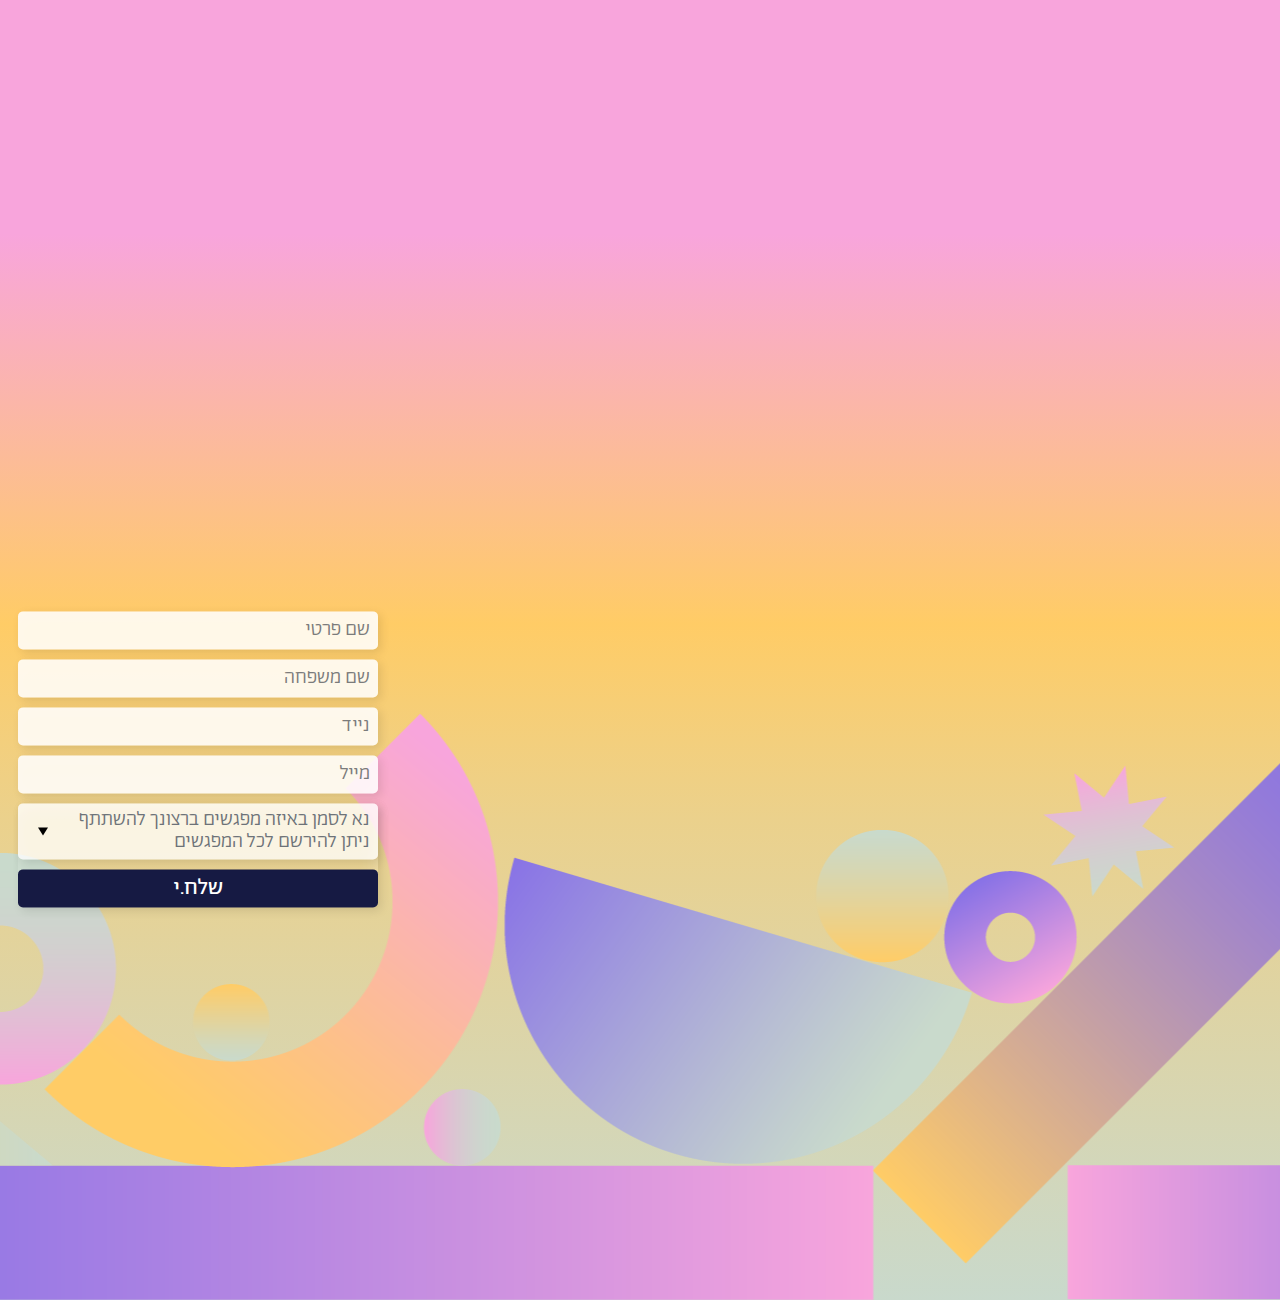
<file: index.html>
<!DOCTYPE html>
<html lang="he-IL" dir="rtl">
<head>
    <meta charset="UTF-8">
    <meta name="viewport" content="width=device-width, initial-scale=1.0">
    <title>Home</title>
    <link rel="stylesheet" href="css/libs.css">
    <link rel="stylesheet" href="css/style.css">
</head>
<body class="short-page">
    <div class="home-page">
        <header class="header">
            <div class="container">
                <div class="header__inner">
                    <div class="header__logo">
                        <a href="./">
                            <img src="images/logo.svg" alt="logo">
                        </a>
                    </div>
                    <button class="header__menu-btn"><span></span></button>
                    <div class="header__links">
                        <a class="header__link" href="#">ربي / עב׳</a>
                        <a class="header__btn" href="#">הרשמה לבצלאל</a>
                    </div>
                </div>
                <div class="header__menu">
                    <button class="header__menu-close"></button>
                    <ul class="header__menu-list">
                        <li><a href="#">המחלקות שלנו</a></li>
                        <li><a href="#">לאיזו מחלקה
                            כדאי לי להירשם</a></li>
                            <li><a href="#"> למה בצלאל</a></li>
                            <li><a href="#"> תהליך ההרשמה</a></li>
                            <li><a href="#"> לו״ז יום פתוח</a></li>
                    </ul>
                    <a class="header__menu-link " href="#">הרשמה לבצלאל</a>
    
                </div>
            </div>
        </header>
    
        
        <section class="main-page">
            <div class="container">
                <div class="main-page__inner">
                    <aside class="aside">
                        <nav class="main-page__nav navigation">
                            <ul>
                                <li class="animate-wrapper"><a href="#" style="animation-delay: 1s">המחלקות שלנו</a></li>
                                <li class="animate-wrapper"><a href="#" style="animation-delay: 1.1s">לאיזו מחלקה
                                    כדאי לי להירשם </a></li>
                                <li class="animate-wrapper"><a href="#" style="animation-delay: 1.2s"> למה בצלאל</a></li>
                                <li class="animate-wrapper"><a href="#" style="animation-delay: 1.3s"> תהליך ההרשמה </a></li>
                                <li class="animate-wrapper"><a href="#" style="animation-delay: 1.4s">לו״ז יום פתוח </a></li>
                            </ul>
                        </nav>
                    </aside>
                    <div class="main-page__head">
                        <h1 class="main-page__title">
                            <div class="animate-wrapper">
                                <div class="line"  style="animation-delay: .3s">
                                    <span>תמיד כאן,</span>
                                </div>
                            </div>
                            <div class="animate-wrapper">
                                <div class="line"  style="animation-delay: .5s">
                                    תמיד <strong>בצלאל</strong>
                                </div>
                            </div>
                        </h1>
                        <div class="animate-wrapper">
                            <h2 class="main-page__subtitle" style="animation-delay: .7s">יום פתוח מקוון שלישי <span class="number">29.12</span></h2>
                        </div>
                    </div>
                    <div class="main-page__mobile-img">
                        <img src="images/mobile.png" alt="bg">
                    </div>
                    <div class="main-page__form form-home">
                        <div class="animate-wrapper">
                            <h3 class="main-page__form-title" style="animation-delay: 1.6s">הדרך שלך מתחילה כאן:</h3>
                        </div>
                        <form action="#" style="animation-delay: 1.8s">
                            <div class="main-page__form-item">
                                <input type="text" placeholder="שם פרטי">
                            </div>
                            <div class="main-page__form-item">
                                <input type="text" placeholder="שם משפחה">
                            </div>
                            <div class="main-page__form-item">
                                <input type="text" placeholder="נייד">
                            </div>
                            <div class="main-page__form-item">
                                <input type="text" placeholder="מייל">
                            </div>
                            <div class="main-page__list">
                                <div class="main-page__list-head">
                                    <div class="main-page__list-subtitle">
                                        <span>נא לסמן באיזה מפגשים ברצונך להשתתף</span>
                                    </div>
                                    <div class="main-page__list-title">
                                        <strong> ניתן להירשם לכל המפגשים</strong>
                                    </div>
                                </div>
                                
                                <ul class="main-page__list-items">
                                    <li class="main-page__form-checkbox">
                                        <label>
    
                                            <input type="checkbox">
                                            מפגש עם המנהל האקדמי:
                                            <br>
                                            תהליך ההרשמה ותנאי הקבלה
                                        </label>
                                    </li>
                                    <li class="main-page__form-checkbox">
                                        <label>
                                            <input type="checkbox">
                                            מפגש עם דקנאט הסטודנטים: מלגות, מעונות, סיוע כלכלי וחברתי
                                        </label>
                                    </li>
                                    <li class="main-page__form-checkbox">
                                        <label>
                                            <input type="checkbox">
                                            מפגש במחלקה לעיצוב תעשייתי
                                        </label>
                                    </li>
                                    <li class="main-page__form-checkbox">
                                        <label>
                                            <input type="checkbox">
                                            מפגש במחלקה לעיצוב קרמי וזכוכית
                                        </label>
                                    </li>
                                    <li class="main-page__form-checkbox">
                                        <label>
                                            <input type="checkbox">
                                            מפגש במחלקה לתרבות חזותית וחומרית
                                        </label>
                                    </li>
                                    <li class="main-page__form-checkbox">
                                        <label>
                                            <input type="checkbox">
                                            מפגש במחלקה לתרבות חזותית וחומרית
                                        </label>
                                    </li>
                                    <li class="main-page__form-checkbox">
                                        <label>
                                            <input type="checkbox">
                                            מפגש במחלקה לצילום
                                        </label>
                                    </li>
                                    <li class="main-page__form-checkbox">
                                        <label>
                                            <input type="checkbox">
                                            מפגש במחלקה לארכיטקטורה
                                        </label>
                                    </li>
                                    <li class="main-page__form-checkbox">
                                        <label>
                                            <input type="checkbox">
                                            מפגש במחלקה לאמנויות המסך
                                        </label>
                                    </li>
                                    <li class="main-page__form-checkbox">
                                        <label>
                                            <input type="checkbox">
                                            מפגש במחלקה לצורפות ואופנה
                                        </label>
                                    </li>
                                    <li class="main-page__form-checkbox">
                                        <label>
                                            <input type="checkbox">
                                            מפגש במחלקה לתקשורת חזותית
                                        </label>
                                    </li>
                                    <li class="main-page__form-checkbox">
                                        <label>
                                            <input type="checkbox">
                                            מפגש במחלקה לאמנות
                                        </label>
                                    </li>
                                </ul>
                                
                                <button class="main-page__form-btn btn">שלח.י</button>
                            </div>
                        </form>
                    </div>
                </div>
            </div>
        </section>
    </div>
    

    <script src="js/libs.js"></script>
    <script src="js/main.js"></script>
</body>
</html>
</file>
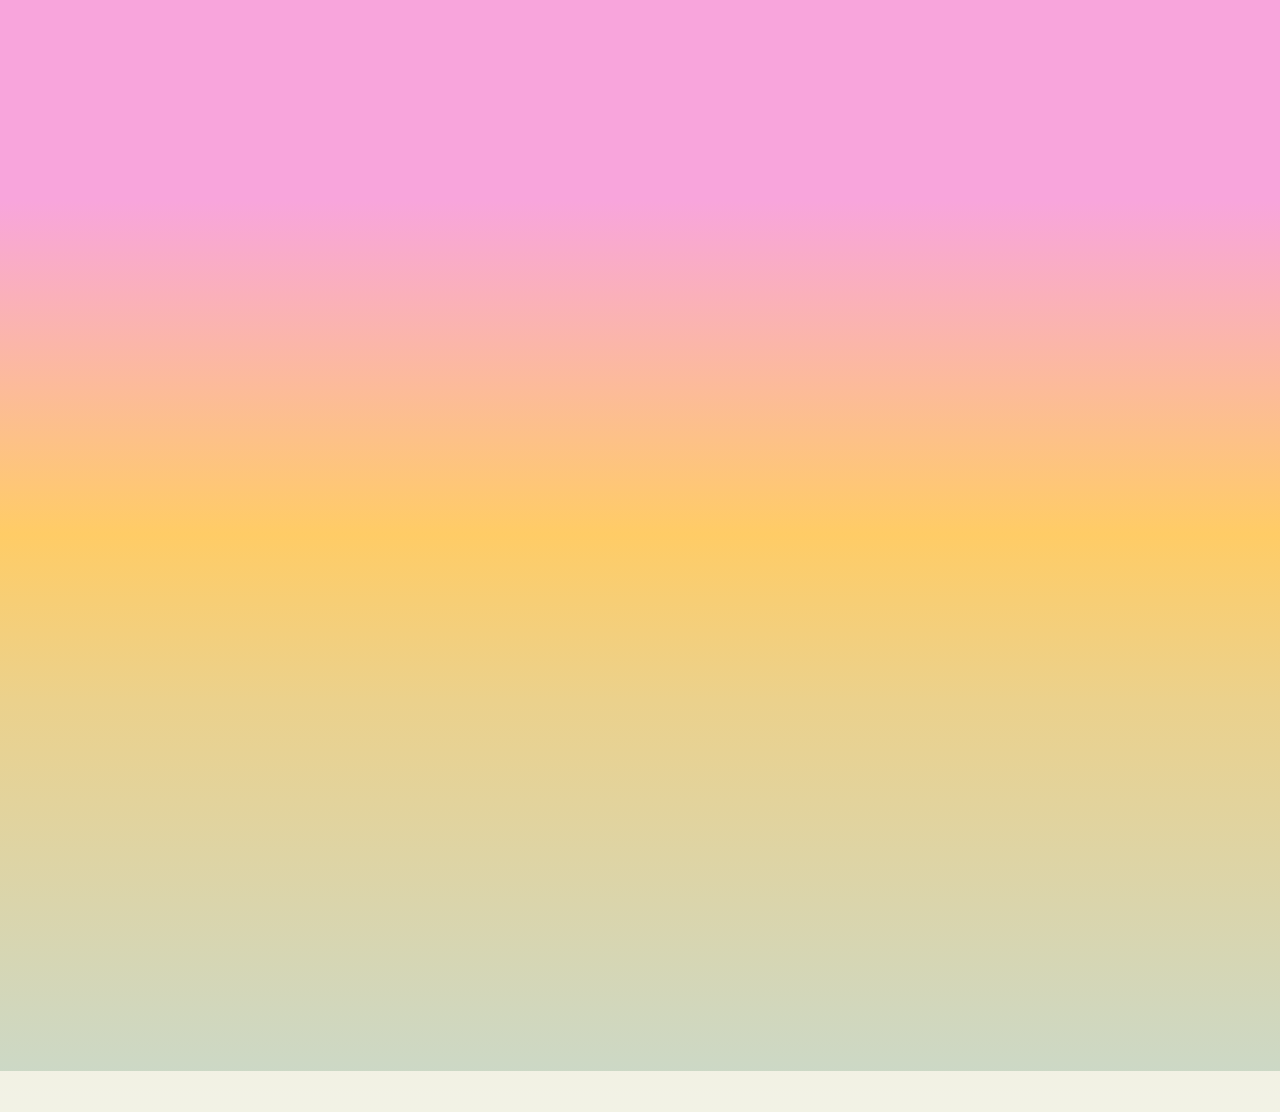
<file: 3.html>
<!DOCTYPE html>
<html lang="he-IL" dir="rtl">
<head>
    <meta charset="UTF-8">
    <meta name="viewport" content="width=device-width, initial-scale=1.0">
    <title>Home</title>
    <link rel="stylesheet" href="css/libs.css">
    <link rel="stylesheet" href="css/style.css">
    <link rel="stylesheet" href="https://unpkg.com/aos@next/dist/aos.css" />
</head>
<body class="short-page">
    <header class="header">
        <div class="container">
            <div class="header__inner">
                <div class="header__logo">
                    <a href="./">
                        <img src="images/logo.svg" alt="logo">
                    </a>
                </div>
                <button class="header__menu-btn"><span></span></button>
                <div class="header__links">
                    <a class="header__link" href="#">ربي / עב׳</a>
                    <a class="header__btn" href="#">הרשמה לבצלאל</a>
                </div>
            </div>
            <div class="header__menu">
                <button class="header__menu-close"></button>
                <ul class="header__menu-list">
                    <li><a href="#">המחלקות שלנו</a></li>
                    <li><a href="#">לאיזו מחלקה
                        כדאי לי להירשם</a></li>
                        <li><a href="#"> למה בצלאל</a></li>
                        <li><a href="#"> תהליך ההרשמה</a></li>
                        <li><a href="#"> לו״ז יום פתוח</a></li>
                </ul>
                <a class="header__menu-link " href="#">הרשמה לבצלאל</a>

            </div>
        </div>
    </header>

    
    <section class="main-page">
        <div class="container">
            <div class="main-page__inner inner-page">
                <aside class="aside">
                    <nav class="main-page__nav navigation">
                        <ul>
                            <li class="animate-wrapper"><a href="#" style="animation-delay: 1s">המחלקות שלנו</a></li>
                            <li class="animate-wrapper"><a href="#" style="animation-delay: 1.1s">לאיזו מחלקה
                                כדאי לי להירשם </a></li>
                            <li class="animate-wrapper"><a href="#" style="animation-delay: 1.2s"> למה בצלאל</a></li>
                            <li class="animate-wrapper"><a href="#" style="animation-delay: 1.3s"> תהליך ההרשמה </a></li>
                            <li class="animate-wrapper"><a href="#" style="animation-delay: 1.4s">לו״ז יום פתוח </a></li>
                        </ul>
                    </nav>
                </aside>
                <div class="text-page">
                    <div class="text-page__content">
                        <h1 class="text-page__title">
                            <span class="animate-wrapper"><span style="animation-delay: 1.5s">לאיזו</span></span >
                            <span class="animate-wrapper"><span style="animation-delay: 1.7s">מחלקה</span></span >
                            <span class="animate-wrapper"><span style="animation-delay: 1.9s">כדאי&nbsp;לי</span></span >
                            <span class="animate-wrapper"><span style="animation-delay: 2.1s">להירשם</span></span >
                        </h1>
                        <div class="text-page__text">
                            <div class="animate-wrapper">
                                <p style="animation-delay: 2s">
                                    <a href="#">Link in text</a>
                                    מועמדים ומועמדות רבים מגיעים למעמד היום הפתוח מתוך רצון ללמוד בבצלאל אך מתלבטים לגבי המחלקה בה ירצו לבחור. במצבים רבים, גם מועמדים שהגיעו ליום פתוח עם החלטה מגובשת, לאחר חשיפה למחלקות נוספות וחדשות קיבלו החלטה ששינתה להם את החיים.
                                </p>
                            </div>
                            <div class="animate-wrapper">
                                <p style="animation-delay: 2.2s">
                                    לשם כך, תוכנן הלו"ז של היום הפתוח באופן שיאפשר לך להתרשם ממגוון מחלקות, להיפגש עם ראשי המחלקות ולקבל תשובות לכל השאלות. אין מגבלה לכמות המפגשים אליהם ניתן להירשם – ואנו אף ממליצים להיחשף לכמה שיותר מחלקות. 
                                </p>
                            </div>
                            <div class="animate-wrapper">
                                <p style="animation-delay: 2.4s">
                                    <a href="#">Long very long Link in text</a>
                                    גם במעמד ההרשמה עצמו, בצלאל מעודדת אותך להגיש מועמדות לשתי מחלקות, ובכך להגדיל את סיכויי הקבלה שלך לאקדמיה. אלו שיתקבלו לשתי המחלקות, יוכלו לבחור לאיזו מחלקה לממש את הקבלה. 
                                </p>
                            </div>
                        </div>
                    </div>
                    <div class="scroll-top text-page__scroll-top">
                        <img src="images/triangle-top.svg" alt="Scroll to Top">
                    </div>
                </div>
            </div>
        </div>
    </section>

    

    <div class="modal">
        <button class="modal__close"><span></span></button>
        <div class="modal__content">
            <div class="modal__title">תקשורת חזותית</div>
            <div class="modal__text">
                <p>
                    בכל תחומי העשייה המגוונים במחלקה, בין אם יהיה זה עיצוב ספר, עיצוב אתר אינטרנט, איור, מסע פרסום, משחק מחשב או אריזה לערוץ טלוויזיה, בבסיסה של היצירה נמצא תמיד אותו פלא, אותו קסם, הקרוי תקשורת חזותית. אותו מהלך בו עוברים מסרים, רעיונות, תחושות ומידע באמצעות צורה. אותה שפה העושה שימוש בחומר, צבע, תנועה, צליל, אות ודימוי.  <br>
האתגר העומד בפנינו, כיוצרים בתחומי התקשורת החזותית, הוא ההכרח ללכת בתלם ומחוצה לו בעת ובעונה אחת. בכדי לתקשר, אנו פועלים בתוך המכנה המשותף, בתוך מוסכמות השפה. בד בבד, בכדי לחדש, בכדי להיות מקוריים ומפתיעים, אנחנו מחויבים לפרוץ את המסגרת, לבעוט ולבטל את חומות התלמים החרושים, ולפלס את הדרך אל מחוץ לקונבנציה. 
                </p>
                <p>
                    הלימודים במחלקה מתחילים בשנתיים ראשונות של לימודי חובה ביסודות העיצוב והתקשורת החזותית.  במהלך השנים ג' ו-ד' תכנית הלימודים היא גמישה ואישית. כל סטודנט בוחר אם להתמחות בתחום מסוים או לעסוק במספר תחומים באופן רחב ומגוון יותר. הסטודנטים יכולים להתמקד באחד מתחומי הידע שהמחלקה עוסקת בהם: עיצוב גרפי, טיפוגרפיה, מיתוג, עיצוב אינטראקטיבי ו־UX/UI, איור, משחקים, עיצוב בתנועה ועוד. לחילופין, הם יכולים לבחור להרכיב מערכת לימודים המשלבת בין שני תחומי ידע או או יותר. 
                    השילוב בין תחומי הידע, בין אם במבנה ותכני הקורסים עצמם ובין אם בבחירת קורסים מתחומים שונים, מעודד יצירה רב־תחומית, היכרות רחבה עם עולם התקשורת החזותית, ורסטיליות ובעיקר יכולת תנועה עתידית בין התחומים השונים. <br>
                    בלימודיהם במחלקה מתנסים הסטודנטים בטכניקות מסורתיות לצד עשייה בקדמת הטכנולוגיה. הקשר שבין היד הרושמת, הנוגעת בחומר, והממשק העתידני הטכנולוגי, הוא אחד מעקרונות היסוד של המחלקה. <br>
                    תכנית הלימודים במחלקה מעודדת יצירה פורצת גבולות, חוקרת, וניסיונית ללא כל ויתור על הקניית מקצוענות, מיומנות גבוהה ויכולת עבודה מעשית. בנוסף, אנו מבקשים לחנך את הסטודנטים לחשיבה ביקורתית ואתית ולחתירה מתמדת למצוינות ולחדשנות. כל אלה מתקיימים בסביבה פעילה ודינמית ובה דיון ער, אירועים מחלקתיים רבים, הרצאות, תערוכות, סדנאות אורח ופעילות בינלאומית ענפה. <br>
                    המחלקה מבקשת להקנות לבוגריה יכולת למידה עתידית בתנאים משתנים ולהכשירם להיות מעצבים פעילים, מנהיגים ויזמים שישנו את פני המרחב החזותי בישראל. 
                </p>
            </div>
        </div>
    </div>

    
    
    <div class="video-page__wrapper">
        <div class="form-wrapper" style="animation-delay: 1.5s">
            <section class="main-page__form bottom-form">
                <div class="container">
                    <form action="#" style="animation-delay: 1.8s">
                        <div class="main-page__form-item">
                            <input type="text" placeholder="שם מלא">
                        </div>
                        <div class="main-page__form-item">
                            <input type="text" placeholder="נייד">
                        </div>
                        <div class="main-page__form-item">
                            <input type="text" placeholder="מייל">
                        </div>
                        <div class="main-page__form-item">
                            <input type="text" placeholder="מייל">
                        </div>
                        <div class="main-page__list">
                            <div class="main-page__list-head">
                                <div class="main-page__list-subtitle">
                                    <span>באיזה מפגשים ברצונך להשתתף </span>
                                </div>
                            </div>
                            
                            <ul class="main-page__list-items">
                                <li class="main-page__form-checkbox">
                                    <label>
    
                                        <input type="checkbox">
                                        מפגש עם המנהל האקדמי:
                                        <br>
                                        תהליך ההרשמה ותנאי הקבלה
                                    </label>
                                </li>
                                <li class="main-page__form-checkbox">
                                    <label>
                                        <input type="checkbox">
                                        מפגש עם דקנאט הסטודנטים: מלגות, מעונות, סיוע כלכלי וחברתי
                                    </label>
                                </li>
                                <li class="main-page__form-checkbox">
                                    <label>
                                        <input type="checkbox">
                                        מפגש במחלקה לעיצוב תעשייתי
                                    </label>
                                </li>
                                <li class="main-page__form-checkbox">
                                    <label>
                                        <input type="checkbox">
                                        מפגש במחלקה לעיצוב קרמי וזכוכית
                                    </label>
                                </li>
                                <li class="main-page__form-checkbox">
                                    <label>
                                        <input type="checkbox">
                                        מפגש במחלקה לתרבות חזותית וחומרית
                                    </label>
                                </li>
                                <li class="main-page__form-checkbox">
                                    <label>
                                        <input type="checkbox">
                                        מפגש במחלקה לתרבות חזותית וחומרית
                                    </label>
                                </li>
                                <li class="main-page__form-checkbox">
                                    <label>
                                        <input type="checkbox">
                                        מפגש במחלקה לצילום
                                    </label>
                                </li>
                                <li class="main-page__form-checkbox">
                                    <label>
                                        <input type="checkbox">
                                        מפגש במחלקה לארכיטקטורה
                                    </label>
                                </li>
                                <li class="main-page__form-checkbox">
                                    <label>
                                        <input type="checkbox">
                                        מפגש במחלקה לאמנויות המסך
                                    </label>
                                </li>
                                <li class="main-page__form-checkbox">
                                    <label>
                                        <input type="checkbox">
                                        מפגש במחלקה לצורפות ואופנה
                                    </label>
                                </li>
                                <li class="main-page__form-checkbox">
                                    <label>
                                        <input type="checkbox">
                                        מפגש במחלקה לתקשורת חזותית
                                    </label>
                                </li>
                                <li class="main-page__form-checkbox">
                                    <label>
                                        <input type="checkbox">
                                        מפגש במחלקה לאמנות
                                    </label>
                                </li>
                            </ul>
                            
                        </div>
                        <button class="main-page__form-btn btn">הרשמה למפגש המקוון</button>
                    </form>
                </div>
            </section>
        </div>
    </div>

    <div class="page-form-mobile">
        <div class="page-form-mobile__title">
            הרשמה למפגש מקוון
        </div>
        <div class="container">
            <div class="main-page__form">
                <div class="animate-wrapper">
                    <h3 class="main-page__form-title" style="animation-delay: 1.6s">הדרך שלך מתחילה כאן:</h3>
                </div>
                <form action="#" style="animation-delay: 1.8s">
                    <div class="main-page__form-item">
                        <input type="text" placeholder="שם פרטי">
                    </div>
                    <div class="main-page__form-item">
                        <input type="text" placeholder="שם משפחה">
                    </div>
                    <div class="main-page__form-item">
                        <input type="text" placeholder="נייד">
                    </div>
                    <div class="main-page__form-item">
                        <input type="text" placeholder="מייל">
                    </div>
                    <div class="main-page__list">
                        <div class="main-page__list-head">
                            <div class="main-page__list-subtitle">
                                <span>נא לסמן באיזה מפגשים ברצונך להשתתף</span>
                            </div>
                            <div class="main-page__list-title">
                                <strong> ניתן להירשם לכל המפגשים</strong>
                            </div>
                        </div>
                        
                        <ul class="main-page__list-items">
                            <li class="main-page__form-checkbox">
                                <label>
    
                                    <input type="checkbox">
                                    מפגש עם המנהל האקדמי:
                                    <br>
                                    תהליך ההרשמה ותנאי הקבלה
                                </label>
                            </li>
                            <li class="main-page__form-checkbox">
                                <label>
                                    <input type="checkbox">
                                    מפגש עם דקנאט הסטודנטים: מלגות, מעונות, סיוע כלכלי וחברתי
                                </label>
                            </li>
                            <li class="main-page__form-checkbox">
                                <label>
                                    <input type="checkbox">
                                    מפגש במחלקה לעיצוב תעשייתי
                                </label>
                            </li>
                            <li class="main-page__form-checkbox">
                                <label>
                                    <input type="checkbox">
                                    מפגש במחלקה לעיצוב קרמי וזכוכית
                                </label>
                            </li>
                            <li class="main-page__form-checkbox">
                                <label>
                                    <input type="checkbox">
                                    מפגש במחלקה לתרבות חזותית וחומרית
                                </label>
                            </li>
                            <li class="main-page__form-checkbox">
                                <label>
                                    <input type="checkbox">
                                    מפגש במחלקה לתרבות חזותית וחומרית
                                </label>
                            </li>
                            <li class="main-page__form-checkbox">
                                <label>
                                    <input type="checkbox">
                                    מפגש במחלקה לצילום
                                </label>
                            </li>
                            <li class="main-page__form-checkbox">
                                <label>
                                    <input type="checkbox">
                                    מפגש במחלקה לארכיטקטורה
                                </label>
                            </li>
                            <li class="main-page__form-checkbox">
                                <label>
                                    <input type="checkbox">
                                    מפגש במחלקה לאמנויות המסך
                                </label>
                            </li>
                            <li class="main-page__form-checkbox">
                                <label>
                                    <input type="checkbox">
                                    מפגש במחלקה לצורפות ואופנה
                                </label>
                            </li>
                            <li class="main-page__form-checkbox">
                                <label>
                                    <input type="checkbox">
                                    מפגש במחלקה לתקשורת חזותית
                                </label>
                            </li>
                            <li class="main-page__form-checkbox">
                                <label>
                                    <input type="checkbox">
                                    מפגש במחלקה לאמנות
                                </label>
                            </li>
                        </ul>
                        
                        <button class="main-page__form-btn btn">שלח.י</button>
                    </div>
                </form>
            </div>
        </div>
    </div>

    
    <script src="https://unpkg.com/aos@next/dist/aos.js"></script>
    <script>
        AOS.init({
            duration: 1000
        });
    </script>
    <script src="js/libs.js"></script>
    <script src="js/main.js"></script>
</body>
</html>
</file>
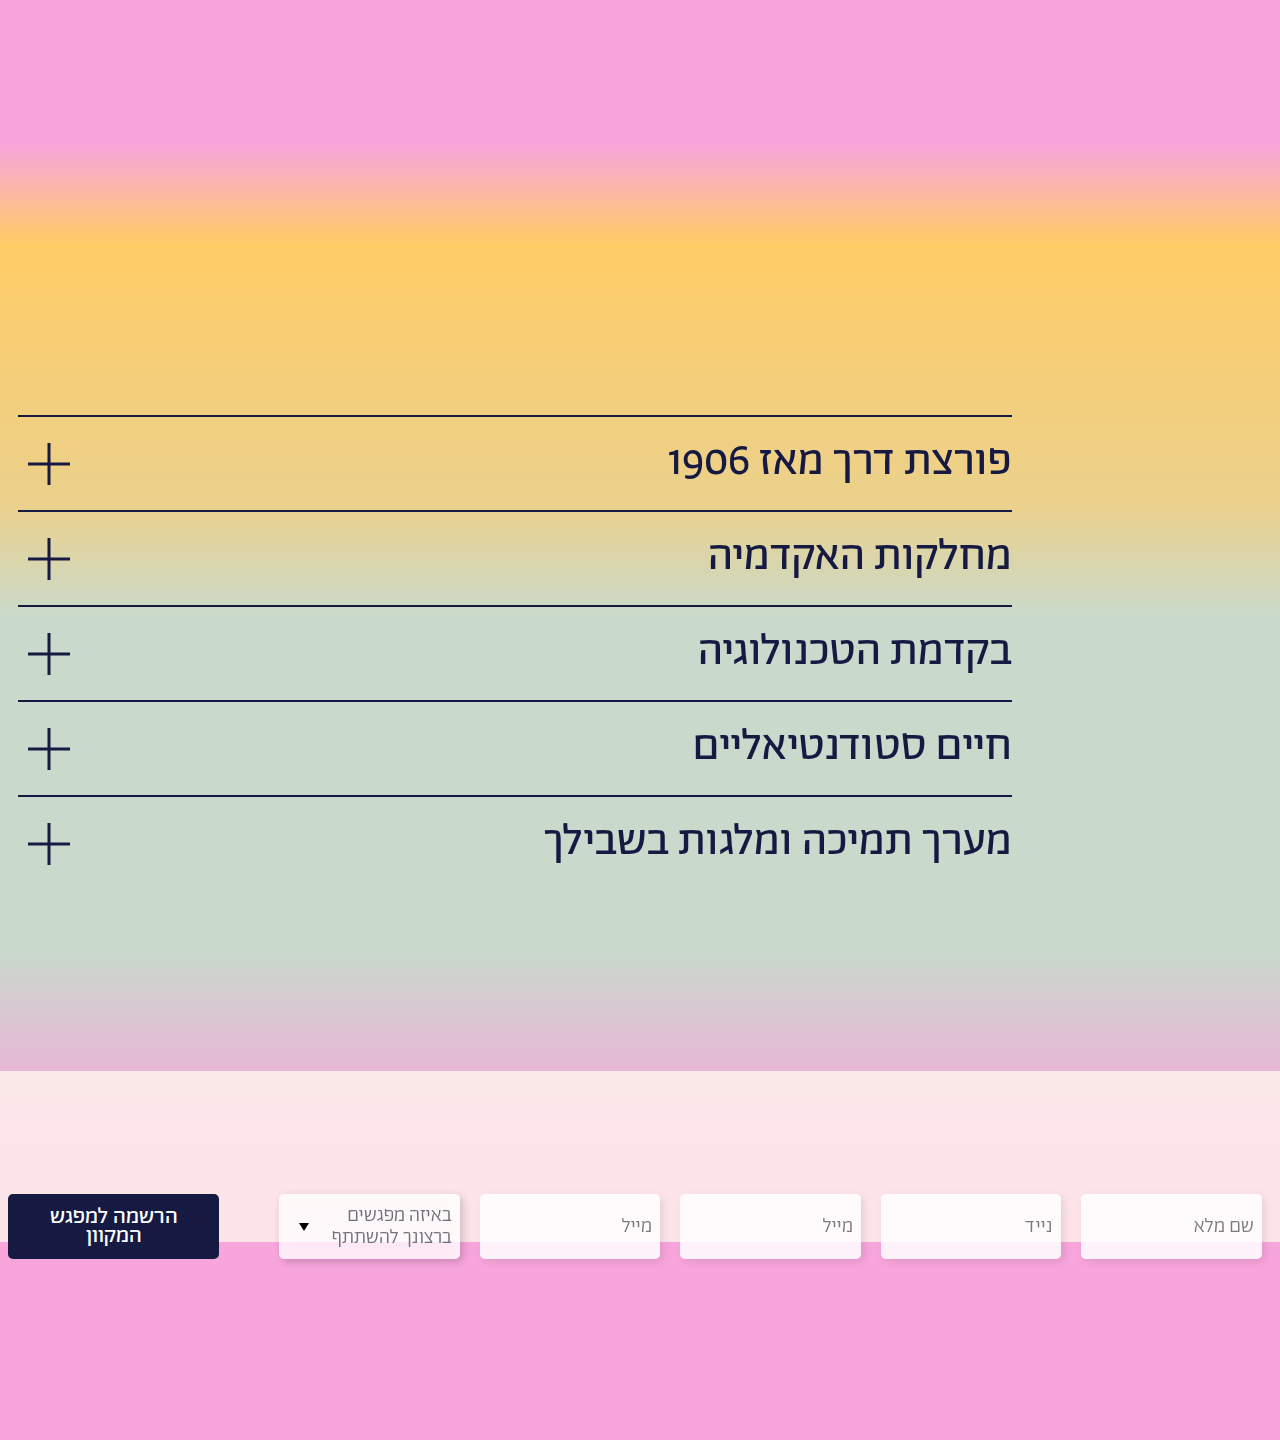
<file: 4.html>
<!DOCTYPE html>
<html lang="he-IL" dir="rtl">
<head>
    <meta charset="UTF-8">
    <meta name="viewport" content="width=device-width, initial-scale=1.0">
    <title>Home</title>
    <link rel="stylesheet" href="css/libs.css">
    <link rel="stylesheet" href="css/style.css">
    <link rel="stylesheet" href="https://unpkg.com/aos@next/dist/aos.css" />
</head>
<body>
    <header class="header">
        <div class="container">
            <div class="header__inner">
                <div class="header__logo">
                    <a href="./">
                        <img src="images/logo.svg" alt="logo">
                    </a>
                </div>
                <button class="header__menu-btn"><span></span></button>
                <div class="header__links">
                    <a class="header__link" href="#">ربي / עב׳</a>
                    <a class="header__btn" href="#">הרשמה לבצלאל</a>
                </div>
            </div>
            <div class="header__menu">
                <button class="header__menu-close"></button>
                <ul class="header__menu-list">
                    <li><a href="#">המחלקות שלנו</a></li>
                    <li><a href="#">לאיזו מחלקה
                        כדאי לי להירשם</a></li>
                        <li><a href="#"> למה בצלאל</a></li>
                        <li><a href="#"> תהליך ההרשמה</a></li>
                        <li><a href="#"> לו״ז יום פתוח</a></li>
                </ul>
                <a class="header__menu-link " href="#">הרשמה לבצלאל</a>

            </div>
        </div>
    </header>

    
    <section class="main-page">
        <div class="container">
            <div class="main-page__inner inner-page page__wrapper">
                <aside class="aside">
                    <nav class="main-page__nav navigation">
                        <ul>
                            <li class="animate-wrapper"><a href="#" style="animation-delay: 1s">המחלקות שלנו</a></li>
                            <li class="animate-wrapper"><a href="#" style="animation-delay: 1.1s">לאיזו מחלקה
                                כדאי לי להירשם </a></li>
                            <li class="animate-wrapper"><a href="#" style="animation-delay: 1.2s"> למה בצלאל</a></li>
                            <li class="animate-wrapper"><a href="#" style="animation-delay: 1.3s"> תהליך ההרשמה </a></li>
                            <li class="animate-wrapper"><a href="#" style="animation-delay: 1.4s">לו״ז יום פתוח </a></li>
                        </ul>
                    </nav>
                </aside>
                <div class="accordion page">
                    <div class="page__content accordion__wrapper">
                        <div class="animate-wrapper">
                            <h1 class="accordion__title page__title" style="animation-delay: 1.6s;">למה בצלאל</h1>
                        </div>
                        <ul class="page__items">
                            <li class="page__item-wrapper" data-aos="fade-up" data-aos-offset="100" data-aos-delay="300">
                                <div class="top-line" data-aos="line" data-aos-offset="100" data-aos-delay="200" data-aos-duration="2500"></div>
                                <div class="page__item">
                                    <div class="page__item-title">פורצת דרך מאז 1906</div>
                                    <div class="accordion__content">
                                        <p>
                                            מועמדים ומועמדות רבים מגיעים למעמד היום הפתוח מתוך רצון ללמוד בבצלאל אך מתלבטים לגבי המחלקה בה ירצו לבחור. במצבים רבים, גם מועמדים שהגיעו ליום פתוח עם החלטה מגובשת, לאחר חשיפה למחלקות נוספות וחדשות קיבלו החלטה ששינתה להם את החיים.
                                        </p>
                                        <p>
                                            לשם כך, תוכנן הלו"ז של היום הפתוח באופן שיאפשר לך להתרשם ממגוון מחלקות, להיפגש עם ראשי המחלקות ולקבל תשובות לכל השאלות. אין מגבלה לכמות המפגשים אליהם ניתן להירשם – ואנו אף ממליצים להיחשף לכמה שיותר מחלקות. 
                                        </p>
                                        <p>
                                            גם במעמד ההרשמה עצמו, בצלאל מעודדת אותך להגיש מועמדות לשתי מחלקות, ובכך להגדיל את סיכויי הקבלה שלך לאקדמיה. אלו שיתקבלו לשתי המחלקות, יוכלו לבחור לאיזו מחלקה לממש את הקבלה. 
                                        </p>
                                    </div>
                                    <button class="accordion__btn"></button>
                                </div>
                            </li>
                        
                            <li class="page__item-wrapper" data-aos="fade-up" data-aos-offset="100" data-aos-delay="300">
                                <div class="top-line" data-aos="line" data-aos-offset="100" data-aos-delay="300" data-aos-duration="2500"></div>
                                <div class="page__item">
                                    <div class="page__item-title">מחלקות האקדמיה</div>
                                    <div class="accordion__content">
                                        <p>
                                            מועמדים ומועמדות רבים מגיעים למעמד היום הפתוח מתוך רצון ללמוד בבצלאל אך מתלבטים לגבי המחלקה בה ירצו לבחור. במצבים רבים, גם מועמדים שהגיעו ליום פתוח עם החלטה מגובשת, לאחר חשיפה למחלקות נוספות וחדשות קיבלו החלטה ששינתה להם את החיים.
                                        </p>
                                        <p>
                                            לשם כך, תוכנן הלו"ז של היום הפתוח באופן שיאפשר לך להתרשם ממגוון מחלקות, להיפגש עם ראשי המחלקות ולקבל תשובות לכל השאלות. אין מגבלה לכמות המפגשים אליהם ניתן להירשם – ואנו אף ממליצים להיחשף לכמה שיותר מחלקות. 
                                        </p>
                                        <p>
                                            גם במעמד ההרשמה עצמו, בצלאל מעודדת אותך להגיש מועמדות לשתי מחלקות, ובכך להגדיל את סיכויי הקבלה שלך לאקדמיה. אלו שיתקבלו לשתי המחלקות, יוכלו לבחור לאיזו מחלקה לממש את הקבלה. 
                                        </p>
                                    </div>
                                    <button class="accordion__btn"></button>
                                </div>
                            </li>
                        
                            <li class="page__item-wrapper" data-aos="fade-up" data-aos-offset="100" data-aos-delay="300">
                                <div class="top-line" data-aos="line" data-aos-offset="100" data-aos-delay="400" data-aos-duration="2500"></div>
                                <div class="page__item">
                                    <div class="page__item-title">בקדמת הטכנולוגיה</div>
                                    <div class="accordion__content">
                                        <p>
                                            מועמדים ומועמדות רבים מגיעים למעמד היום הפתוח מתוך רצון ללמוד בבצלאל אך מתלבטים לגבי המחלקה בה ירצו לבחור. במצבים רבים, גם מועמדים שהגיעו ליום פתוח עם החלטה מגובשת, לאחר חשיפה למחלקות נוספות וחדשות קיבלו החלטה ששינתה להם את החיים.
                                        </p>
                                        <p>
                                            לשם כך, תוכנן הלו"ז של היום הפתוח באופן שיאפשר לך להתרשם ממגוון מחלקות, להיפגש עם ראשי המחלקות ולקבל תשובות לכל השאלות. אין מגבלה לכמות המפגשים אליהם ניתן להירשם – ואנו אף ממליצים להיחשף לכמה שיותר מחלקות. 
                                        </p>
                                        <p>
                                            גם במעמד ההרשמה עצמו, בצלאל מעודדת אותך להגיש מועמדות לשתי מחלקות, ובכך להגדיל את סיכויי הקבלה שלך לאקדמיה. אלו שיתקבלו לשתי המחלקות, יוכלו לבחור לאיזו מחלקה לממש את הקבלה. 
                                        </p>
                                    </div>
                                    <button class="accordion__btn"></button>
                                </div>
                            </li>
                        
                            <li class="page__item-wrapper" data-aos="fade-up" data-aos-offset="100" data-aos-delay="300">
                                <div class="top-line" data-aos="line" data-aos-offset="100" data-aos-delay="500" data-aos-duration="2500"></div>
                                <div class="page__item">
                                    <div class="page__item-title">חיים סטודנטיאליים</div>
                                    <div class="accordion__content">
                                        <p>
                                            מועמדים ומועמדות רבים מגיעים למעמד היום הפתוח מתוך רצון ללמוד בבצלאל אך מתלבטים לגבי המחלקה בה ירצו לבחור. במצבים רבים, גם מועמדים שהגיעו ליום פתוח עם החלטה מגובשת, לאחר חשיפה למחלקות נוספות וחדשות קיבלו החלטה ששינתה להם את החיים.
                                        </p>
                                        <p>
                                            לשם כך, תוכנן הלו"ז של היום הפתוח באופן שיאפשר לך להתרשם ממגוון מחלקות, להיפגש עם ראשי המחלקות ולקבל תשובות לכל השאלות. אין מגבלה לכמות המפגשים אליהם ניתן להירשם – ואנו אף ממליצים להיחשף לכמה שיותר מחלקות. 
                                        </p>
                                        <p>
                                            גם במעמד ההרשמה עצמו, בצלאל מעודדת אותך להגיש מועמדות לשתי מחלקות, ובכך להגדיל את סיכויי הקבלה שלך לאקדמיה. אלו שיתקבלו לשתי המחלקות, יוכלו לבחור לאיזו מחלקה לממש את הקבלה. 
                                        </p>
                                    </div>
                                    <button class="accordion__btn"></button>
                                </div>
                            </li>
                        
                            <li class="page__item-wrapper" data-aos="fade-up" data-aos-offset="100" data-aos-delay="300">
                                <div class="top-line" data-aos="line" data-aos-offset="100" data-aos-delay="600" data-aos-duration="2500"></div>
                                <div class="page__item">
                                    <div class="page__item-title">מערך תמיכה ומלגות בשבילך</div>
                                    <div class="accordion__content">
                                        <p>
                                            מועמדים ומועמדות רבים מגיעים למעמד היום הפתוח מתוך רצון ללמוד בבצלאל אך מתלבטים לגבי המחלקה בה ירצו לבחור. במצבים רבים, גם מועמדים שהגיעו ליום פתוח עם החלטה מגובשת, לאחר חשיפה למחלקות נוספות וחדשות קיבלו החלטה ששינתה להם את החיים.
                                        </p>
                                        <p>
                                            לשם כך, תוכנן הלו"ז של היום הפתוח באופן שיאפשר לך להתרשם ממגוון מחלקות, להיפגש עם ראשי המחלקות ולקבל תשובות לכל השאלות. אין מגבלה לכמות המפגשים אליהם ניתן להירשם – ואנו אף ממליצים להיחשף לכמה שיותר מחלקות. 
                                        </p>
                                        <p>
                                            גם במעמד ההרשמה עצמו, בצלאל מעודדת אותך להגיש מועמדות לשתי מחלקות, ובכך להגדיל את סיכויי הקבלה שלך לאקדמיה. אלו שיתקבלו לשתי המחלקות, יוכלו לבחור לאיזו מחלקה לממש את הקבלה. 
                                        </p>
                                    </div>
                                    <button class="accordion__btn"></button>
                                </div>
                            </li>
                        
                            <li class="page__item-wrapper" data-aos="fade-up" data-aos-offset="100" data-aos-delay="300">
                                <div class="top-line" data-aos="line" data-aos-offset="100" data-aos-delay="700" data-aos-duration="2500"></div>
                                <div class="page__item">
                                    <div class="page__item-title">חילופי סטודנטים</div>
                                    <div class="accordion__content">
                                        <p>
                                            מועמדים ומועמדות רבים מגיעים למעמד היום הפתוח מתוך רצון ללמוד בבצלאל אך מתלבטים לגבי המחלקה בה ירצו לבחור. במצבים רבים, גם מועמדים שהגיעו ליום פתוח עם החלטה מגובשת, לאחר חשיפה למחלקות נוספות וחדשות קיבלו החלטה ששינתה להם את החיים.
                                        </p>
                                        <p>
                                            לשם כך, תוכנן הלו"ז של היום הפתוח באופן שיאפשר לך להתרשם ממגוון מחלקות, להיפגש עם ראשי המחלקות ולקבל תשובות לכל השאלות. אין מגבלה לכמות המפגשים אליהם ניתן להירשם – ואנו אף ממליצים להיחשף לכמה שיותר מחלקות. 
                                        </p>
                                        <p>
                                            גם במעמד ההרשמה עצמו, בצלאל מעודדת אותך להגיש מועמדות לשתי מחלקות, ובכך להגדיל את סיכויי הקבלה שלך לאקדמיה. אלו שיתקבלו לשתי המחלקות, יוכלו לבחור לאיזו מחלקה לממש את הקבלה. 
                                        </p>
                                    </div>
                                    <button class="accordion__btn"></button>
                                </div>
                            </li>
                        
                            <li class="page__item-wrapper" data-aos="fade-up" data-aos-offset="100" data-aos-delay="300">
                                <div class="top-line" data-aos="line" data-aos-offset="100" data-aos-delay="200" data-aos-duration="2500"></div>
                                <div class="page__item">
                                    <div class="page__item-title">פרסים ומוניטין</div>
                                    <div class="accordion__content">
                                        <p>
                                            מועמדים ומועמדות רבים מגיעים למעמד היום הפתוח מתוך רצון ללמוד בבצלאל אך מתלבטים לגבי המחלקה בה ירצו לבחור. במצבים רבים, גם מועמדים שהגיעו ליום פתוח עם החלטה מגובשת, לאחר חשיפה למחלקות נוספות וחדשות קיבלו החלטה ששינתה להם את החיים.
                                        </p>
                                        <p>
                                            לשם כך, תוכנן הלו"ז של היום הפתוח באופן שיאפשר לך להתרשם ממגוון מחלקות, להיפגש עם ראשי המחלקות ולקבל תשובות לכל השאלות. אין מגבלה לכמות המפגשים אליהם ניתן להירשם – ואנו אף ממליצים להיחשף לכמה שיותר מחלקות. 
                                        </p>
                                        <p>
                                            גם במעמד ההרשמה עצמו, בצלאל מעודדת אותך להגיש מועמדות לשתי מחלקות, ובכך להגדיל את סיכויי הקבלה שלך לאקדמיה. אלו שיתקבלו לשתי המחלקות, יוכלו לבחור לאיזו מחלקה לממש את הקבלה. 
                                        </p>
                                    </div>
                                    <button class="accordion__btn"></button>
                                </div>
                            </li>
                        
                            <li class="page__item-wrapper" data-aos="fade-up" data-aos-offset="100" data-aos-delay="300">
                                <div class="top-line" data-aos="line" data-aos-offset="100" data-aos-delay="400" data-aos-duration="2500"></div>
                                <div class="page__item">
                                    <div class="page__item-title">תערוכת בוגרים</div>
                                    <div class="accordion__content">
                                        <p>
                                            מועמדים ומועמדות רבים מגיעים למעמד היום הפתוח מתוך רצון ללמוד בבצלאל אך מתלבטים לגבי המחלקה בה ירצו לבחור. במצבים רבים, גם מועמדים שהגיעו ליום פתוח עם החלטה מגובשת, לאחר חשיפה למחלקות נוספות וחדשות קיבלו החלטה ששינתה להם את החיים.
                                        </p>
                                        <p>
                                            לשם כך, תוכנן הלו"ז של היום הפתוח באופן שיאפשר לך להתרשם ממגוון מחלקות, להיפגש עם ראשי המחלקות ולקבל תשובות לכל השאלות. אין מגבלה לכמות המפגשים אליהם ניתן להירשם – ואנו אף ממליצים להיחשף לכמה שיותר מחלקות. 
                                        </p>
                                        <p>
                                            גם במעמד ההרשמה עצמו, בצלאל מעודדת אותך להגיש מועמדות לשתי מחלקות, ובכך להגדיל את סיכויי הקבלה שלך לאקדמיה. אלו שיתקבלו לשתי המחלקות, יוכלו לבחור לאיזו מחלקה לממש את הקבלה. 
                                        </p>
                                    </div>
                                    <button class="accordion__btn"></button>
                                </div>
                            </li>
                        
                            <li class="page__item-wrapper" data-aos="fade-up" data-aos-offset="100" data-aos-delay="300">
                                <div class="top-line" data-aos="line" data-aos-offset="100" data-aos-delay="400" data-aos-duration="2500"></div>
                                <div class="page__item">
                                    <div class="page__item-title">היום שאחרי</div>
                                    <div class="accordion__content">
                                        <p>
                                            מועמדים ומועמדות רבים מגיעים למעמד היום הפתוח מתוך רצון ללמוד בבצלאל אך מתלבטים לגבי המחלקה בה ירצו לבחור. במצבים רבים, גם מועמדים שהגיעו ליום פתוח עם החלטה מגובשת, לאחר חשיפה למחלקות נוספות וחדשות קיבלו החלטה ששינתה להם את החיים.
                                        </p>
                                        <p>
                                            לשם כך, תוכנן הלו"ז של היום הפתוח באופן שיאפשר לך להתרשם ממגוון מחלקות, להיפגש עם ראשי המחלקות ולקבל תשובות לכל השאלות. אין מגבלה לכמות המפגשים אליהם ניתן להירשם – ואנו אף ממליצים להיחשף לכמה שיותר מחלקות. 
                                        </p>
                                        <p>
                                            גם במעמד ההרשמה עצמו, בצלאל מעודדת אותך להגיש מועמדות לשתי מחלקות, ובכך להגדיל את סיכויי הקבלה שלך לאקדמיה. אלו שיתקבלו לשתי המחלקות, יוכלו לבחור לאיזו מחלקה לממש את הקבלה. 
                                        </p>
                                    </div>
                                    <button class="accordion__btn"></button>
                                </div>
                                <div class="bottom-line" data-aos="line" data-aos-offset="100" data-aos-delay="200" data-aos-duration="2500"></div>
                            </li>
                            
                        </ul>
                    </div>
                    <div class="scroll-top text-page__scroll-top">
                        <img src="images/triangle-top.svg" alt="Scroll to Top">
                    </div>
                </div>
            </div>
        </div>
    </section>

    

    <div class="modal">
        <button class="modal__close"><span></span></button>
        <div class="modal__content">
            <div class="modal__title">תקשורת חזותית</div>
            <div class="modal__text">
                <p>
                    בכל תחומי העשייה המגוונים במחלקה, בין אם יהיה זה עיצוב ספר, עיצוב אתר אינטרנט, איור, מסע פרסום, משחק מחשב או אריזה לערוץ טלוויזיה, בבסיסה של היצירה נמצא תמיד אותו פלא, אותו קסם, הקרוי תקשורת חזותית. אותו מהלך בו עוברים מסרים, רעיונות, תחושות ומידע באמצעות צורה. אותה שפה העושה שימוש בחומר, צבע, תנועה, צליל, אות ודימוי.  <br>
האתגר העומד בפנינו, כיוצרים בתחומי התקשורת החזותית, הוא ההכרח ללכת בתלם ומחוצה לו בעת ובעונה אחת. בכדי לתקשר, אנו פועלים בתוך המכנה המשותף, בתוך מוסכמות השפה. בד בבד, בכדי לחדש, בכדי להיות מקוריים ומפתיעים, אנחנו מחויבים לפרוץ את המסגרת, לבעוט ולבטל את חומות התלמים החרושים, ולפלס את הדרך אל מחוץ לקונבנציה. 

                </p>
                <p>
                    הלימודים במחלקה מתחילים בשנתיים ראשונות של לימודי חובה ביסודות העיצוב והתקשורת החזותית.  במהלך השנים ג' ו-ד' תכנית הלימודים היא גמישה ואישית. כל סטודנט בוחר אם להתמחות בתחום מסוים או לעסוק במספר תחומים באופן רחב ומגוון יותר. הסטודנטים יכולים להתמקד באחד מתחומי הידע שהמחלקה עוסקת בהם: עיצוב גרפי, טיפוגרפיה, מיתוג, עיצוב אינטראקטיבי ו־UX/UI, איור, משחקים, עיצוב בתנועה ועוד. לחילופין, הם יכולים לבחור להרכיב מערכת לימודים המשלבת בין שני תחומי ידע או או יותר. 
                    השילוב בין תחומי הידע, בין אם במבנה ותכני הקורסים עצמם ובין אם בבחירת קורסים מתחומים שונים, מעודד יצירה רב־תחומית, היכרות רחבה עם עולם התקשורת החזותית, ורסטיליות ובעיקר יכולת תנועה עתידית בין התחומים השונים. <br>
                    בלימודיהם במחלקה מתנסים הסטודנטים בטכניקות מסורתיות לצד עשייה בקדמת הטכנולוגיה. הקשר שבין היד הרושמת, הנוגעת בחומר, והממשק העתידני הטכנולוגי, הוא אחד מעקרונות היסוד של המחלקה. <br>
                    תכנית הלימודים במחלקה מעודדת יצירה פורצת גבולות, חוקרת, וניסיונית ללא כל ויתור על הקניית מקצוענות, מיומנות גבוהה ויכולת עבודה מעשית. בנוסף, אנו מבקשים לחנך את הסטודנטים לחשיבה ביקורתית ואתית ולחתירה מתמדת למצוינות ולחדשנות. כל אלה מתקיימים בסביבה פעילה ודינמית ובה דיון ער, אירועים מחלקתיים רבים, הרצאות, תערוכות, סדנאות אורח ופעילות בינלאומית ענפה. <br>
                    המחלקה מבקשת להקנות לבוגריה יכולת למידה עתידית בתנאים משתנים ולהכשירם להיות מעצבים פעילים, מנהיגים ויזמים שישנו את פני המרחב החזותי בישראל. 
                </p>
            </div>
        </div>
    </div>

    
    
    <div class="video-page__wrapper">
        <div class="form-wrapper" style="animation-delay: 1.5s">
            <section class="main-page__form bottom-form">
                <div class="container">
                    <form action="#" style="animation-delay: 1.8s">
                        <div class="main-page__form-item">
                            <input type="text" placeholder="שם מלא">
                        </div>
                        <div class="main-page__form-item">
                            <input type="text" placeholder="נייד">
                        </div>
                        <div class="main-page__form-item">
                            <input type="text" placeholder="מייל">
                        </div>
                        <div class="main-page__form-item">
                            <input type="text" placeholder="מייל">
                        </div>
                        <div class="main-page__list">
                            <div class="main-page__list-head">
                                <div class="main-page__list-subtitle">
                                    <span>באיזה מפגשים ברצונך להשתתף </span>
                                </div>
                            </div>
                            
                            <ul class="main-page__list-items">
                                <li class="main-page__form-checkbox">
                                    <label>
    
                                        <input type="checkbox">
                                        מפגש עם המנהל האקדמי:
                                        <br>
                                        תהליך ההרשמה ותנאי הקבלה
                                    </label>
                                </li>
                                <li class="main-page__form-checkbox">
                                    <label>
                                        <input type="checkbox">
                                        מפגש עם דקנאט הסטודנטים: מלגות, מעונות, סיוע כלכלי וחברתי
                                    </label>
                                </li>
                                <li class="main-page__form-checkbox">
                                    <label>
                                        <input type="checkbox">
                                        מפגש במחלקה לעיצוב תעשייתי
                                    </label>
                                </li>
                                <li class="main-page__form-checkbox">
                                    <label>
                                        <input type="checkbox">
                                        מפגש במחלקה לעיצוב קרמי וזכוכית
                                    </label>
                                </li>
                                <li class="main-page__form-checkbox">
                                    <label>
                                        <input type="checkbox">
                                        מפגש במחלקה לתרבות חזותית וחומרית
                                    </label>
                                </li>
                                <li class="main-page__form-checkbox">
                                    <label>
                                        <input type="checkbox">
                                        מפגש במחלקה לתרבות חזותית וחומרית
                                    </label>
                                </li>
                                <li class="main-page__form-checkbox">
                                    <label>
                                        <input type="checkbox">
                                        מפגש במחלקה לצילום
                                    </label>
                                </li>
                                <li class="main-page__form-checkbox">
                                    <label>
                                        <input type="checkbox">
                                        מפגש במחלקה לארכיטקטורה
                                    </label>
                                </li>
                                <li class="main-page__form-checkbox">
                                    <label>
                                        <input type="checkbox">
                                        מפגש במחלקה לאמנויות המסך
                                    </label>
                                </li>
                                <li class="main-page__form-checkbox">
                                    <label>
                                        <input type="checkbox">
                                        מפגש במחלקה לצורפות ואופנה
                                    </label>
                                </li>
                                <li class="main-page__form-checkbox">
                                    <label>
                                        <input type="checkbox">
                                        מפגש במחלקה לתקשורת חזותית
                                    </label>
                                </li>
                                <li class="main-page__form-checkbox">
                                    <label>
                                        <input type="checkbox">
                                        מפגש במחלקה לאמנות
                                    </label>
                                </li>
                            </ul>
                            
                        </div>
                        <button class="main-page__form-btn btn">הרשמה למפגש המקוון</button>
                    </form>
                </div>
            </section>
        </div>
        
    </div>

    <div class="page-form-mobile">
        <div class="page-form-mobile__title">
            הרשמה למפגש מקוון
        </div>
        <div class="container">
            <div class="main-page__form">
                <div class="animate-wrapper">
                    <h3 class="main-page__form-title" style="animation-delay: 1.6s">הדרך שלך מתחילה כאן:</h3>
                </div>
                <form action="#" style="animation-delay: 1.8s">
                    <div class="main-page__form-item">
                        <input type="text" placeholder="שם פרטי">
                    </div>
                    <div class="main-page__form-item">
                        <input type="text" placeholder="שם משפחה">
                    </div>
                    <div class="main-page__form-item">
                        <input type="text" placeholder="נייד">
                    </div>
                    <div class="main-page__form-item">
                        <input type="text" placeholder="מייל">
                    </div>
                    <div class="main-page__list">
                        <div class="main-page__list-head">
                            <div class="main-page__list-subtitle">
                                <span>נא לסמן באיזה מפגשים ברצונך להשתתף</span>
                            </div>
                            <div class="main-page__list-title">
                                <strong> ניתן להירשם לכל המפגשים</strong>
                            </div>
                        </div>
                        
                        <ul class="main-page__list-items">
                            <li class="main-page__form-checkbox">
                                <label>
    
                                    <input type="checkbox">
                                    מפגש עם המנהל האקדמי:
                                    <br>
                                    תהליך ההרשמה ותנאי הקבלה
                                </label>
                            </li>
                            <li class="main-page__form-checkbox">
                                <label>
                                    <input type="checkbox">
                                    מפגש עם דקנאט הסטודנטים: מלגות, מעונות, סיוע כלכלי וחברתי
                                </label>
                            </li>
                            <li class="main-page__form-checkbox">
                                <label>
                                    <input type="checkbox">
                                    מפגש במחלקה לעיצוב תעשייתי
                                </label>
                            </li>
                            <li class="main-page__form-checkbox">
                                <label>
                                    <input type="checkbox">
                                    מפגש במחלקה לעיצוב קרמי וזכוכית
                                </label>
                            </li>
                            <li class="main-page__form-checkbox">
                                <label>
                                    <input type="checkbox">
                                    מפגש במחלקה לתרבות חזותית וחומרית
                                </label>
                            </li>
                            <li class="main-page__form-checkbox">
                                <label>
                                    <input type="checkbox">
                                    מפגש במחלקה לתרבות חזותית וחומרית
                                </label>
                            </li>
                            <li class="main-page__form-checkbox">
                                <label>
                                    <input type="checkbox">
                                    מפגש במחלקה לצילום
                                </label>
                            </li>
                            <li class="main-page__form-checkbox">
                                <label>
                                    <input type="checkbox">
                                    מפגש במחלקה לארכיטקטורה
                                </label>
                            </li>
                            <li class="main-page__form-checkbox">
                                <label>
                                    <input type="checkbox">
                                    מפגש במחלקה לאמנויות המסך
                                </label>
                            </li>
                            <li class="main-page__form-checkbox">
                                <label>
                                    <input type="checkbox">
                                    מפגש במחלקה לצורפות ואופנה
                                </label>
                            </li>
                            <li class="main-page__form-checkbox">
                                <label>
                                    <input type="checkbox">
                                    מפגש במחלקה לתקשורת חזותית
                                </label>
                            </li>
                            <li class="main-page__form-checkbox">
                                <label>
                                    <input type="checkbox">
                                    מפגש במחלקה לאמנות
                                </label>
                            </li>
                        </ul>
                        
                        <button class="main-page__form-btn btn">שלח.י</button>
                    </div>
                </form>
            </div>
        </div>
    </div>

    
    <script src="https://unpkg.com/aos@next/dist/aos.js"></script>
    <script>
        AOS.init({
            duration: 1000
        });
    </script>
    <script src="js/libs.js"></script>
    <script src="js/main.js"></script>
</body>
</html>
</file>
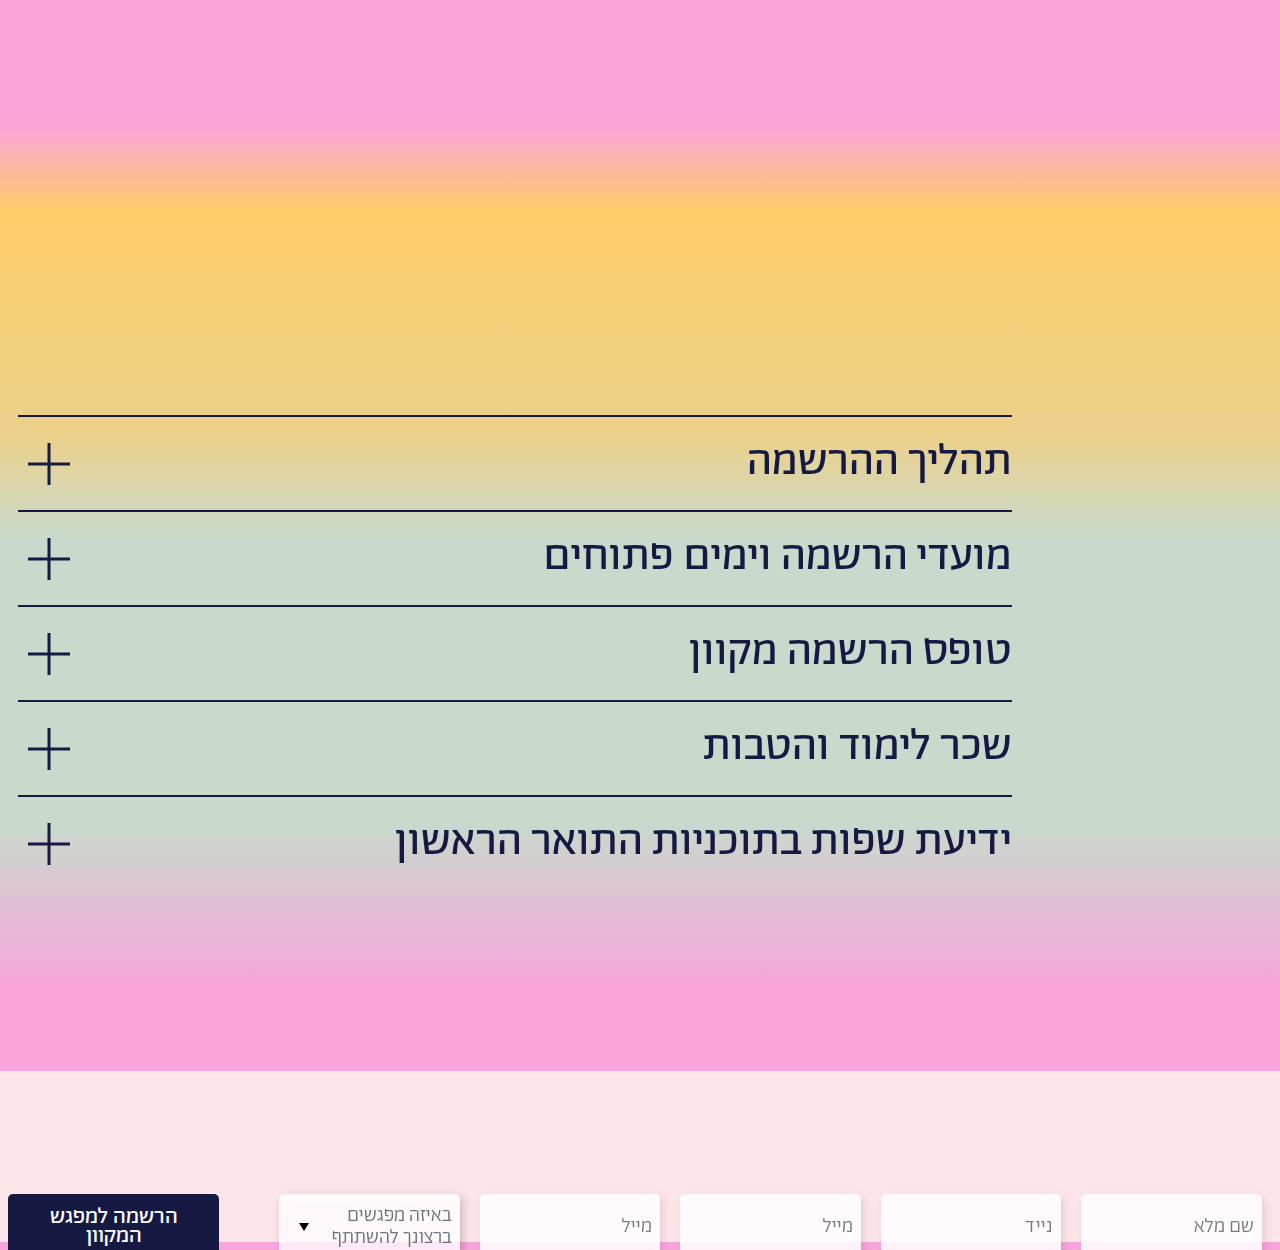
<file: 5.html>
<!DOCTYPE html>
<html lang="he-IL" dir="rtl">
<head>
    <meta charset="UTF-8">
    <meta name="viewport" content="width=device-width, initial-scale=1.0">
    <title>Home</title>
    <link rel="stylesheet" href="css/libs.css">
    <link rel="stylesheet" href="css/style.css">
    <link rel="stylesheet" href="https://unpkg.com/aos@next/dist/aos.css" />
</head>
<body>
    <header class="header">
        <div class="container">
            <div class="header__inner">
                <div class="header__logo">
                    <a href="./">
                        <img src="images/logo.svg" alt="logo">
                    </a>
                </div>
                <button class="header__menu-btn"><span></span></button>
                <div class="header__links">
                    <a class="header__link" href="#">ربي / עב׳</a>
                    <a class="header__btn" href="#">הרשמה לבצלאל</a>
                </div>
            </div>
            <div class="header__menu">
                <button class="header__menu-close"></button>
                <ul class="header__menu-list">
                    <li><a href="#">המחלקות שלנו</a></li>
                    <li><a href="#">לאיזו מחלקה
                        כדאי לי להירשם</a></li>
                        <li><a href="#"> למה בצלאל</a></li>
                        <li><a href="#"> תהליך ההרשמה</a></li>
                        <li><a href="#"> לו״ז יום פתוח</a></li>
                </ul>
                <a class="header__menu-link " href="#">הרשמה לבצלאל</a>

            </div>
        </div>
    </header>

    
    <section class="main-page">
        <div class="container">
            <div class="main-page__inner inner-page page__wrapper">
                <aside class="aside">
                    <nav class="main-page__nav navigation">
                        <ul>
                            <li class="animate-wrapper"><a href="#" style="animation-delay: 1s">המחלקות שלנו</a></li>
                            <li class="animate-wrapper"><a href="#" style="animation-delay: 1.1s">לאיזו מחלקה
                                כדאי לי להירשם </a></li>
                            <li class="animate-wrapper"><a href="#" style="animation-delay: 1.2s"> למה בצלאל</a></li>
                            <li class="animate-wrapper"><a href="#" style="animation-delay: 1.3s"> תהליך ההרשמה </a></li>
                            <li class="animate-wrapper"><a href="#" style="animation-delay: 1.4s">לו״ז יום פתוח </a></li>
                        </ul>
                    </nav>
                </aside>
                <div class="accordion page">
                    <div class="page__content accordion__wrapper">
                        <div class="animate-wrapper">
                            <h1 class="accordion__title page__title" style="animation-delay: 1.6s;">הרשמה לבצלאל</h1>
                        </div>
                        <ul class="page__items">
                            <li class="page__item-wrapper" data-aos="fade-up" data-aos-offset="100" data-aos-delay="300">
                                <div class="top-line" data-aos="line" data-aos-offset="100" data-aos-delay="200" data-aos-duration="2500"></div>
                                <div class="page__item">
                                    <div class="page__item-title">תהליך ההרשמה</div>
                                    <div class="accordion__content">
                                        <p>
                                            ההרשמה לבצלאל מתבצעת באמצעות טופס הרשמה מקוון. קיימת אפשרות להירשם למחלקה אחת או לשתי מחלקו הרשמה לשתי התמחויות באותה מחלקה מתבצעת בקישור לרישום למחלקה אחת. במקרה זה יש לדרג עדיפויות
בטופס המקוון יש למלא פרטים אישיים, סטטוס השכלתך התיכונית ו/או אקדמית ולבחור את המחלקה המבוקשת. בנוסף, יהיה עליך לבצע תשלום באמצעות כרטיס אשראי (ויזה/ישראכרט/אמריקן אקספרס). על בסיס הנתונים שימולאו באתר תאושר הרשמתך ועל כן יש להקפיד על עדכון מלא ונכון של.
                                        </p>
                                    </div>
                                    <button class="accordion__btn"></button>
                                </div>
                            </li>
                        
                            <li class="page__item-wrapper" data-aos="fade-up" data-aos-offset="100" data-aos-delay="300">
                                <div class="top-line" data-aos="line" data-aos-offset="100" data-aos-delay="300" data-aos-duration="2500"></div>
                                <div class="page__item">
                                    <div class="page__item-title">מועדי הרשמה וימים פתוחים</div>
                                    <div class="accordion__content">
                                        <p>
                                            ההרשמה לבצלאל מתבצעת באמצעות טופס הרשמה מקוון. קיימת אפשרות להירשם למחלקה אחת או לשתי מחלקו הרשמה לשתי התמחויות באותה מחלקה מתבצעת בקישור לרישום למחלקה אחת. במקרה זה יש לדרג עדיפויות
בטופס המקוון יש למלא פרטים אישיים, סטטוס השכלתך התיכונית ו/או אקדמית ולבחור את המחלקה המבוקשת. בנוסף, יהיה עליך לבצע תשלום באמצעות כרטיס אשראי (ויזה/ישראכרט/אמריקן אקספרס). על בסיס הנתונים שימולאו באתר תאושר הרשמתך ועל כן יש להקפיד על עדכון מלא ונכון של.
                                        </p>
                                    </div>
                                    <button class="accordion__btn"></button>
                                </div>
                            </li>
                        
                            <li class="page__item-wrapper" data-aos="fade-up" data-aos-offset="100" data-aos-delay="300">
                                <div class="top-line" data-aos="line" data-aos-offset="100" data-aos-delay="400" data-aos-duration="2500"></div>
                                <div class="page__item">
                                    <div class="page__item-title">טופס הרשמה מקוון</div>
                                    <div class="accordion__content">
                                        <p>
                                            ההרשמה לבצלאל מתבצעת באמצעות טופס הרשמה מקוון. קיימת אפשרות להירשם למחלקה אחת או לשתי מחלקו הרשמה לשתי התמחויות באותה מחלקה מתבצעת בקישור לרישום למחלקה אחת. במקרה זה יש לדרג עדיפויות
בטופס המקוון יש למלא פרטים אישיים, סטטוס השכלתך התיכונית ו/או אקדמית ולבחור את המחלקה המבוקשת. בנוסף, יהיה עליך לבצע תשלום באמצעות כרטיס אשראי (ויזה/ישראכרט/אמריקן אקספרס). על בסיס הנתונים שימולאו באתר תאושר הרשמתך ועל כן יש להקפיד על עדכון מלא ונכון של.
                                        </p>
                                    </div>
                                    <button class="accordion__btn"></button>
                                </div>
                            </li>
                        
                            <li class="page__item-wrapper" data-aos="fade-up" data-aos-offset="100" data-aos-delay="300">
                                <div class="top-line" data-aos="line" data-aos-offset="100" data-aos-delay="500" data-aos-duration="2500"></div>
                                <div class="page__item">
                                    <div class="page__item-title">שכר לימוד והטבות</div>
                                    <div class="accordion__content">
                                        <p>
                                            ההרשמה לבצלאל מתבצעת באמצעות טופס הרשמה מקוון. קיימת אפשרות להירשם למחלקה אחת או לשתי מחלקו הרשמה לשתי התמחויות באותה מחלקה מתבצעת בקישור לרישום למחלקה אחת. במקרה זה יש לדרג עדיפויות
בטופס המקוון יש למלא פרטים אישיים, סטטוס השכלתך התיכונית ו/או אקדמית ולבחור את המחלקה המבוקשת. בנוסף, יהיה עליך לבצע תשלום באמצעות כרטיס אשראי (ויזה/ישראכרט/אמריקן אקספרס). על בסיס הנתונים שימולאו באתר תאושר הרשמתך ועל כן יש להקפיד על עדכון מלא ונכון של.
                                        </p>
                                    </div>
                                    <button class="accordion__btn"></button>
                                </div>
                            </li>
                        
                            <li class="page__item-wrapper" data-aos="fade-up" data-aos-offset="100" data-aos-delay="300">
                                <div class="top-line" data-aos="line" data-aos-offset="100" data-aos-delay="600" data-aos-duration="2500"></div>
                                <div class="page__item">
                                    <div class="page__item-title">ידיעת שפות בתוכניות התואר הראשון</div>
                                    <div class="accordion__content">
                                        <p>
                                            ההרשמה לבצלאל מתבצעת באמצעות טופס הרשמה מקוון. קיימת אפשרות להירשם למחלקה אחת או לשתי מחלקו הרשמה לשתי התמחויות באותה מחלקה מתבצעת בקישור לרישום למחלקה אחת. במקרה זה יש לדרג עדיפויות
בטופס המקוון יש למלא פרטים אישיים, סטטוס השכלתך התיכונית ו/או אקדמית ולבחור את המחלקה המבוקשת. בנוסף, יהיה עליך לבצע תשלום באמצעות כרטיס אשראי (ויזה/ישראכרט/אמריקן אקספרס). על בסיס הנתונים שימולאו באתר תאושר הרשמתך ועל כן יש להקפיד על עדכון מלא ונכון של.
                                        </p>
                                    </div>
                                    <button class="accordion__btn"></button>
                                </div>
                            </li>
                        
                            <li class="page__item-wrapper" data-aos="fade-up" data-aos-offset="100" data-aos-delay="300">
                                <div class="top-line" data-aos="line" data-aos-offset="100" data-aos-delay="700" data-aos-duration="2500"></div>
                                <div class="page__item">
                                    <div class="page__item-title">דקאנט הסטודנטים - סיוע כלכלי ואקדמי</div>
                                    <div class="accordion__content">
                                        <p>
                                            ההרשמה לבצלאל מתבצעת באמצעות טופס הרשמה מקוון. קיימת אפשרות להירשם למחלקה אחת או לשתי מחלקו הרשמה לשתי התמחויות באותה מחלקה מתבצעת בקישור לרישום למחלקה אחת. במקרה זה יש לדרג עדיפויות
בטופס המקוון יש למלא פרטים אישיים, סטטוס השכלתך התיכונית ו/או אקדמית ולבחור את המחלקה המבוקשת. בנוסף, יהיה עליך לבצע תשלום באמצעות כרטיס אשראי (ויזה/ישראכרט/אמריקן אקספרס). על בסיס הנתונים שימולאו באתר תאושר הרשמתך ועל כן יש להקפיד על עדכון מלא ונכון של.
                                        </p>
                                    </div>
                                    <button class="accordion__btn"></button>
                                </div>
                            </li>
                        
                            <li class="page__item-wrapper" data-aos="fade-up" data-aos-offset="100" data-aos-delay="300">
                                <div class="top-line" data-aos="line" data-aos-offset="100" data-aos-delay="200" data-aos-duration="2500"></div>
                                <div class="bottom-line" data-aos="line" data-aos-offset="100" data-aos-delay="200" data-aos-duration="2500"></div>
                                <div class="page__item">
                                    <div class="page__item-title">מידע שימושי</div>
                                    <div class="accordion__content">
                                        <p>
                                            ההרשמה לבצלאל מתבצעת באמצעות טופס הרשמה מקוון. קיימת אפשרות להירשם למחלקה אחת או לשתי מחלקו הרשמה לשתי התמחויות באותה מחלקה מתבצעת בקישור לרישום למחלקה אחת. במקרה זה יש לדרג עדיפויות
בטופס המקוון יש למלא פרטים אישיים, סטטוס השכלתך התיכונית ו/או אקדמית ולבחור את המחלקה המבוקשת. בנוסף, יהיה עליך לבצע תשלום באמצעות כרטיס אשראי (ויזה/ישראכרט/אמריקן אקספרס). על בסיס הנתונים שימולאו באתר תאושר הרשמתך ועל כן יש להקפיד על עדכון מלא ונכון של.
                                        </p>
                                    </div>
                                    <button class="accordion__btn"></button>
                                </div>
                            </li>
                        
                        </ul>
                    </div>
                    <div class="scroll-top text-page__scroll-top">
                        <img src="images/triangle-top.svg" alt="Scroll to Top">
                    </div>
                </div>
            </div>
        </div>
    </section>

    

    <div class="modal">
        <button class="modal__close"><span></span></button>
        <div class="modal__content">
            <div class="modal__title">תקשורת חזותית</div>
            <div class="modal__text">
                <p>
                    בכל תחומי העשייה המגוונים במחלקה, בין אם יהיה זה עיצוב ספר, עיצוב אתר אינטרנט, איור, מסע פרסום, משחק מחשב או אריזה לערוץ טלוויזיה, בבסיסה של היצירה נמצא תמיד אותו פלא, אותו קסם, הקרוי תקשורת חזותית. אותו מהלך בו עוברים מסרים, רעיונות, תחושות ומידע באמצעות צורה. אותה שפה העושה שימוש בחומר, צבע, תנועה, צליל, אות ודימוי.  <br>
האתגר העומד בפנינו, כיוצרים בתחומי התקשורת החזותית, הוא ההכרח ללכת בתלם ומחוצה לו בעת ובעונה אחת. בכדי לתקשר, אנו פועלים בתוך המכנה המשותף, בתוך מוסכמות השפה. בד בבד, בכדי לחדש, בכדי להיות מקוריים ומפתיעים, אנחנו מחויבים לפרוץ את המסגרת, לבעוט ולבטל את חומות התלמים החרושים, ולפלס את הדרך אל מחוץ לקונבנציה. 

                </p>
                <p>
                    הלימודים במחלקה מתחילים בשנתיים ראשונות של לימודי חובה ביסודות העיצוב והתקשורת החזותית.  במהלך השנים ג' ו-ד' תכנית הלימודים היא גמישה ואישית. כל סטודנט בוחר אם להתמחות בתחום מסוים או לעסוק במספר תחומים באופן רחב ומגוון יותר. הסטודנטים יכולים להתמקד באחד מתחומי הידע שהמחלקה עוסקת בהם: עיצוב גרפי, טיפוגרפיה, מיתוג, עיצוב אינטראקטיבי ו־UX/UI, איור, משחקים, עיצוב בתנועה ועוד. לחילופין, הם יכולים לבחור להרכיב מערכת לימודים המשלבת בין שני תחומי ידע או או יותר. 
                    השילוב בין תחומי הידע, בין אם במבנה ותכני הקורסים עצמם ובין אם בבחירת קורסים מתחומים שונים, מעודד יצירה רב־תחומית, היכרות רחבה עם עולם התקשורת החזותית, ורסטיליות ובעיקר יכולת תנועה עתידית בין התחומים השונים. <br>
                    בלימודיהם במחלקה מתנסים הסטודנטים בטכניקות מסורתיות לצד עשייה בקדמת הטכנולוגיה. הקשר שבין היד הרושמת, הנוגעת בחומר, והממשק העתידני הטכנולוגי, הוא אחד מעקרונות היסוד של המחלקה. <br>
                    תכנית הלימודים במחלקה מעודדת יצירה פורצת גבולות, חוקרת, וניסיונית ללא כל ויתור על הקניית מקצוענות, מיומנות גבוהה ויכולת עבודה מעשית. בנוסף, אנו מבקשים לחנך את הסטודנטים לחשיבה ביקורתית ואתית ולחתירה מתמדת למצוינות ולחדשנות. כל אלה מתקיימים בסביבה פעילה ודינמית ובה דיון ער, אירועים מחלקתיים רבים, הרצאות, תערוכות, סדנאות אורח ופעילות בינלאומית ענפה. <br>
                    המחלקה מבקשת להקנות לבוגריה יכולת למידה עתידית בתנאים משתנים ולהכשירם להיות מעצבים פעילים, מנהיגים ויזמים שישנו את פני המרחב החזותי בישראל. 
                </p>
            </div>
        </div>
    </div>

    
    
    <div class="video-page__wrapper">
        <div class="form-wrapper" style="animation-delay: 1.5s">
            <section class="main-page__form bottom-form">
                <div class="container">
                    <form action="#" style="animation-delay: 1.8s">
                        <div class="main-page__form-item">
                            <input type="text" placeholder="שם מלא">
                        </div>
                        <div class="main-page__form-item">
                            <input type="text" placeholder="נייד">
                        </div>
                        <div class="main-page__form-item">
                            <input type="text" placeholder="מייל">
                        </div>
                        <div class="main-page__form-item">
                            <input type="text" placeholder="מייל">
                        </div>
                        <div class="main-page__list">
                            <div class="main-page__list-head">
                                <div class="main-page__list-subtitle">
                                    <span>באיזה מפגשים ברצונך להשתתף </span>
                                </div>
                            </div>
                            
                            <ul class="main-page__list-items">
                                <li class="main-page__form-checkbox">
                                    <label>
    
                                        <input type="checkbox">
                                        מפגש עם המנהל האקדמי:
                                        <br>
                                        תהליך ההרשמה ותנאי הקבלה
                                    </label>
                                </li>
                                <li class="main-page__form-checkbox">
                                    <label>
                                        <input type="checkbox">
                                        מפגש עם דקנאט הסטודנטים: מלגות, מעונות, סיוע כלכלי וחברתי
                                    </label>
                                </li>
                                <li class="main-page__form-checkbox">
                                    <label>
                                        <input type="checkbox">
                                        מפגש במחלקה לעיצוב תעשייתי
                                    </label>
                                </li>
                                <li class="main-page__form-checkbox">
                                    <label>
                                        <input type="checkbox">
                                        מפגש במחלקה לעיצוב קרמי וזכוכית
                                    </label>
                                </li>
                                <li class="main-page__form-checkbox">
                                    <label>
                                        <input type="checkbox">
                                        מפגש במחלקה לתרבות חזותית וחומרית
                                    </label>
                                </li>
                                <li class="main-page__form-checkbox">
                                    <label>
                                        <input type="checkbox">
                                        מפגש במחלקה לתרבות חזותית וחומרית
                                    </label>
                                </li>
                                <li class="main-page__form-checkbox">
                                    <label>
                                        <input type="checkbox">
                                        מפגש במחלקה לצילום
                                    </label>
                                </li>
                                <li class="main-page__form-checkbox">
                                    <label>
                                        <input type="checkbox">
                                        מפגש במחלקה לארכיטקטורה
                                    </label>
                                </li>
                                <li class="main-page__form-checkbox">
                                    <label>
                                        <input type="checkbox">
                                        מפגש במחלקה לאמנויות המסך
                                    </label>
                                </li>
                                <li class="main-page__form-checkbox">
                                    <label>
                                        <input type="checkbox">
                                        מפגש במחלקה לצורפות ואופנה
                                    </label>
                                </li>
                                <li class="main-page__form-checkbox">
                                    <label>
                                        <input type="checkbox">
                                        מפגש במחלקה לתקשורת חזותית
                                    </label>
                                </li>
                                <li class="main-page__form-checkbox">
                                    <label>
                                        <input type="checkbox">
                                        מפגש במחלקה לאמנות
                                    </label>
                                </li>
                            </ul>
                            
                        </div>
                        <button class="main-page__form-btn btn">הרשמה למפגש המקוון</button>
                    </form>
                </div>
            </section>
        </div>
        
    </div>

    <div class="page-form-mobile">
        <div class="page-form-mobile__title">
            הרשמה למפגש מקוון
        </div>
        <div class="container">
            <div class="main-page__form">
                <div class="animate-wrapper">
                    <h3 class="main-page__form-title" style="animation-delay: 1.6s">הדרך שלך מתחילה כאן:</h3>
                </div>
                <form action="#" style="animation-delay: 1.8s">
                    <div class="main-page__form-item">
                        <input type="text" placeholder="שם פרטי">
                    </div>
                    <div class="main-page__form-item">
                        <input type="text" placeholder="שם משפחה">
                    </div>
                    <div class="main-page__form-item">
                        <input type="text" placeholder="נייד">
                    </div>
                    <div class="main-page__form-item">
                        <input type="text" placeholder="מייל">
                    </div>
                    <div class="main-page__list">
                        <div class="main-page__list-head">
                            <div class="main-page__list-subtitle">
                                <span>נא לסמן באיזה מפגשים ברצונך להשתתף</span>
                            </div>
                            <div class="main-page__list-title">
                                <strong> ניתן להירשם לכל המפגשים</strong>
                            </div>
                        </div>
                        
                        <ul class="main-page__list-items">
                            <li class="main-page__form-checkbox">
                                <label>
    
                                    <input type="checkbox">
                                    מפגש עם המנהל האקדמי:
                                    <br>
                                    תהליך ההרשמה ותנאי הקבלה
                                </label>
                            </li>
                            <li class="main-page__form-checkbox">
                                <label>
                                    <input type="checkbox">
                                    מפגש עם דקנאט הסטודנטים: מלגות, מעונות, סיוע כלכלי וחברתי
                                </label>
                            </li>
                            <li class="main-page__form-checkbox">
                                <label>
                                    <input type="checkbox">
                                    מפגש במחלקה לעיצוב תעשייתי
                                </label>
                            </li>
                            <li class="main-page__form-checkbox">
                                <label>
                                    <input type="checkbox">
                                    מפגש במחלקה לעיצוב קרמי וזכוכית
                                </label>
                            </li>
                            <li class="main-page__form-checkbox">
                                <label>
                                    <input type="checkbox">
                                    מפגש במחלקה לתרבות חזותית וחומרית
                                </label>
                            </li>
                            <li class="main-page__form-checkbox">
                                <label>
                                    <input type="checkbox">
                                    מפגש במחלקה לתרבות חזותית וחומרית
                                </label>
                            </li>
                            <li class="main-page__form-checkbox">
                                <label>
                                    <input type="checkbox">
                                    מפגש במחלקה לצילום
                                </label>
                            </li>
                            <li class="main-page__form-checkbox">
                                <label>
                                    <input type="checkbox">
                                    מפגש במחלקה לארכיטקטורה
                                </label>
                            </li>
                            <li class="main-page__form-checkbox">
                                <label>
                                    <input type="checkbox">
                                    מפגש במחלקה לאמנויות המסך
                                </label>
                            </li>
                            <li class="main-page__form-checkbox">
                                <label>
                                    <input type="checkbox">
                                    מפגש במחלקה לצורפות ואופנה
                                </label>
                            </li>
                            <li class="main-page__form-checkbox">
                                <label>
                                    <input type="checkbox">
                                    מפגש במחלקה לתקשורת חזותית
                                </label>
                            </li>
                            <li class="main-page__form-checkbox">
                                <label>
                                    <input type="checkbox">
                                    מפגש במחלקה לאמנות
                                </label>
                            </li>
                        </ul>
                        
                        <button class="main-page__form-btn btn">שלח.י</button>
                    </div>
                </form>
            </div>
        </div>
    </div>

    
    <script src="https://unpkg.com/aos@next/dist/aos.js"></script>
    <script>
        AOS.init({
            duration: 1000
        });
    </script>
    <script src="js/libs.js"></script>
    <script src="js/main.js"></script>
</body>
</html>
</file>
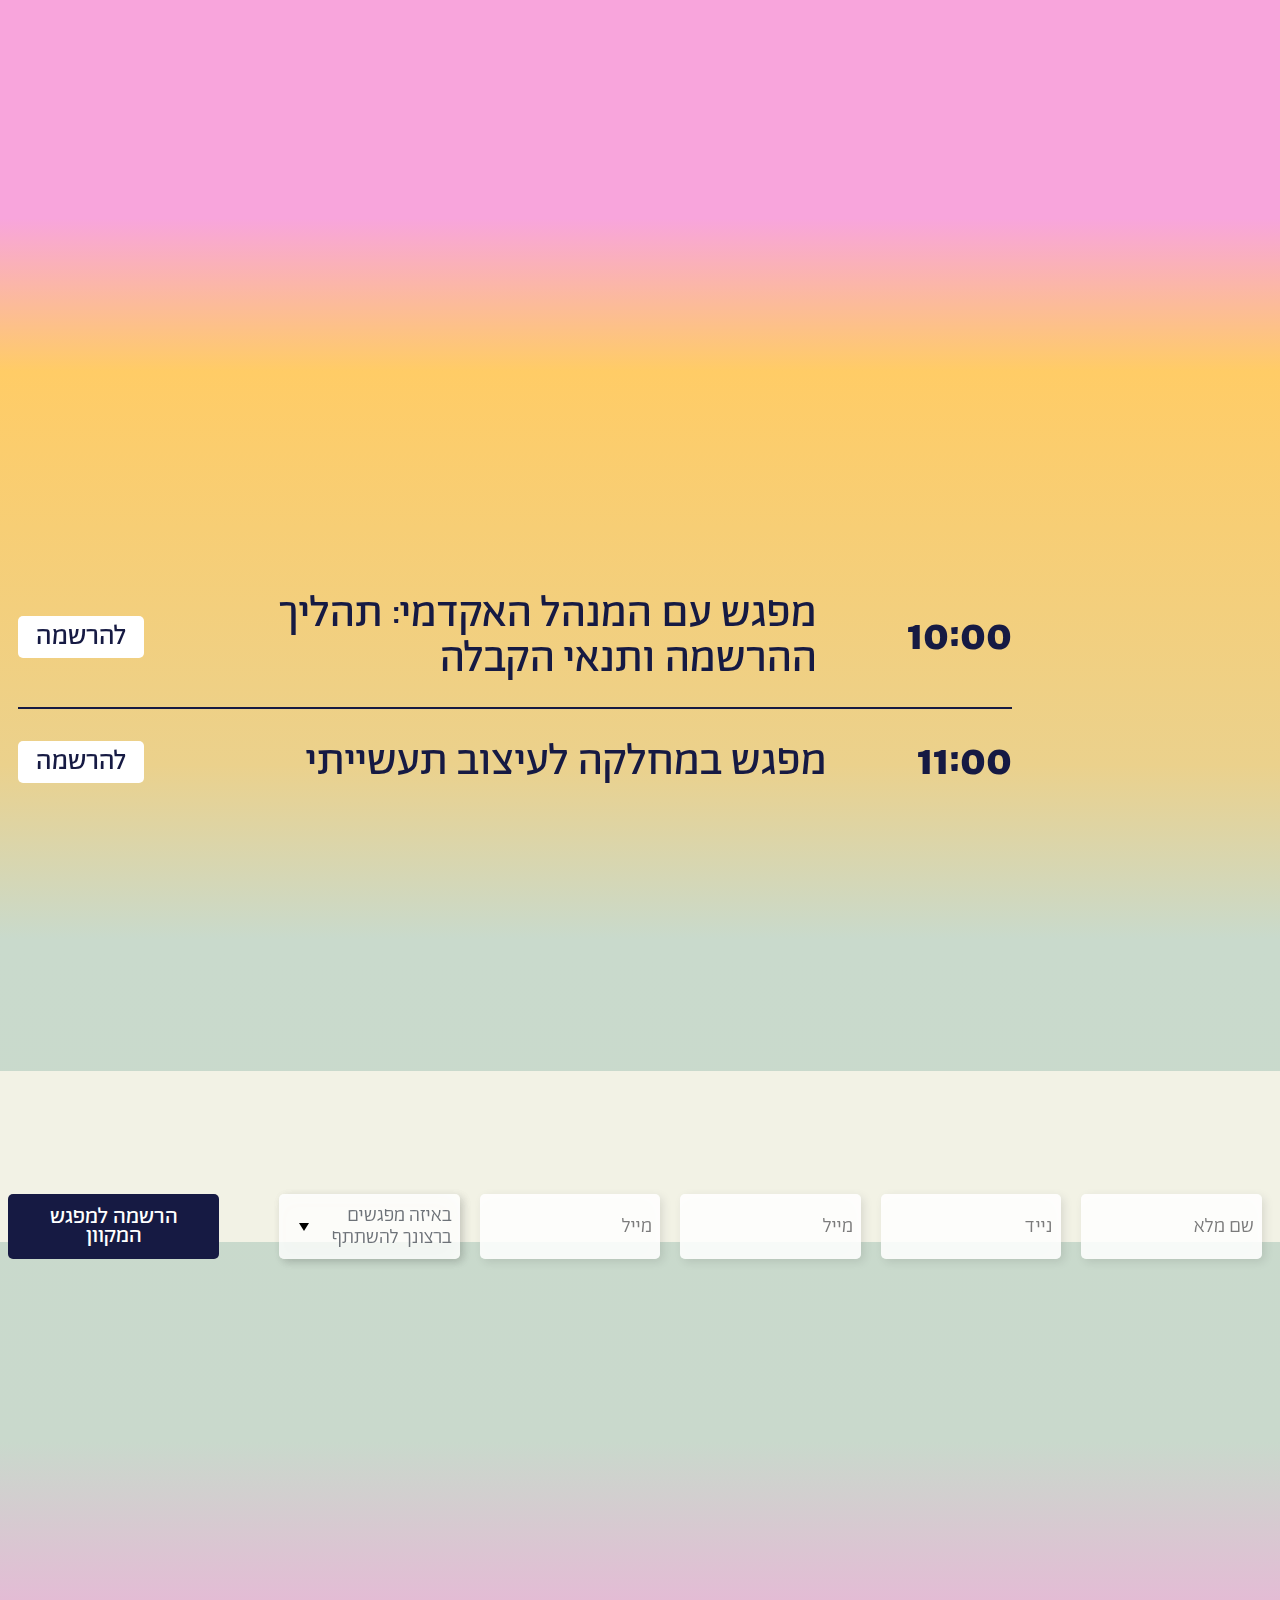
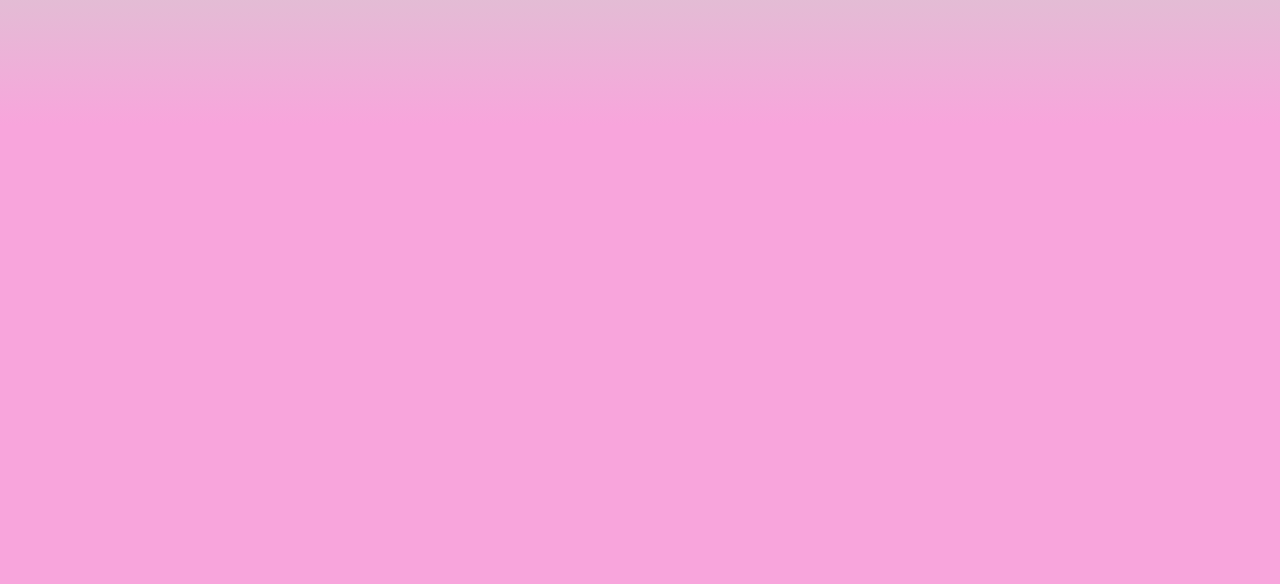
<file: 6.html>
<!DOCTYPE html>
<html lang="he-IL" dir="rtl">
<head>
    <meta charset="UTF-8">
    <meta name="viewport" content="width=device-width, initial-scale=1.0">
    <title>Home</title>
    <link rel="stylesheet" href="css/libs.css">
    <link rel="stylesheet" href="css/style.css">
    <link rel="stylesheet" href="https://unpkg.com/aos@next/dist/aos.css" />
</head>
<body>
    <header class="header">
        <div class="container">
            <div class="header__inner">
                <div class="header__logo">
                    <a href="./">
                        <img src="images/logo.svg" alt="logo">
                    </a>
                </div>
                <button class="header__menu-btn"><span></span></button>
                <div class="header__links">
                    <a class="header__link" href="#">ربي / עב׳</a>
                    <a class="header__btn" href="#">הרשמה לבצלאל</a>
                </div>
            </div>
            <div class="header__menu">
                <button class="header__menu-close"></button>
                <ul class="header__menu-list">
                    <li><a href="#">המחלקות שלנו</a></li>
                    <li><a href="#">לאיזו מחלקה
                        כדאי לי להירשם</a></li>
                        <li><a href="#"> למה בצלאל</a></li>
                        <li><a href="#"> תהליך ההרשמה</a></li>
                        <li><a href="#"> לו״ז יום פתוח</a></li>
                </ul>
                <a class="header__menu-link " href="#">הרשמה לבצלאל</a>

            </div>
        </div>
    </header>

    
    <section class="main-page">
        <div class="container">
            <div class="main-page__inner inner-page page__wrapper">
                <aside class="aside">
                    <nav class="main-page__nav navigation">
                        <ul>
                            <li class="animate-wrapper"><a href="#" style="animation-delay: 1s">המחלקות שלנו</a></li>
                            <li class="animate-wrapper"><a href="#" style="animation-delay: 1.1s">לאיזו מחלקה
                                כדאי לי להירשם </a></li>
                            <li class="animate-wrapper"><a href="#" style="animation-delay: 1.2s"> למה בצלאל</a></li>
                            <li class="animate-wrapper"><a href="#" style="animation-delay: 1.3s"> תהליך ההרשמה </a></li>
                            <li class="animate-wrapper"><a href="#" style="animation-delay: 1.4s">לו״ז יום פתוח </a></li>
                        </ul>
                    </nav>
                </aside>
                <div class="schedule page">
                    <div class="page__content schedule__wrapper">
                        <div class="animate-wrapper">
                            <h1 class="schedule__title page__title" style="animation-delay: 1.6s;"> לו״ז יום פתוח מקוון <span><span class="divider">|</span> 5.1.21</span></h1>
                        </div>
                        <div class="animate-wrapper">
                            <div class="page__item-head" style="animation-delay: 1.9s">:לאורך היום</div>
                        </div>
                        <ul class="page__items">
                            <li class="page__item-wrapper" data-aos="fade-up" data-aos-offset="100" data-aos-delay="300">
                                <div class="page__item">
                                    <div class="page__item-time"><time>10:00</time></div>
                                    <div class="page__item-title">מפגש עם המנהל האקדמי: תהליך ההרשמה ותנאי הקבלה</div>
                                    <a class="schedule__btn btn" href="#">להרשמה</a>
                                </div>
                            </li>
                            <li class="page__item-wrapper" data-aos="fade-up" data-aos-offset="100" data-aos-delay="300">
                                <div class="top-line" data-aos="line" data-aos-offset="100" data-aos-delay="200" data-aos-duration="2500"></div>
                                <div class="page__item">
                                    <div class="page__item-time"><time>11:00</time></div>
                                    <div class="page__item-title">מפגש במחלקה לעיצוב תעשייתי</div>
                                    <a class="schedule__btn btn" href="#">להרשמה</a>
                                </div>
                            </li>
                            <li class="page__item-wrapper" data-aos="fade-up" data-aos-offset="100" data-aos-delay="300">
                                <div class="top-line" data-aos="line" data-aos-offset="100" data-aos-delay="200" data-aos-duration="2500"></div>
                                <div class="page__item">
                                    <div class="page__item-time"><time>12:00</time></div>
                                    <div class="page__item-title">מפגש במחלקה לעיצוב קרמי וזכוכית</div>
                                    <a class="schedule__btn btn" href="#">להרשמה</a>
                                </div>
                            </li>
                            <li class="page__item-wrapper" data-aos="fade-up" data-aos-offset="100" data-aos-delay="300">
                                <div class="top-line" data-aos="line" data-aos-offset="100" data-aos-delay="200" data-aos-duration="2500"></div>
                                <div class="page__item">
                                    <div class="page__item-time"><time>13:00</time></div>
                                    <div class="page__item-title">מפגש במחלקה לתרבות חזותית וחומרית</div>
                                    <a class="schedule__btn btn" href="#">להרשמה</a>
                                </div>
                            </li>
                            <li class="page__item-wrapper" data-aos="fade-up" data-aos-offset="100" data-aos-delay="300">
                                <div class="top-line" data-aos="line" data-aos-offset="100" data-aos-delay="200" data-aos-duration="2500"></div>
                                <div class="page__item">
                                    <div class="page__item-time"><time>14:00</time></div>
                                    <div class="page__item-title">מפגש במחלקה לצילום</div>
                                    <a class="schedule__btn btn" href="#">להרשמה</a>
                                </div>
                            </li>
                            <li class="page__item-wrapper" data-aos="fade-up" data-aos-offset="100" data-aos-delay="300">
                                <div class="top-line" data-aos="line" data-aos-offset="100" data-aos-delay="200" data-aos-duration="2500"></div>
                                <div class="page__item">
                                    <div class="page__item-time"><time>15:00</time></div>
                                    <div class="page__item-title">מפגש במחלקה לארכיטקטורה</div>
                                    <a class="schedule__btn btn" href="#">להרשמה</a>
                                </div>
                            </li>
                            <li class="page__item-wrapper" data-aos="fade-up" data-aos-offset="100" data-aos-delay="300">
                                <div class="top-line" data-aos="line" data-aos-offset="100" data-aos-delay="200" data-aos-duration="2500"></div>
                                <div class="bottom-line" data-aos="line" data-aos-offset="100" data-aos-delay="200" data-aos-duration="2500"></div>
                                <div class="page__item">
                                    <div class="page__item-time"><time>16:00</time></div>
                                    <div class="page__item-title">מפגש במחלקה לאמנויות המסך</div>
                                    <a class="schedule__btn btn" href="#">להרשמה</a>
                                </div>
                            </li>
                        </ul>
                        <div class="animate-wrapper">
                            <div class="page__item-head" style="animation-delay: 1.9s">מפגשים במחלקות:</div>
                        </div>
                        <ul class="page__items">
                            <li class="page__item-wrapper" data-aos="fade-up" data-aos-offset="100" data-aos-delay="300">
                                <div class="top-line" data-aos="line" data-aos-offset="100" data-aos-delay="200" data-aos-duration="2500"></div>
                                <div class="page__item">
                                    <div class="page__item-time"><time>17:00</time></div>
                                    <div class="page__item-title">מפגש במחלקה לצורפות ואופנה</div>
                                    <a class="schedule__btn btn" href="#">להרשמה</a>
                                </div>
                            </li>
                            <li class="page__item-wrapper" data-aos="fade-up" data-aos-offset="100" data-aos-delay="300">
                                <div class="top-line" data-aos="line" data-aos-offset="100" data-aos-delay="200" data-aos-duration="2500"></div>
                                <div class="page__item">
                                    <div class="page__item-time"><time>18:00</time></div>
                                    <div class="page__item-title">מפגש במחלקה לתקשורת חזותית</div>
                                    <a class="schedule__btn btn" href="#">להרשמה</a>
                                </div>
                            </li>
                            <li class="page__item-wrapper" data-aos="fade-up" data-aos-offset="100" data-aos-delay="300">
                                <div class="top-line" data-aos="line" data-aos-offset="100" data-aos-delay="200" data-aos-duration="2500"></div>
                                <div class="page__item">
                                    <div class="page__item-time"><time>19:00</time></div>
                                    <div class="page__item-title">מפגש במחלקה לאמנות</div>
                                    <a class="schedule__btn btn" href="#">להרשמה</a>
                                </div>
                            </li>
                            <li class="page__item-wrapper" data-aos="fade-up" data-aos-offset="100" data-aos-delay="300">
                                <div class="top-line" data-aos="line" data-aos-offset="100" data-aos-delay="200" data-aos-duration="2500"></div>
                                <div class="bottom-line" data-aos="line" data-aos-offset="100" data-aos-delay="200" data-aos-duration="2500"></div>
                                <div class="page__item">
                                    <div class="page__item-time"><time>20:00</time></div>
                                    <div class="page__item-title">מפגש עם דקנאט הסטודנטים: מלגות, מעונות, סיוע כלכלי וחברתי</div>
                                    <a class="schedule__btn btn" href="#">להרשמה</a>
                                </div>
                            </li>
                        
                        </ul>
                    </div>
                    <div class="scroll-top text-page__scroll-top">
                        <img src="images/triangle-top.svg" alt="Scroll to Top">
                    </div>
                </div>
            </div>
        </div>
    </section>

    

    <div class="modal">
        <button class="modal__close"><span></span></button>
        <div class="modal__content">
            <div class="modal__title">תקשורת חזותית</div>
            <div class="modal__text">
                <p>
                    בכל תחומי העשייה המגוונים במחלקה, בין אם יהיה זה עיצוב ספר, עיצוב אתר אינטרנט, איור, מסע פרסום, משחק מחשב או אריזה לערוץ טלוויזיה, בבסיסה של היצירה נמצא תמיד אותו פלא, אותו קסם, הקרוי תקשורת חזותית. אותו מהלך בו עוברים מסרים, רעיונות, תחושות ומידע באמצעות צורה. אותה שפה העושה שימוש בחומר, צבע, תנועה, צליל, אות ודימוי.  <br>
האתגר העומד בפנינו, כיוצרים בתחומי התקשורת החזותית, הוא ההכרח ללכת בתלם ומחוצה לו בעת ובעונה אחת. בכדי לתקשר, אנו פועלים בתוך המכנה המשותף, בתוך מוסכמות השפה. בד בבד, בכדי לחדש, בכדי להיות מקוריים ומפתיעים, אנחנו מחויבים לפרוץ את המסגרת, לבעוט ולבטל את חומות התלמים החרושים, ולפלס את הדרך אל מחוץ לקונבנציה. 

                </p>
                <p>
                    הלימודים במחלקה מתחילים בשנתיים ראשונות של לימודי חובה ביסודות העיצוב והתקשורת החזותית.  במהלך השנים ג' ו-ד' תכנית הלימודים היא גמישה ואישית. כל סטודנט בוחר אם להתמחות בתחום מסוים או לעסוק במספר תחומים באופן רחב ומגוון יותר. הסטודנטים יכולים להתמקד באחד מתחומי הידע שהמחלקה עוסקת בהם: עיצוב גרפי, טיפוגרפיה, מיתוג, עיצוב אינטראקטיבי ו־UX/UI, איור, משחקים, עיצוב בתנועה ועוד. לחילופין, הם יכולים לבחור להרכיב מערכת לימודים המשלבת בין שני תחומי ידע או או יותר. 
                    השילוב בין תחומי הידע, בין אם במבנה ותכני הקורסים עצמם ובין אם בבחירת קורסים מתחומים שונים, מעודד יצירה רב־תחומית, היכרות רחבה עם עולם התקשורת החזותית, ורסטיליות ובעיקר יכולת תנועה עתידית בין התחומים השונים. <br>
                    בלימודיהם במחלקה מתנסים הסטודנטים בטכניקות מסורתיות לצד עשייה בקדמת הטכנולוגיה. הקשר שבין היד הרושמת, הנוגעת בחומר, והממשק העתידני הטכנולוגי, הוא אחד מעקרונות היסוד של המחלקה. <br>
                    תכנית הלימודים במחלקה מעודדת יצירה פורצת גבולות, חוקרת, וניסיונית ללא כל ויתור על הקניית מקצוענות, מיומנות גבוהה ויכולת עבודה מעשית. בנוסף, אנו מבקשים לחנך את הסטודנטים לחשיבה ביקורתית ואתית ולחתירה מתמדת למצוינות ולחדשנות. כל אלה מתקיימים בסביבה פעילה ודינמית ובה דיון ער, אירועים מחלקתיים רבים, הרצאות, תערוכות, סדנאות אורח ופעילות בינלאומית ענפה. <br>
                    המחלקה מבקשת להקנות לבוגריה יכולת למידה עתידית בתנאים משתנים ולהכשירם להיות מעצבים פעילים, מנהיגים ויזמים שישנו את פני המרחב החזותי בישראל. 
                </p>
            </div>
        </div>
    </div>

    
    
    <div class="video-page__wrapper">
        <div class="form-wrapper" style="animation-delay: 1.5s">
            <section class="main-page__form bottom-form">
                <div class="container">
                    <form action="#" style="animation-delay: 1.8s">
                        <div class="main-page__form-item">
                            <input type="text" placeholder="שם מלא">
                        </div>
                        <div class="main-page__form-item">
                            <input type="text" placeholder="נייד">
                        </div>
                        <div class="main-page__form-item">
                            <input type="text" placeholder="מייל">
                        </div>
                        <div class="main-page__form-item">
                            <input type="text" placeholder="מייל">
                        </div>
                        <div class="main-page__list">
                            <div class="main-page__list-head">
                                <div class="main-page__list-subtitle">
                                    <span>באיזה מפגשים ברצונך להשתתף </span>
                                </div>
                            </div>
                            
                            <ul class="main-page__list-items">
                                <li class="main-page__form-checkbox">
                                    <label>
    
                                        <input type="checkbox">
                                        מפגש עם המנהל האקדמי:
                                        <br>
                                        תהליך ההרשמה ותנאי הקבלה
                                    </label>
                                </li>
                                <li class="main-page__form-checkbox">
                                    <label>
                                        <input type="checkbox">
                                        מפגש עם דקנאט הסטודנטים: מלגות, מעונות, סיוע כלכלי וחברתי
                                    </label>
                                </li>
                                <li class="main-page__form-checkbox">
                                    <label>
                                        <input type="checkbox">
                                        מפגש במחלקה לעיצוב תעשייתי
                                    </label>
                                </li>
                                <li class="main-page__form-checkbox">
                                    <label>
                                        <input type="checkbox">
                                        מפגש במחלקה לעיצוב קרמי וזכוכית
                                    </label>
                                </li>
                                <li class="main-page__form-checkbox">
                                    <label>
                                        <input type="checkbox">
                                        מפגש במחלקה לתרבות חזותית וחומרית
                                    </label>
                                </li>
                                <li class="main-page__form-checkbox">
                                    <label>
                                        <input type="checkbox">
                                        מפגש במחלקה לתרבות חזותית וחומרית
                                    </label>
                                </li>
                                <li class="main-page__form-checkbox">
                                    <label>
                                        <input type="checkbox">
                                        מפגש במחלקה לצילום
                                    </label>
                                </li>
                                <li class="main-page__form-checkbox">
                                    <label>
                                        <input type="checkbox">
                                        מפגש במחלקה לארכיטקטורה
                                    </label>
                                </li>
                                <li class="main-page__form-checkbox">
                                    <label>
                                        <input type="checkbox">
                                        מפגש במחלקה לאמנויות המסך
                                    </label>
                                </li>
                                <li class="main-page__form-checkbox">
                                    <label>
                                        <input type="checkbox">
                                        מפגש במחלקה לצורפות ואופנה
                                    </label>
                                </li>
                                <li class="main-page__form-checkbox">
                                    <label>
                                        <input type="checkbox">
                                        מפגש במחלקה לתקשורת חזותית
                                    </label>
                                </li>
                                <li class="main-page__form-checkbox">
                                    <label>
                                        <input type="checkbox">
                                        מפגש במחלקה לאמנות
                                    </label>
                                </li>
                            </ul>
                            
                        </div>
                        <button class="main-page__form-btn btn">הרשמה למפגש המקוון</button>
                    </form>
                </div>
            </section>
        </div>
        
    </div>

    <div class="page-form-mobile">
        <div class="page-form-mobile__title">
            הרשמה למפגש מקוון
        </div>
        <div class="container">
            <div class="main-page__form">
                <div class="animate-wrapper">
                    <h3 class="main-page__form-title" style="animation-delay: 1.6s">הדרך שלך מתחילה כאן:</h3>
                </div>
                <form action="#" style="animation-delay: 1.8s">
                    <div class="main-page__form-item">
                        <input type="text" placeholder="שם פרטי">
                    </div>
                    <div class="main-page__form-item">
                        <input type="text" placeholder="שם משפחה">
                    </div>
                    <div class="main-page__form-item">
                        <input type="text" placeholder="נייד">
                    </div>
                    <div class="main-page__form-item">
                        <input type="text" placeholder="מייל">
                    </div>
                    <div class="main-page__list">
                        <div class="main-page__list-head">
                            <div class="main-page__list-subtitle">
                                <span>נא לסמן באיזה מפגשים ברצונך להשתתף</span>
                            </div>
                            <div class="main-page__list-title">
                                <strong> ניתן להירשם לכל המפגשים</strong>
                            </div>
                        </div>
                        
                        <ul class="main-page__list-items">
                            <li class="main-page__form-checkbox">
                                <label>
    
                                    <input type="checkbox">
                                    מפגש עם המנהל האקדמי:
                                    <br>
                                    תהליך ההרשמה ותנאי הקבלה
                                </label>
                            </li>
                            <li class="main-page__form-checkbox">
                                <label>
                                    <input type="checkbox">
                                    מפגש עם דקנאט הסטודנטים: מלגות, מעונות, סיוע כלכלי וחברתי
                                </label>
                            </li>
                            <li class="main-page__form-checkbox">
                                <label>
                                    <input type="checkbox">
                                    מפגש במחלקה לעיצוב תעשייתי
                                </label>
                            </li>
                            <li class="main-page__form-checkbox">
                                <label>
                                    <input type="checkbox">
                                    מפגש במחלקה לעיצוב קרמי וזכוכית
                                </label>
                            </li>
                            <li class="main-page__form-checkbox">
                                <label>
                                    <input type="checkbox">
                                    מפגש במחלקה לתרבות חזותית וחומרית
                                </label>
                            </li>
                            <li class="main-page__form-checkbox">
                                <label>
                                    <input type="checkbox">
                                    מפגש במחלקה לתרבות חזותית וחומרית
                                </label>
                            </li>
                            <li class="main-page__form-checkbox">
                                <label>
                                    <input type="checkbox">
                                    מפגש במחלקה לצילום
                                </label>
                            </li>
                            <li class="main-page__form-checkbox">
                                <label>
                                    <input type="checkbox">
                                    מפגש במחלקה לארכיטקטורה
                                </label>
                            </li>
                            <li class="main-page__form-checkbox">
                                <label>
                                    <input type="checkbox">
                                    מפגש במחלקה לאמנויות המסך
                                </label>
                            </li>
                            <li class="main-page__form-checkbox">
                                <label>
                                    <input type="checkbox">
                                    מפגש במחלקה לצורפות ואופנה
                                </label>
                            </li>
                            <li class="main-page__form-checkbox">
                                <label>
                                    <input type="checkbox">
                                    מפגש במחלקה לתקשורת חזותית
                                </label>
                            </li>
                            <li class="main-page__form-checkbox">
                                <label>
                                    <input type="checkbox">
                                    מפגש במחלקה לאמנות
                                </label>
                            </li>
                        </ul>
                        
                        <button class="main-page__form-btn btn">שלח.י</button>
                    </div>
                </form>
            </div>
        </div>
    </div>

    <script src="https://unpkg.com/aos@next/dist/aos.js"></script>
    <script>
        AOS.init({
            duration: 1000
        });
    </script>
    <script src="js/libs.js"></script>
    <script src="js/main.js"></script>
</body>
</html>
</file>
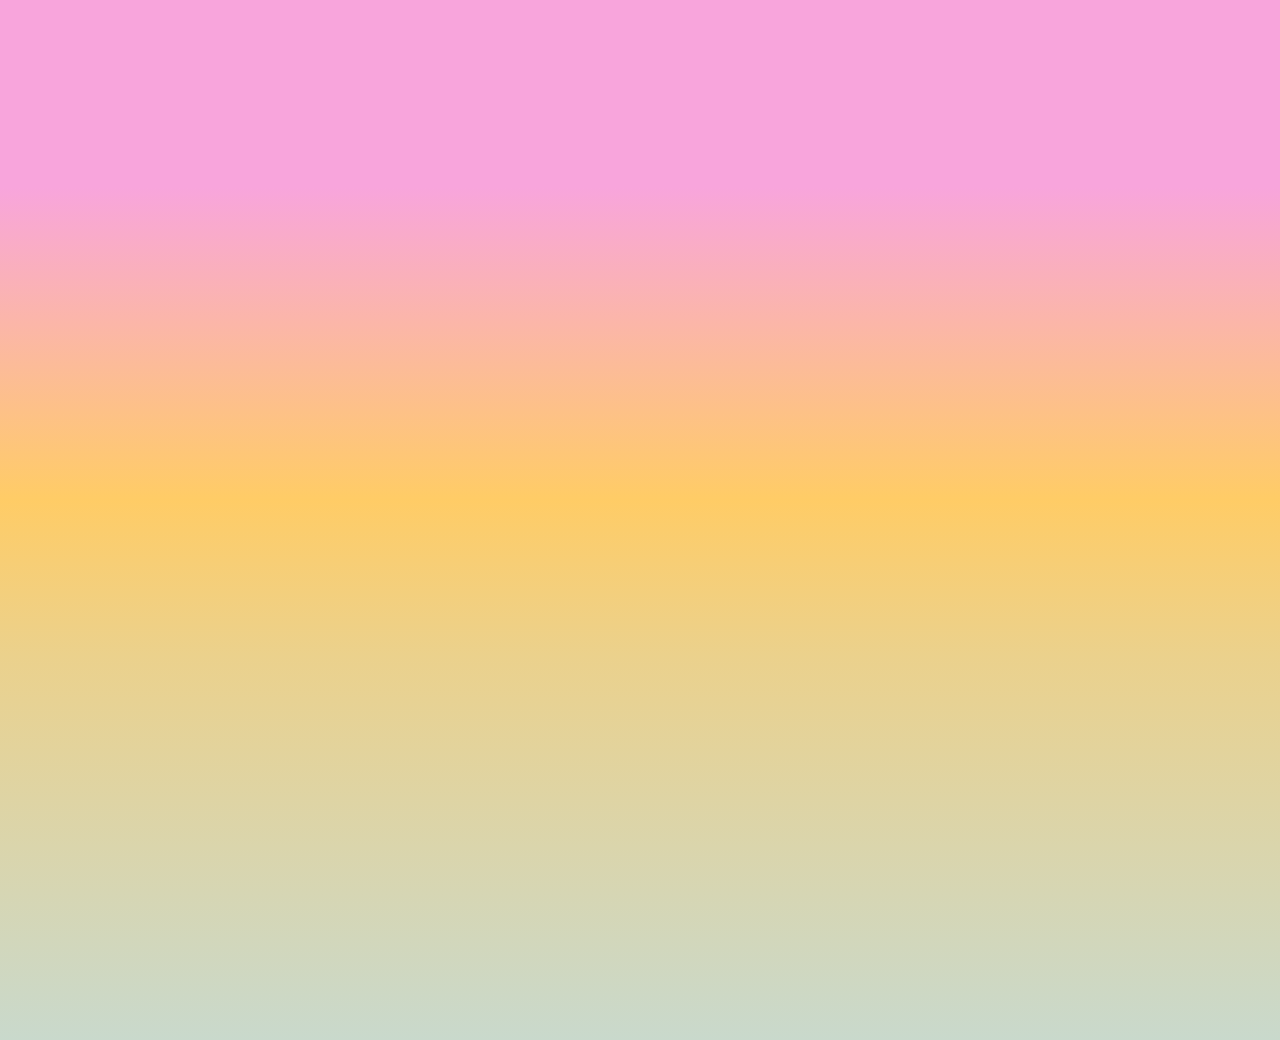
<file: 7.html>
<!DOCTYPE html>
<html lang="he-IL" dir="rtl">
<head>
    <meta charset="UTF-8">
    <meta name="viewport" content="width=device-width, initial-scale=1.0">
    <title>Home</title>
    <link rel="stylesheet" href="css/libs.css">
    <link rel="stylesheet" href="css/style.css">
    <link rel="stylesheet" href="https://unpkg.com/aos@next/dist/aos.css" />
</head>
<body class="short-page">
    <header class="header">
        <div class="container">
            <div class="header__inner">
                <div class="header__logo">
                    <a href="./">
                        <img src="images/logo.svg" alt="logo">
                    </a>
                </div>
                <button class="header__menu-btn"><span></span></button>
                <div class="header__links">
                    <a class="header__link" href="#">ربي / עב׳</a>
                    <a class="header__btn" href="#">הרשמה לבצלאל</a>
                </div>
            </div>
            <div class="header__menu">
                <button class="header__menu-close"></button>
                <ul class="header__menu-list">
                    <li><a href="#">המחלקות שלנו</a></li>
                    <li><a href="#">לאיזו מחלקה
                        כדאי לי להירשם</a></li>
                        <li><a href="#"> למה בצלאל</a></li>
                        <li><a href="#"> תהליך ההרשמה</a></li>
                        <li><a href="#"> לו״ז יום פתוח</a></li>
                </ul>
                <a class="header__menu-link " href="#">הרשמה לבצלאל</a>

            </div>
        </div>
    </header>

    
    <section class="register">
        <div class="container">
            <div class="register__inner">
                <a class="register__item" href="#" style="animation-delay: 1.4s">
                    <h2 class="register__title">הרשמה למחלקה אחת</h2>
                </a>
                <a class="register__item register__item--sub" href="#"  style="animation-delay: 1.6s">
                    <h2 class="register__title">הרשמה לשתי מחלקות</h2>
                    <h3 class="register__subtitle">
                        <span class="top-line" data-aos="line" data-aos-offset="100" data-aos-delay="800" data-aos-duration="2500"></span>
                        הרשמה לשתי מחלקות מגדילה את סיכויי הקבלה שלך לבצלאל</h3>
                </a>
            </div>
        </div>
    </section>

    

    <div class="modal">
        <button class="modal__close"><span></span></button>
        <div class="modal__content">
            <div class="modal__title">תקשורת חזותית</div>
            <div class="modal__text">
                <p>
                    בכל תחומי העשייה המגוונים במחלקה, בין אם יהיה זה עיצוב ספר, עיצוב אתר אינטרנט, איור, מסע פרסום, משחק מחשב או אריזה לערוץ טלוויזיה, בבסיסה של היצירה נמצא תמיד אותו פלא, אותו קסם, הקרוי תקשורת חזותית. אותו מהלך בו עוברים מסרים, רעיונות, תחושות ומידע באמצעות צורה. אותה שפה העושה שימוש בחומר, צבע, תנועה, צליל, אות ודימוי.  <br>
האתגר העומד בפנינו, כיוצרים בתחומי התקשורת החזותית, הוא ההכרח ללכת בתלם ומחוצה לו בעת ובעונה אחת. בכדי לתקשר, אנו פועלים בתוך המכנה המשותף, בתוך מוסכמות השפה. בד בבד, בכדי לחדש, בכדי להיות מקוריים ומפתיעים, אנחנו מחויבים לפרוץ את המסגרת, לבעוט ולבטל את חומות התלמים החרושים, ולפלס את הדרך אל מחוץ לקונבנציה. 

                </p>
                <p>
                    הלימודים במחלקה מתחילים בשנתיים ראשונות של לימודי חובה ביסודות העיצוב והתקשורת החזותית.  במהלך השנים ג' ו-ד' תכנית הלימודים היא גמישה ואישית. כל סטודנט בוחר אם להתמחות בתחום מסוים או לעסוק במספר תחומים באופן רחב ומגוון יותר. הסטודנטים יכולים להתמקד באחד מתחומי הידע שהמחלקה עוסקת בהם: עיצוב גרפי, טיפוגרפיה, מיתוג, עיצוב אינטראקטיבי ו־UX/UI, איור, משחקים, עיצוב בתנועה ועוד. לחילופין, הם יכולים לבחור להרכיב מערכת לימודים המשלבת בין שני תחומי ידע או או יותר. 
                    השילוב בין תחומי הידע, בין אם במבנה ותכני הקורסים עצמם ובין אם בבחירת קורסים מתחומים שונים, מעודד יצירה רב־תחומית, היכרות רחבה עם עולם התקשורת החזותית, ורסטיליות ובעיקר יכולת תנועה עתידית בין התחומים השונים. <br>
                    בלימודיהם במחלקה מתנסים הסטודנטים בטכניקות מסורתיות לצד עשייה בקדמת הטכנולוגיה. הקשר שבין היד הרושמת, הנוגעת בחומר, והממשק העתידני הטכנולוגי, הוא אחד מעקרונות היסוד של המחלקה. <br>
                    תכנית הלימודים במחלקה מעודדת יצירה פורצת גבולות, חוקרת, וניסיונית ללא כל ויתור על הקניית מקצוענות, מיומנות גבוהה ויכולת עבודה מעשית. בנוסף, אנו מבקשים לחנך את הסטודנטים לחשיבה ביקורתית ואתית ולחתירה מתמדת למצוינות ולחדשנות. כל אלה מתקיימים בסביבה פעילה ודינמית ובה דיון ער, אירועים מחלקתיים רבים, הרצאות, תערוכות, סדנאות אורח ופעילות בינלאומית ענפה. <br>
                    המחלקה מבקשת להקנות לבוגריה יכולת למידה עתידית בתנאים משתנים ולהכשירם להיות מעצבים פעילים, מנהיגים ויזמים שישנו את פני המרחב החזותי בישראל. 
                </p>
            </div>
        </div>
    </div>

    <div class="video-page__wrapper">
        <div class="form-wrapper" style="animation-delay: 1.5s">
            <section class="main-page__form bottom-form">
                <div class="container">
                    <form action="#" style="animation-delay: 1.8s">
                        <div class="main-page__form-item">
                            <input type="text" placeholder="שם מלא">
                        </div>
                        <div class="main-page__form-item">
                            <input type="text" placeholder="נייד">
                        </div>
                        <div class="main-page__form-item">
                            <input type="text" placeholder="מייל">
                        </div>
                        <div class="main-page__form-item">
                            <input type="text" placeholder="מייל">
                        </div>
                        <div class="main-page__list">
                            <div class="main-page__list-head">
                                <div class="main-page__list-subtitle">
                                    <span>באיזה מפגשים ברצונך להשתתף </span>
                                </div>
                            </div>
                            
                            <ul class="main-page__list-items">
                                <li class="main-page__form-checkbox">
                                    <label>
    
                                        <input type="checkbox">
                                        מפגש עם המנהל האקדמי:
                                        <br>
                                        תהליך ההרשמה ותנאי הקבלה
                                    </label>
                                </li>
                                <li class="main-page__form-checkbox">
                                    <label>
                                        <input type="checkbox">
                                        מפגש עם דקנאט הסטודנטים: מלגות, מעונות, סיוע כלכלי וחברתי
                                    </label>
                                </li>
                                <li class="main-page__form-checkbox">
                                    <label>
                                        <input type="checkbox">
                                        מפגש במחלקה לעיצוב תעשייתי
                                    </label>
                                </li>
                                <li class="main-page__form-checkbox">
                                    <label>
                                        <input type="checkbox">
                                        מפגש במחלקה לעיצוב קרמי וזכוכית
                                    </label>
                                </li>
                                <li class="main-page__form-checkbox">
                                    <label>
                                        <input type="checkbox">
                                        מפגש במחלקה לתרבות חזותית וחומרית
                                    </label>
                                </li>
                                <li class="main-page__form-checkbox">
                                    <label>
                                        <input type="checkbox">
                                        מפגש במחלקה לתרבות חזותית וחומרית
                                    </label>
                                </li>
                                <li class="main-page__form-checkbox">
                                    <label>
                                        <input type="checkbox">
                                        מפגש במחלקה לצילום
                                    </label>
                                </li>
                                <li class="main-page__form-checkbox">
                                    <label>
                                        <input type="checkbox">
                                        מפגש במחלקה לארכיטקטורה
                                    </label>
                                </li>
                                <li class="main-page__form-checkbox">
                                    <label>
                                        <input type="checkbox">
                                        מפגש במחלקה לאמנויות המסך
                                    </label>
                                </li>
                                <li class="main-page__form-checkbox">
                                    <label>
                                        <input type="checkbox">
                                        מפגש במחלקה לצורפות ואופנה
                                    </label>
                                </li>
                                <li class="main-page__form-checkbox">
                                    <label>
                                        <input type="checkbox">
                                        מפגש במחלקה לתקשורת חזותית
                                    </label>
                                </li>
                                <li class="main-page__form-checkbox">
                                    <label>
                                        <input type="checkbox">
                                        מפגש במחלקה לאמנות
                                    </label>
                                </li>
                            </ul>
                            
                        </div>
                        <button class="main-page__form-btn btn">הרשמה למפגש המקוון</button>
                    </form>
                </div>
            </section>
        </div>
        
    </div>

    <div class="page-form-mobile">
        <div class="page-form-mobile__title">
            הרשמה למפגש מקוון
        </div>
        <div class="container">
            <div class="main-page__form">
                <div class="animate-wrapper">
                    <h3 class="main-page__form-title" style="animation-delay: 1.6s">הדרך שלך מתחילה כאן:</h3>
                </div>
                <form action="#" style="animation-delay: 1.8s">
                    <div class="main-page__form-item">
                        <input type="text" placeholder="שם פרטי">
                    </div>
                    <div class="main-page__form-item">
                        <input type="text" placeholder="שם משפחה">
                    </div>
                    <div class="main-page__form-item">
                        <input type="text" placeholder="נייד">
                    </div>
                    <div class="main-page__form-item">
                        <input type="text" placeholder="מייל">
                    </div>
                    <div class="main-page__list">
                        <div class="main-page__list-head">
                            <div class="main-page__list-subtitle">
                                <span>נא לסמן באיזה מפגשים ברצונך להשתתף</span>
                            </div>
                            <div class="main-page__list-title">
                                <strong> ניתן להירשם לכל המפגשים</strong>
                            </div>
                        </div>
                        
                        <ul class="main-page__list-items">
                            <li class="main-page__form-checkbox">
                                <label>
    
                                    <input type="checkbox">
                                    מפגש עם המנהל האקדמי:
                                    <br>
                                    תהליך ההרשמה ותנאי הקבלה
                                </label>
                            </li>
                            <li class="main-page__form-checkbox">
                                <label>
                                    <input type="checkbox">
                                    מפגש עם דקנאט הסטודנטים: מלגות, מעונות, סיוע כלכלי וחברתי
                                </label>
                            </li>
                            <li class="main-page__form-checkbox">
                                <label>
                                    <input type="checkbox">
                                    מפגש במחלקה לעיצוב תעשייתי
                                </label>
                            </li>
                            <li class="main-page__form-checkbox">
                                <label>
                                    <input type="checkbox">
                                    מפגש במחלקה לעיצוב קרמי וזכוכית
                                </label>
                            </li>
                            <li class="main-page__form-checkbox">
                                <label>
                                    <input type="checkbox">
                                    מפגש במחלקה לתרבות חזותית וחומרית
                                </label>
                            </li>
                            <li class="main-page__form-checkbox">
                                <label>
                                    <input type="checkbox">
                                    מפגש במחלקה לתרבות חזותית וחומרית
                                </label>
                            </li>
                            <li class="main-page__form-checkbox">
                                <label>
                                    <input type="checkbox">
                                    מפגש במחלקה לצילום
                                </label>
                            </li>
                            <li class="main-page__form-checkbox">
                                <label>
                                    <input type="checkbox">
                                    מפגש במחלקה לארכיטקטורה
                                </label>
                            </li>
                            <li class="main-page__form-checkbox">
                                <label>
                                    <input type="checkbox">
                                    מפגש במחלקה לאמנויות המסך
                                </label>
                            </li>
                            <li class="main-page__form-checkbox">
                                <label>
                                    <input type="checkbox">
                                    מפגש במחלקה לצורפות ואופנה
                                </label>
                            </li>
                            <li class="main-page__form-checkbox">
                                <label>
                                    <input type="checkbox">
                                    מפגש במחלקה לתקשורת חזותית
                                </label>
                            </li>
                            <li class="main-page__form-checkbox">
                                <label>
                                    <input type="checkbox">
                                    מפגש במחלקה לאמנות
                                </label>
                            </li>
                        </ul>
                        
                        <button class="main-page__form-btn btn">שלח.י</button>
                    </div>
                </form>
            </div>
        </div>
    </div>

    <script src="https://unpkg.com/aos@next/dist/aos.js"></script>
    <script>
        AOS.init({
            duration: 1000
        });
    </script>
    <script src="js/libs.js"></script>
    <script src="js/main.js"></script>
</body>
</html>
</file>
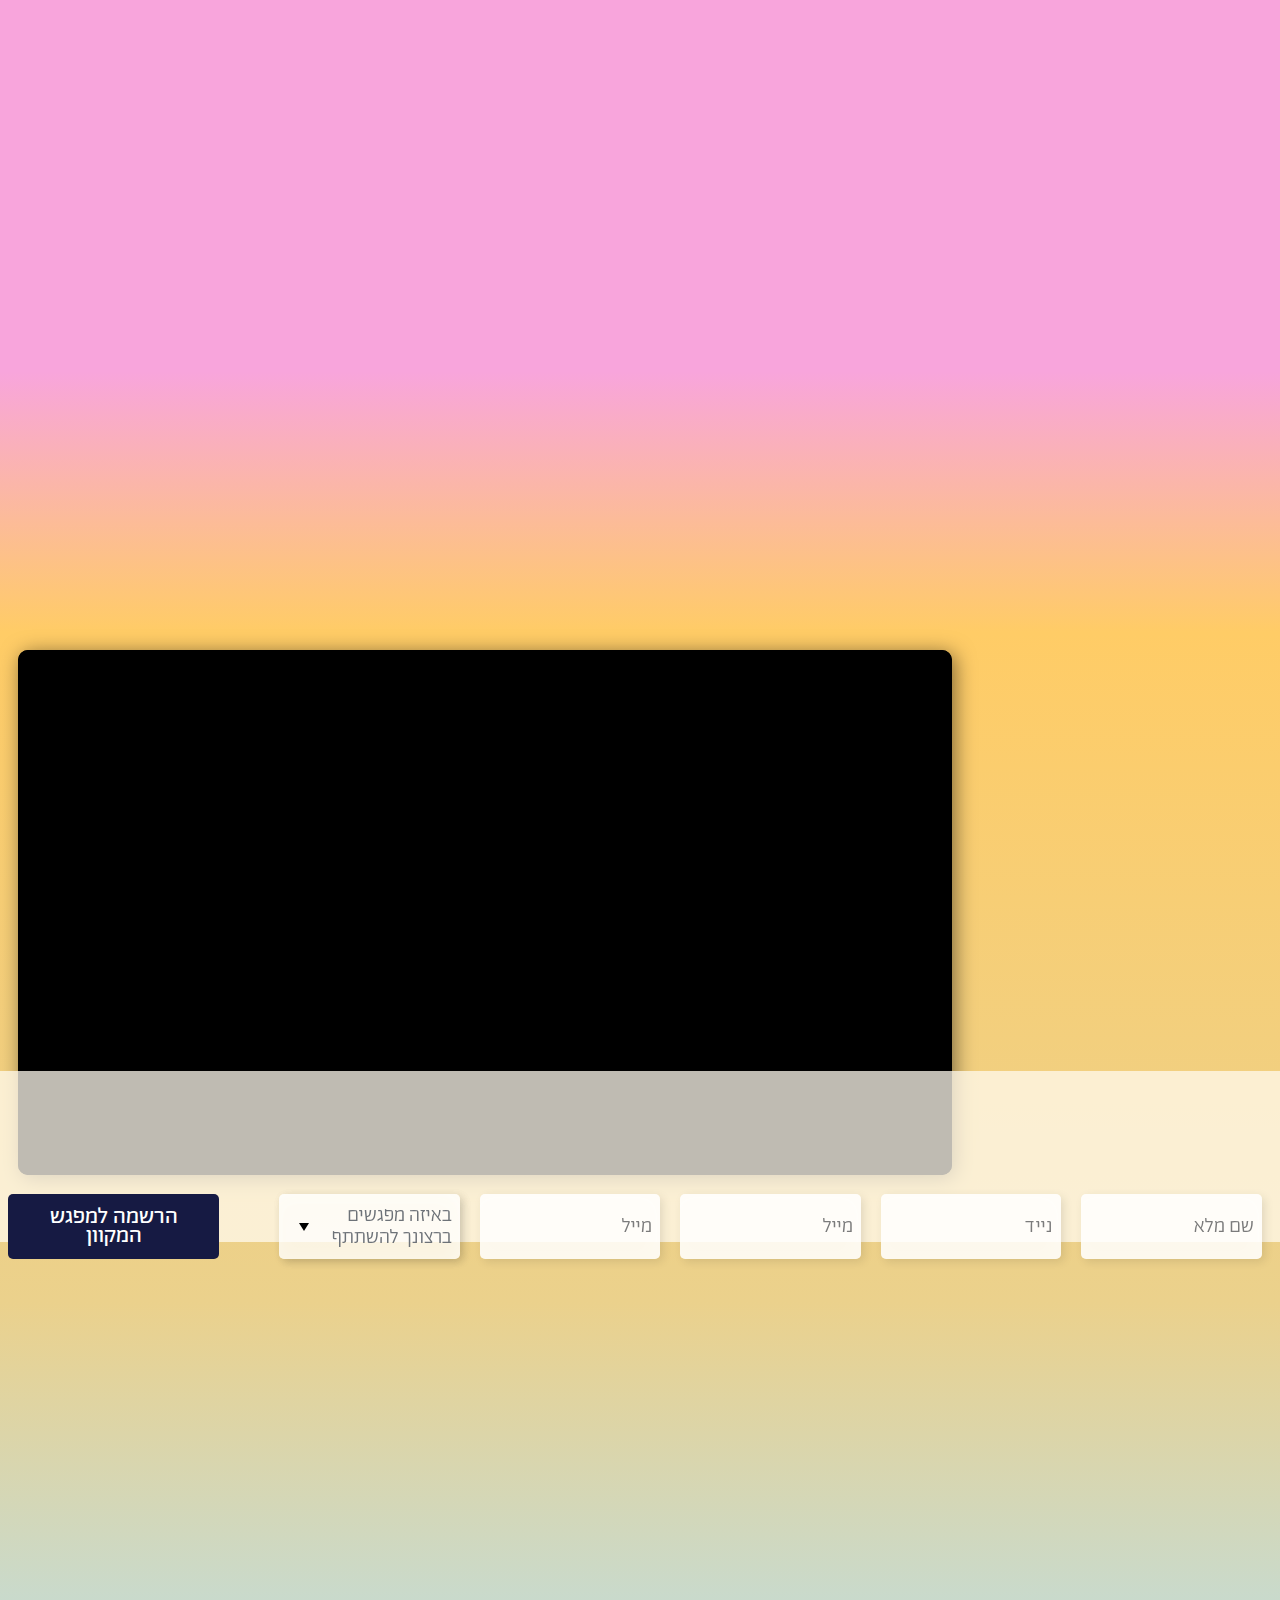
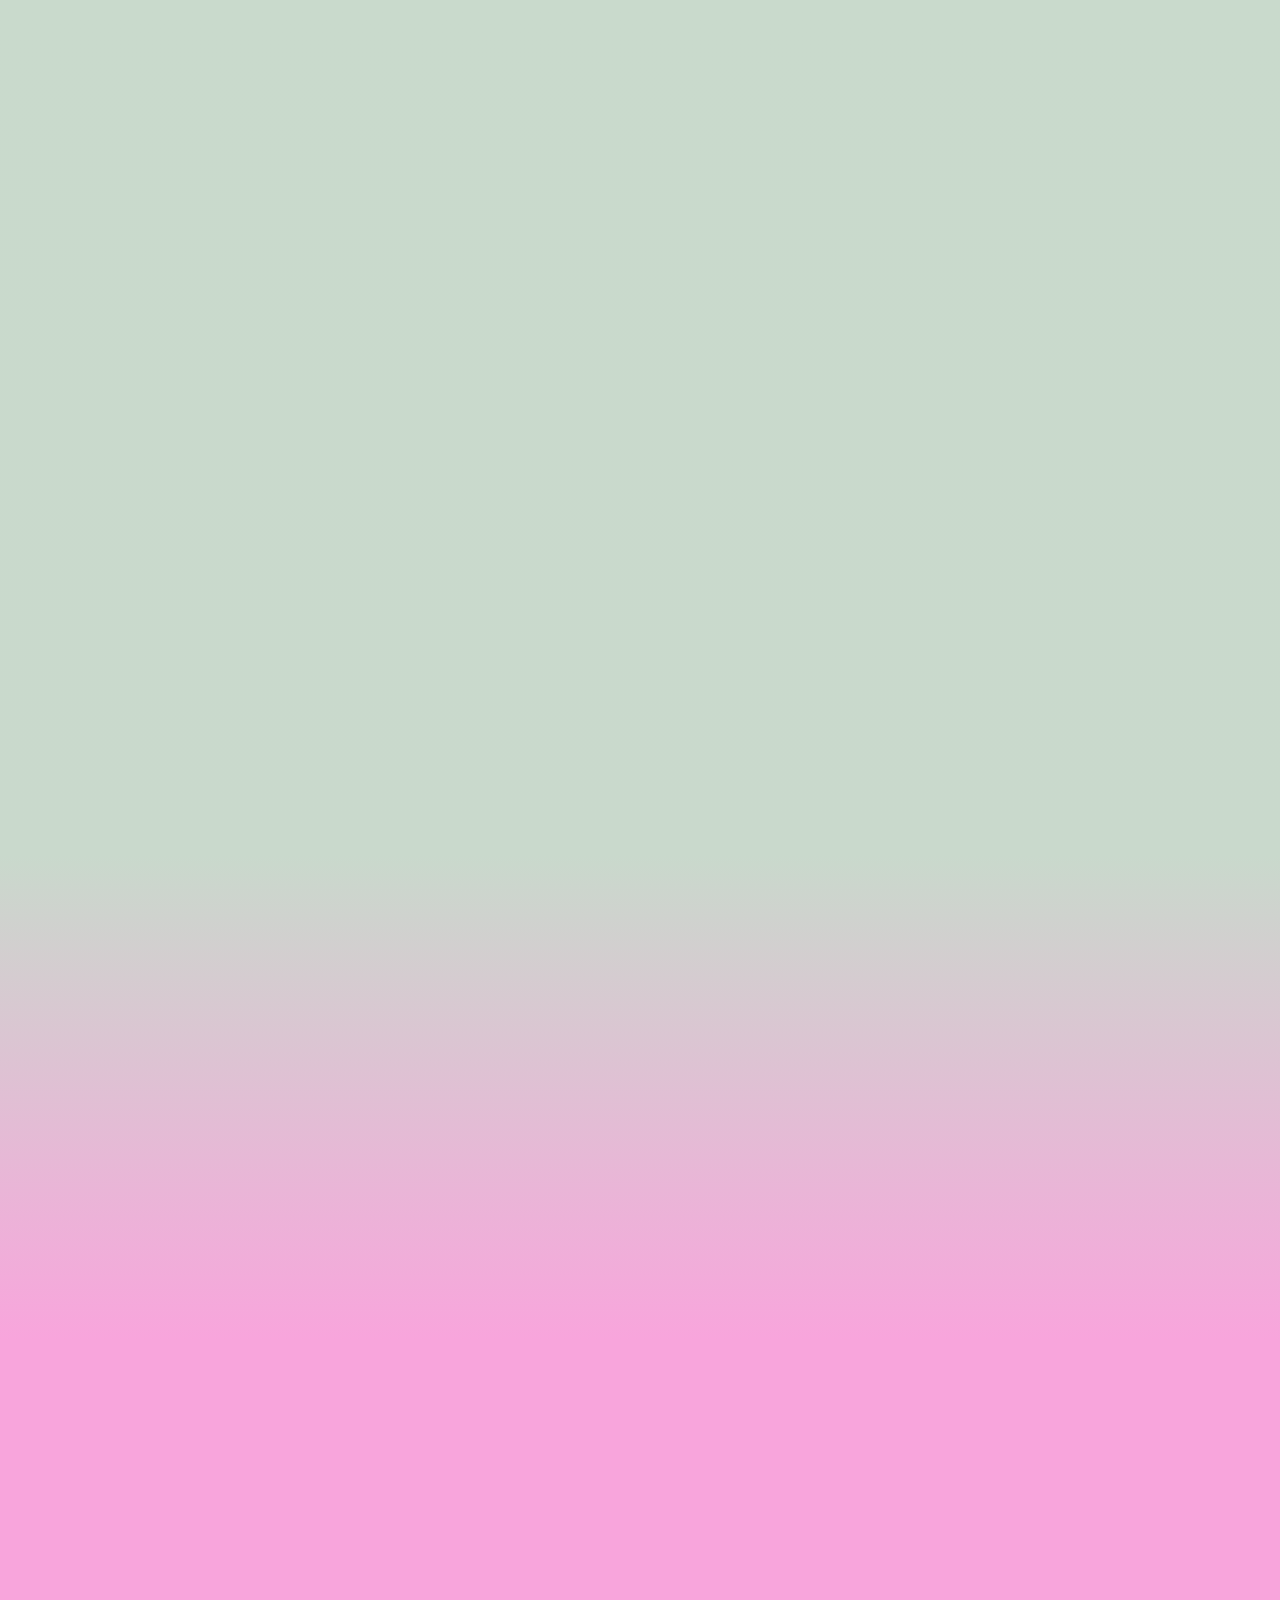
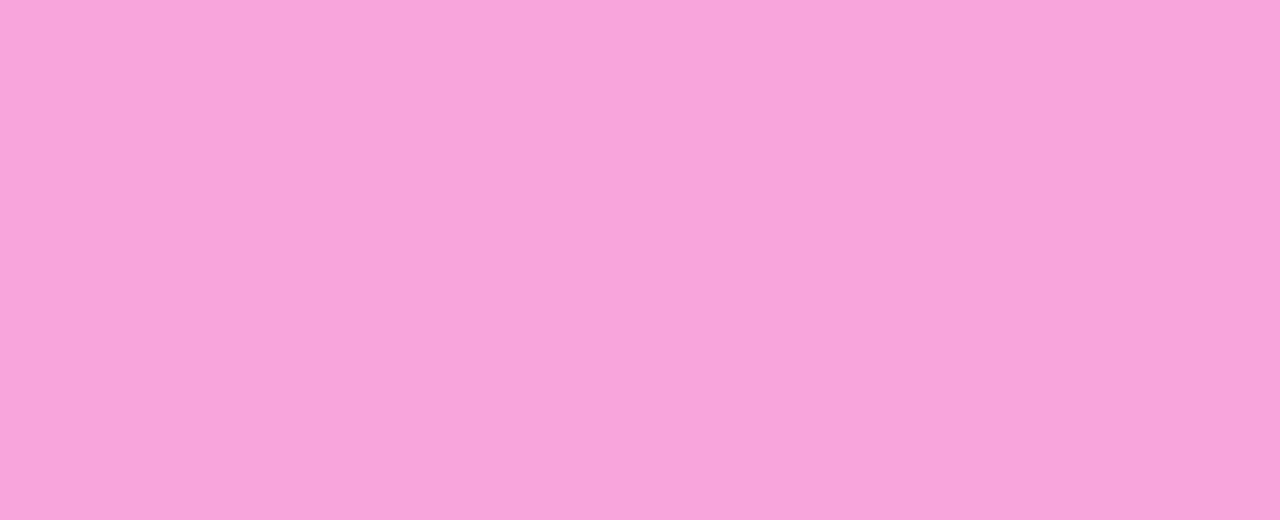
<file: mahlakot.html>
<!DOCTYPE html>
<html lang="he-IL" dir="rtl">
<head>
    <meta charset="UTF-8">
    <meta name="viewport" content="width=device-width, initial-scale=1.0">
    <title>Home</title>
    <link rel="stylesheet" href="css/libs.css">
    <link rel="stylesheet" href="css/style.css">
    <link rel="stylesheet" href="https://unpkg.com/aos@next/dist/aos.css" />
</head>
<body>
    <header class="header">
        <div class="container">
            <div class="header__inner">
                <div class="header__logo">
                    <a href="./">
                        <img src="images/logo.svg" alt="logo">
                    </a>
                </div>
                <button class="header__menu-btn"><span></span></button>
                <div class="header__links">
                    <a class="header__link" href="#">ربي / עב׳</a>
                    <a class="header__btn" href="#">הרשמה לבצלאל</a>
                </div>
            </div>
            <div class="header__menu">
                <button class="header__menu-close"></button>
                <ul class="header__menu-list">
                    <li><a href="#">המחלקות שלנו</a></li>
                    <li><a href="#">לאיזו מחלקה
                        כדאי לי להירשם</a></li>
                        <li><a href="#"> למה בצלאל</a></li>
                        <li><a href="#"> תהליך ההרשמה</a></li>
                        <li><a href="#"> לו״ז יום פתוח</a></li>
                </ul>
                <a class="header__menu-link " href="#">הרשמה לבצלאל</a>

            </div>
        </div>
    </header>

    
    <section class="main-page">
        <div class="container">
            <div class="main-page__inner inner-page">
                <aside class="aside">
                    <nav class="main-page__nav navigation">
                        <ul>
                            <li class="animate-wrapper"><a href="#" style="animation-delay: 1s">המחלקות שלנו</a></li>
                            <li class="animate-wrapper"><a href="#" style="animation-delay: 1.1s">לאיזו מחלקה
                                כדאי לי להירשם </a></li>
                            <li class="animate-wrapper"><a href="#" style="animation-delay: 1.2s"> למה בצלאל</a></li>
                            <li class="animate-wrapper"><a href="#" style="animation-delay: 1.3s"> תהליך ההרשמה </a></li>
                            <li class="animate-wrapper"><a href="#" style="animation-delay: 1.4s">לו״ז יום פתוח </a></li>
                        </ul>
                    </nav>
                </aside>
                <div class="video-page">
                    <div class="video-page__intro">
                        <div class="video-page__head">
                            <div class="animate-wrapper">
                                <h1 class="video-page__title"  style="animation-delay: 1.3s">ברוכים הבאים לבצלאל </h1>
                            </div>
                            <div class="animate-wrapper">
                                <div class="top-line" style="animation-delay: 2.2s"></div>
                                <h2 class="video-page__subtitle" style="animation-delay: 1.5s">הדרך שלך מתחילה כאן</h2>
                            </div>
                        </div>
                        <div class="video-page__main-video" data-aos="fade-up">
                            <div class="plyr__video-embed plyr-player">
                                <iframe
                                            src="https://www.youtube.com/embed/bTqVqk7FSmY?origin=https://plyr.io&amp;iv_load_policy=3&amp;modestbranding=1&amp;playsinline=1&amp;showinfo=0&amp;rel=0&amp;enablejsapi=1"
                                            allowfullscreen
                                            allowtransparency
                                            allow="autoplay"
                                        ></iframe>
                            </div>
                        </div>
                    </div>
                    <ul class="video-page__list">
                        <li class="video-page__item" data-aos-offset="100" data-aos="fade-up" data-aos-delay="150">
                            <div class="video-page__item-title">צילום</div>
                            <div class="video-page__item-video">
                                <div class="plyr__video-embed plyr-player">
                                    <iframe
                                        src="https://www.youtube.com/embed/bTqVqk7FSmY?origin=https://plyr.io&amp;iv_load_policy=3&amp;modestbranding=1&amp;playsinline=1&amp;showinfo=0&amp;rel=0&amp;enablejsapi=1"
                                        allowfullscreen
                                        allowtransparency
                                        allow="autoplay"
                                    ></iframe>
                                </div>
                            </div>
                            <div class="video-page__item-links">
                                <a class="video-page__item-link-green link-green" href="#" >הרשמה למפגש מקוון</a>
                                <a class="video-page__item-link modal-btn" href="#" >עוד על המחלקה</a>
                                <a class="video-page__item-link link-download" href="#" >להורדת השנתון</a>
                            </div>
                        </li>
                        <li class="video-page__item" data-aos-offset="100" data-aos="fade-up" data-aos-delay="300">
                            <div class="video-page__item-title"> צורפות ואופנה </div>
                            <div class="video-page__item-video">
                                <div class="plyr__video-embed plyr-player">
                                    <iframe
                                        src="https://www.youtube.com/embed/bTqVqk7FSmY?origin=https://plyr.io&amp;iv_load_policy=3&amp;modestbranding=1&amp;playsinline=1&amp;showinfo=0&amp;rel=0&amp;enablejsapi=1"
                                        allowfullscreen
                                        allowtransparency
                                        allow="autoplay"
                                    ></iframe>
                                </div>
                            </div>
                            <div class="video-page__item-links">
                                <a class="video-page__item-link-green link-green" href="#" >הרשמה למפגש מקוון</a>
                                <a class="video-page__item-link modal-btn" href="#" >עוד על המחלקה</a>
                                <a class="video-page__item-link link-download" href="#" >להורדת השנתון</a>
                            </div>
                        </li>
                        <li class="video-page__item" data-aos-offset="100" data-aos="fade-up">
                            <div class="video-page__item-title">תרבות חזותית וחומרית</div>
                            <div class="video-page__item-video">
                                <div class="plyr__video-embed plyr-player">
                                    <iframe
                                        src="https://www.youtube.com/embed/bTqVqk7FSmY?origin=https://plyr.io&amp;iv_load_policy=3&amp;modestbranding=1&amp;playsinline=1&amp;showinfo=0&amp;rel=0&amp;enablejsapi=1"
                                        allowfullscreen
                                        allowtransparency
                                        allow="autoplay"
                                    ></iframe>
                                </div>
                            </div>
                            <div class="video-page__item-links">
                                <a class="video-page__item-link-green link-green" href="#" >הרשמה למפגש מקוון</a>
                                <a class="video-page__item-link modal-btn" href="#" >עוד על המחלקה</a>
                                <a class="video-page__item-link link-download" href="#" >להורדת השנתון</a>
                            </div>
                        </li>

                        <li class="video-page__item" data-aos-offset="100" data-aos="fade-up">
                            <div class="video-page__item-title">ארכיטקטורה</div>
                            <div class="video-page__item-video">
                                <div class="plyr__video-embed plyr-player">
                                    <iframe
                                        src="https://www.youtube.com/embed/bTqVqk7FSmY?origin=https://plyr.io&amp;iv_load_policy=3&amp;modestbranding=1&amp;playsinline=1&amp;showinfo=0&amp;rel=0&amp;enablejsapi=1"
                                        allowfullscreen
                                        allowtransparency
                                        allow="autoplay"
                                    ></iframe>
                                </div>
                            </div>
                            <div class="video-page__item-links">
                                <a class="video-page__item-link-green link-green" href="#" >הרשמה למפגש מקוון</a>
                                <a class="video-page__item-link modal-btn" href="#" >עוד על המחלקה</a>
                                <a class="video-page__item-link link-download" href="#" >להורדת השנתון</a>
                            </div>
                        </li>
                        <li class="video-page__item" data-aos-offset="100" data-aos="fade-up" data-aos-delay="150">
                            <div class="video-page__item-title">תקשורת חזותית</div>
                            <div class="video-page__item-video">
                                <div class="plyr__video-embed plyr-player">
                                    <iframe
                                        src="https://www.youtube.com/embed/bTqVqk7FSmY?origin=https://plyr.io&amp;iv_load_policy=3&amp;modestbranding=1&amp;playsinline=1&amp;showinfo=0&amp;rel=0&amp;enablejsapi=1"
                                        allowfullscreen
                                        allowtransparency
                                        allow="autoplay"
                                    ></iframe>
                                </div>
                            </div>
                            <div class="video-page__item-links">
                                <a class="video-page__item-link-green link-green" href="#" >הרשמה למפגש מקוון</a>
                                <a class="video-page__item-link modal-btn" href="#" >עוד על המחלקה</a>
                                <a class="video-page__item-link link-download" href="#" >להורדת השנתון</a>
                            </div>
                        </li>
                        <li class="video-page__item" data-aos-offset="100" data-aos="fade-up" data-aos-delay="300">
                            <div class="video-page__item-title">עיצוב תעשייתי</div>
                            <div class="video-page__item-video">
                                <div class="plyr__video-embed plyr-player">
                                    <iframe
                                        src="https://www.youtube.com/embed/bTqVqk7FSmY?origin=https://plyr.io&amp;iv_load_policy=3&amp;modestbranding=1&amp;playsinline=1&amp;showinfo=0&amp;rel=0&amp;enablejsapi=1"
                                        allowfullscreen
                                        allowtransparency
                                        allow="autoplay"
                                    ></iframe>
                                </div>
                            </div>
                            <div class="video-page__item-links">
                                <a class="video-page__item-link-green link-green" href="#" >הרשמה למפגש מקוון</a>
                                <a class="video-page__item-link modal-btn" href="#" >עוד על המחלקה</a>
                                <a class="video-page__item-link link-download" href="#" >להורדת השנתון</a>
                            </div>
                        </li>

                        <li class="video-page__item" data-aos-offset="100" data-aos="fade-up">
                            <div class="video-page__item-title">עיצוב קרמי וזכוכית</div>
                            <div class="video-page__item-video">
                                <div class="plyr__video-embed plyr-player">
                                    <iframe
                                        src="https://www.youtube.com/embed/bTqVqk7FSmY?origin=https://plyr.io&amp;iv_load_policy=3&amp;modestbranding=1&amp;playsinline=1&amp;showinfo=0&amp;rel=0&amp;enablejsapi=1"
                                        allowfullscreen
                                        allowtransparency
                                        allow="autoplay"
                                    ></iframe>
                                </div>
                            </div>
                            <div class="video-page__item-links">
                                <a class="video-page__item-link-green link-green" href="#" >הרשמה למפגש מקוון</a>
                                <a class="video-page__item-link modal-btn" href="#" >עוד על המחלקה</a>
                                <a class="video-page__item-link link-download" href="#" >להורדת השנתון</a>
                            </div>
                        </li>
                        <li class="video-page__item" data-aos-offset="100" data-aos="fade-up" data-aos-delay="150">
                            <div class="video-page__item-title">אמנויות המסך</div>
                            <div class="video-page__item-video">
                                <div class="plyr__video-embed plyr-player">
                                    <iframe
                                        src="https://www.youtube.com/embed/bTqVqk7FSmY?origin=https://plyr.io&amp;iv_load_policy=3&amp;modestbranding=1&amp;playsinline=1&amp;showinfo=0&amp;rel=0&amp;enablejsapi=1"
                                        allowfullscreen
                                        allowtransparency
                                        allow="autoplay"
                                    ></iframe>
                                </div>
                            </div>
                            <div class="video-page__item-links">
                                <a class="video-page__item-link-green link-green" href="#" >הרשמה למפגש מקוון</a>
                                <a class="video-page__item-link modal-btn" href="#" >עוד על המחלקה</a>
                                <a class="video-page__item-link link-download" href="#" >להורדת השנתון</a>
                            </div>
                        </li>
                        <li class="video-page__item" data-aos-offset="100" data-aos="fade-up" data-aos-delay="300">
                            <div class="video-page__item-title">אמנות</div>
                            <div class="video-page__item-video">
                                <div class="plyr__video-embed plyr-player">
                                    <iframe
                                        src="https://www.youtube.com/embed/bTqVqk7FSmY?origin=https://plyr.io&amp;iv_load_policy=3&amp;modestbranding=1&amp;playsinline=1&amp;showinfo=0&amp;rel=0&amp;enablejsapi=1"
                                        allowfullscreen
                                        allowtransparency
                                        allow="autoplay"
                                    ></iframe>
                                </div>
                            </div>
                            <div class="video-page__item-links">
                                <a class="video-page__item-link-green link-green" href="#" >הרשמה למפגש מקוון</a>
                                <a class="video-page__item-link modal-btn" href="#" >עוד על המחלקה</a>
                                <a class="video-page__item-link link-download" href="#" >להורדת השנתון</a>
                            </div>
                        </li>
                    </ul>
                    <div class="scroll-top video-page__scroll-top">
                        <img src="images/triangle-top.svg" alt="Scroll to Top">
                    </div>
                </div>
            </div>
        </div>
    </section>

    <div class="modal">
        <button class="modal__close"><span></span></button>
        <div class="modal__content">
            <div class="modal__title">תקשורת חזותית</div>
            <div class="modal__text">
                <p>
                    בכל תחומי העשייה המגוונים במחלקה, בין אם יהיה זה עיצוב ספר, עיצוב אתר אינטרנט, איור, מסע פרסום, משחק מחשב או אריזה לערוץ טלוויזיה, בבסיסה של היצירה נמצא תמיד אותו פלא, אותו קסם, הקרוי תקשורת חזותית. אותו מהלך בו עוברים מסרים, רעיונות, תחושות ומידע באמצעות צורה. אותה שפה העושה שימוש בחומר, צבע, תנועה, צליל, אות ודימוי.  <br>
האתגר העומד בפנינו, כיוצרים בתחומי התקשורת החזותית, הוא ההכרח ללכת בתלם ומחוצה לו בעת ובעונה אחת. בכדי לתקשר, אנו פועלים בתוך המכנה המשותף, בתוך מוסכמות השפה. בד בבד, בכדי לחדש, בכדי להיות מקוריים ומפתיעים, אנחנו מחויבים לפרוץ את המסגרת, לבעוט ולבטל את חומות התלמים החרושים, ולפלס את הדרך אל מחוץ לקונבנציה. 

                </p>
                <p>
                    הלימודים במחלקה מתחילים בשנתיים ראשונות של לימודי חובה ביסודות העיצוב והתקשורת החזותית.  במהלך השנים ג' ו-ד' תכנית הלימודים היא גמישה ואישית. כל סטודנט בוחר אם להתמחות בתחום מסוים או לעסוק במספר תחומים באופן רחב ומגוון יותר. הסטודנטים יכולים להתמקד באחד מתחומי הידע שהמחלקה עוסקת בהם: עיצוב גרפי, טיפוגרפיה, מיתוג, עיצוב אינטראקטיבי ו־UX/UI, איור, משחקים, עיצוב בתנועה ועוד. לחילופין, הם יכולים לבחור להרכיב מערכת לימודים המשלבת בין שני תחומי ידע או או יותר. 
                    השילוב בין תחומי הידע, בין אם במבנה ותכני הקורסים עצמם ובין אם בבחירת קורסים מתחומים שונים, מעודד יצירה רב־תחומית, היכרות רחבה עם עולם התקשורת החזותית, ורסטיליות ובעיקר יכולת תנועה עתידית בין התחומים השונים. <br>
                    בלימודיהם במחלקה מתנסים הסטודנטים בטכניקות מסורתיות לצד עשייה בקדמת הטכנולוגיה. הקשר שבין היד הרושמת, הנוגעת בחומר, והממשק העתידני הטכנולוגי, הוא אחד מעקרונות היסוד של המחלקה. <br>
                    תכנית הלימודים במחלקה מעודדת יצירה פורצת גבולות, חוקרת, וניסיונית ללא כל ויתור על הקניית מקצוענות, מיומנות גבוהה ויכולת עבודה מעשית. בנוסף, אנו מבקשים לחנך את הסטודנטים לחשיבה ביקורתית ואתית ולחתירה מתמדת למצוינות ולחדשנות. כל אלה מתקיימים בסביבה פעילה ודינמית ובה דיון ער, אירועים מחלקתיים רבים, הרצאות, תערוכות, סדנאות אורח ופעילות בינלאומית ענפה. <br>
                    המחלקה מבקשת להקנות לבוגריה יכולת למידה עתידית בתנאים משתנים ולהכשירם להיות מעצבים פעילים, מנהיגים ויזמים שישנו את פני המרחב החזותי בישראל. 
                </p>
            </div>
        </div>
    </div>

    <div class="video-page__wrapper">
        <div class="form-wrapper" style="animation-delay: 1.5s">
            <section class="main-page__form bottom-form">
            <div class="container">
                <form action="#" style="animation-delay: 1.8s">
                    <div class="main-page__form-item">
                        <input type="text" placeholder="שם מלא">
                    </div>
                    <div class="main-page__form-item">
                        <input type="text" placeholder="נייד">
                    </div>
                    <div class="main-page__form-item">
                        <input type="text" placeholder="מייל">
                    </div>
                    <div class="main-page__form-item">
                        <input type="text" placeholder="מייל">
                    </div>
                    <div class="main-page__list">
                        <div class="main-page__list-head">
                            <div class="main-page__list-subtitle">
                                <span>באיזה מפגשים ברצונך להשתתף </span>
                            </div>
                        </div>
                        
                        <ul class="main-page__list-items">
                            <li class="main-page__form-checkbox">
                                <label>

                                    <input type="checkbox">
                                    מפגש עם המנהל האקדמי:
                                    <br>
                                    תהליך ההרשמה ותנאי הקבלה
                                </label>
                            </li>
                            <li class="main-page__form-checkbox">
                                <label>
                                    <input type="checkbox">
                                    מפגש עם דקנאט הסטודנטים: מלגות, מעונות, סיוע כלכלי וחברתי
                                </label>
                            </li>
                            <li class="main-page__form-checkbox">
                                <label>
                                    <input type="checkbox">
                                    מפגש במחלקה לעיצוב תעשייתי
                                </label>
                            </li>
                            <li class="main-page__form-checkbox">
                                <label>
                                    <input type="checkbox">
                                    מפגש במחלקה לעיצוב קרמי וזכוכית
                                </label>
                            </li>
                            <li class="main-page__form-checkbox">
                                <label>
                                    <input type="checkbox">
                                    מפגש במחלקה לתרבות חזותית וחומרית
                                </label>
                            </li>
                            <li class="main-page__form-checkbox">
                                <label>
                                    <input type="checkbox">
                                    מפגש במחלקה לתרבות חזותית וחומרית
                                </label>
                            </li>
                            <li class="main-page__form-checkbox">
                                <label>
                                    <input type="checkbox">
                                    מפגש במחלקה לצילום
                                </label>
                            </li>
                            <li class="main-page__form-checkbox">
                                <label>
                                    <input type="checkbox">
                                    מפגש במחלקה לארכיטקטורה
                                </label>
                            </li>
                            <li class="main-page__form-checkbox">
                                <label>
                                    <input type="checkbox">
                                    מפגש במחלקה לאמנויות המסך
                                </label>
                            </li>
                            <li class="main-page__form-checkbox">
                                <label>
                                    <input type="checkbox">
                                    מפגש במחלקה לצורפות ואופנה
                                </label>
                            </li>
                            <li class="main-page__form-checkbox">
                                <label>
                                    <input type="checkbox">
                                    מפגש במחלקה לתקשורת חזותית
                                </label>
                            </li>
                            <li class="main-page__form-checkbox">
                                <label>
                                    <input type="checkbox">
                                    מפגש במחלקה לאמנות
                                </label>
                            </li>
                        </ul>
                        
                    </div>
                    <button class="main-page__form-btn btn">הרשמה למפגש המקוון</button>
                </form>
            </div>
        </section>
        </div>
        
    </div>

    <div class="page-form-mobile">
        <div class="page-form-mobile__title">
            הרשמה למפגש מקוון
        </div>
        <div class="container">
            <div class="main-page__form">
                <div class="animate-wrapper">
                    <h3 class="main-page__form-title" style="animation-delay: 1.6s">הדרך שלך מתחילה כאן:</h3>
                </div>
                <form action="#" style="animation-delay: 1.8s">
                    <div class="main-page__form-item">
                        <input type="text" placeholder="שם פרטי">
                    </div>
                    <div class="main-page__form-item">
                        <input type="text" placeholder="שם משפחה">
                    </div>
                    <div class="main-page__form-item">
                        <input type="text" placeholder="נייד">
                    </div>
                    <div class="main-page__form-item">
                        <input type="text" placeholder="מייל">
                    </div>
                    <div class="main-page__list">
                        <div class="main-page__list-head">
                            <div class="main-page__list-subtitle">
                                <span>נא לסמן באיזה מפגשים ברצונך להשתתף</span>
                            </div>
                            <div class="main-page__list-title">
                                <strong> ניתן להירשם לכל המפגשים</strong>
                            </div>
                        </div>
                        
                        <ul class="main-page__list-items">
                            <li class="main-page__form-checkbox">
                                <label>
    
                                    <input type="checkbox">
                                    מפגש עם המנהל האקדמי:
                                    <br>
                                    תהליך ההרשמה ותנאי הקבלה
                                </label>
                            </li>
                            <li class="main-page__form-checkbox">
                                <label>
                                    <input type="checkbox">
                                    מפגש עם דקנאט הסטודנטים: מלגות, מעונות, סיוע כלכלי וחברתי
                                </label>
                            </li>
                            <li class="main-page__form-checkbox">
                                <label>
                                    <input type="checkbox">
                                    מפגש במחלקה לעיצוב תעשייתי
                                </label>
                            </li>
                            <li class="main-page__form-checkbox">
                                <label>
                                    <input type="checkbox">
                                    מפגש במחלקה לעיצוב קרמי וזכוכית
                                </label>
                            </li>
                            <li class="main-page__form-checkbox">
                                <label>
                                    <input type="checkbox">
                                    מפגש במחלקה לתרבות חזותית וחומרית
                                </label>
                            </li>
                            <li class="main-page__form-checkbox">
                                <label>
                                    <input type="checkbox">
                                    מפגש במחלקה לתרבות חזותית וחומרית
                                </label>
                            </li>
                            <li class="main-page__form-checkbox">
                                <label>
                                    <input type="checkbox">
                                    מפגש במחלקה לצילום
                                </label>
                            </li>
                            <li class="main-page__form-checkbox">
                                <label>
                                    <input type="checkbox">
                                    מפגש במחלקה לארכיטקטורה
                                </label>
                            </li>
                            <li class="main-page__form-checkbox">
                                <label>
                                    <input type="checkbox">
                                    מפגש במחלקה לאמנויות המסך
                                </label>
                            </li>
                            <li class="main-page__form-checkbox">
                                <label>
                                    <input type="checkbox">
                                    מפגש במחלקה לצורפות ואופנה
                                </label>
                            </li>
                            <li class="main-page__form-checkbox">
                                <label>
                                    <input type="checkbox">
                                    מפגש במחלקה לתקשורת חזותית
                                </label>
                            </li>
                            <li class="main-page__form-checkbox">
                                <label>
                                    <input type="checkbox">
                                    מפגש במחלקה לאמנות
                                </label>
                            </li>
                        </ul>
                        
                        <button class="main-page__form-btn btn">שלח.י</button>
                    </div>
                </form>
            </div>
        </div>
    </div>

    
    <script src="https://unpkg.com/aos@next/dist/aos.js"></script>
    <script>
            AOS.init({
            duration: 1000
            })
    </script>
    <script src="js/libs.js"></script>
    <script src="js/main.js"></script>
</body>
</html>
</file>
<file: css/libs.css>
@keyframes plyr-progress{to{background-position:25px 0;background-position:var(--plyr-progress-loading-size,25px) 0}}@keyframes plyr-popup{0%{opacity:.5;transform:translateY(10px)}to{opacity:1;transform:translateY(0)}}@keyframes plyr-fade-in{from{opacity:0}to{opacity:1}}.plyr{-moz-osx-font-smoothing:grayscale;-webkit-font-smoothing:antialiased;align-items:center;direction:ltr;display:flex;flex-direction:column;font-family:inherit;font-family:var(--plyr-font-family,inherit);font-variant-numeric:tabular-nums;font-weight:400;font-weight:var(--plyr-font-weight-regular,400);line-height:1.7;line-height:var(--plyr-line-height,1.7);max-width:100%;min-width:200px;position:relative;text-shadow:none;transition:box-shadow .3s ease;z-index:0}.plyr audio,.plyr iframe,.plyr video{display:block;height:100%;width:100%}.plyr button{font:inherit;line-height:inherit;width:auto}.plyr:focus{outline:0}.plyr--full-ui{box-sizing:border-box}.plyr--full-ui *,.plyr--full-ui ::after,.plyr--full-ui ::before{box-sizing:inherit}.plyr--full-ui a,.plyr--full-ui button,.plyr--full-ui input,.plyr--full-ui label{touch-action:manipulation}.plyr__badge{background:#4a5464;background:var(--plyr-badge-background,#4a5464);border-radius:2px;border-radius:var(--plyr-badge-border-radius,2px);color:#fff;color:var(--plyr-badge-text-color,#fff);font-size:9px;font-size:var(--plyr-font-size-badge,9px);line-height:1;padding:3px 4px}.plyr--full-ui ::-webkit-media-text-track-container{display:none}.plyr__captions{animation:plyr-fade-in .3s ease;bottom:0;display:none;font-size:13px;font-size:var(--plyr-font-size-small,13px);left:0;padding:10px;padding:var(--plyr-control-spacing,10px);position:absolute;text-align:center;transition:transform .4s ease-in-out;width:100%}.plyr__captions span:empty{display:none}@media (min-width:480px){.plyr__captions{font-size:15px;font-size:var(--plyr-font-size-base,15px);padding:calc(10px * 2);padding:calc(var(--plyr-control-spacing,10px) * 2)}}@media (min-width:768px){.plyr__captions{font-size:18px;font-size:var(--plyr-font-size-large,18px)}}.plyr--captions-active .plyr__captions{display:block}.plyr:not(.plyr--hide-controls) .plyr__controls:not(:empty)~.plyr__captions{transform:translateY(calc(10px * -4));transform:translateY(calc(var(--plyr-control-spacing,10px) * -4))}.plyr__caption{background:rgba(0,0,0,.8);background:var(--plyr-captions-background,rgba(0,0,0,.8));border-radius:2px;-webkit-box-decoration-break:clone;box-decoration-break:clone;color:#fff;color:var(--plyr-captions-text-color,#fff);line-height:185%;padding:.2em .5em;white-space:pre-wrap}.plyr__caption div{display:inline}.plyr__control{background:0 0;border:0;border-radius:3px;border-radius:var(--plyr-control-radius,3px);color:inherit;cursor:pointer;flex-shrink:0;overflow:visible;padding:calc(10px * .7);padding:calc(var(--plyr-control-spacing,10px) * .7);position:relative;transition:all .3s ease}.plyr__control svg{display:block;fill:currentColor;height:18px;height:var(--plyr-control-icon-size,18px);pointer-events:none;width:18px;width:var(--plyr-control-icon-size,18px)}.plyr__control:focus{outline:0}.plyr__control.plyr__tab-focus{outline-color:#00b3ff;outline-color:var(--plyr-tab-focus-color,var(--plyr-color-main,var(--plyr-color-main,#00b3ff)));outline-offset:2px;outline-style:dotted;outline-width:3px}a.plyr__control{text-decoration:none}a.plyr__control::after,a.plyr__control::before{display:none}.plyr__control.plyr__control--pressed .icon--not-pressed,.plyr__control.plyr__control--pressed .label--not-pressed,.plyr__control:not(.plyr__control--pressed) .icon--pressed,.plyr__control:not(.plyr__control--pressed) .label--pressed{display:none}.plyr--full-ui ::-webkit-media-controls{display:none}.plyr__controls{align-items:center;display:flex;justify-content:flex-end;text-align:center}.plyr__controls .plyr__progress__container{flex:1;min-width:0}.plyr__controls .plyr__controls__item{margin-left:calc(10px / 4);margin-left:calc(var(--plyr-control-spacing,10px)/ 4)}.plyr__controls .plyr__controls__item:first-child{margin-left:0;margin-right:auto}.plyr__controls .plyr__controls__item.plyr__progress__container{padding-left:calc(10px / 4);padding-left:calc(var(--plyr-control-spacing,10px)/ 4)}.plyr__controls .plyr__controls__item.plyr__time{padding:0 calc(10px / 2);padding:0 calc(var(--plyr-control-spacing,10px)/ 2)}.plyr__controls .plyr__controls__item.plyr__progress__container:first-child,.plyr__controls .plyr__controls__item.plyr__time+.plyr__time,.plyr__controls .plyr__controls__item.plyr__time:first-child{padding-left:0}.plyr__controls:empty{display:none}.plyr [data-plyr=airplay],.plyr [data-plyr=captions],.plyr [data-plyr=fullscreen],.plyr [data-plyr=pip]{display:none}.plyr--airplay-supported [data-plyr=airplay],.plyr--captions-enabled [data-plyr=captions],.plyr--fullscreen-enabled [data-plyr=fullscreen],.plyr--pip-supported [data-plyr=pip]{display:inline-block}.plyr__menu{display:flex;position:relative}.plyr__menu .plyr__control svg{transition:transform .3s ease}.plyr__menu .plyr__control[aria-expanded=true] svg{transform:rotate(90deg)}.plyr__menu .plyr__control[aria-expanded=true] .plyr__tooltip{display:none}.plyr__menu__container{animation:plyr-popup .2s ease;background:rgba(255,255,255,.9);background:var(--plyr-menu-background,rgba(255,255,255,.9));border-radius:4px;bottom:100%;box-shadow:0 1px 2px rgba(0,0,0,.15);box-shadow:var(--plyr-menu-shadow,0 1px 2px rgba(0,0,0,.15));color:#4a5464;color:var(--plyr-menu-color,#4a5464);font-size:15px;font-size:var(--plyr-font-size-base,15px);margin-bottom:10px;position:absolute;right:-3px;text-align:left;white-space:nowrap;z-index:3}.plyr__menu__container>div{overflow:hidden;transition:height .35s cubic-bezier(.4,0,.2,1),width .35s cubic-bezier(.4,0,.2,1)}.plyr__menu__container::after{border:4px solid transparent;border:var(--plyr-menu-arrow-size,4px) solid transparent;border-top-color:rgba(255,255,255,.9);border-top-color:var(--plyr-menu-background,rgba(255,255,255,.9));content:'';height:0;position:absolute;right:calc(((18px / 2) + calc(10px * .7)) - (4px / 2));right:calc(((var(--plyr-control-icon-size,18px)/ 2) + calc(var(--plyr-control-spacing,10px) * .7)) - (var(--plyr-menu-arrow-size,4px)/ 2));top:100%;width:0}.plyr__menu__container [role=menu]{padding:calc(10px * .7);padding:calc(var(--plyr-control-spacing,10px) * .7)}.plyr__menu__container [role=menuitem],.plyr__menu__container [role=menuitemradio]{margin-top:2px}.plyr__menu__container [role=menuitem]:first-child,.plyr__menu__container [role=menuitemradio]:first-child{margin-top:0}.plyr__menu__container .plyr__control{align-items:center;color:#4a5464;color:var(--plyr-menu-color,#4a5464);display:flex;font-size:13px;font-size:var(--plyr-font-size-menu,var(--plyr-font-size-small,13px));padding-bottom:calc(calc(10px * .7)/ 1.5);padding-bottom:calc(calc(var(--plyr-control-spacing,10px) * .7)/ 1.5);padding-left:calc(calc(10px * .7) * 1.5);padding-left:calc(calc(var(--plyr-control-spacing,10px) * .7) * 1.5);padding-right:calc(calc(10px * .7) * 1.5);padding-right:calc(calc(var(--plyr-control-spacing,10px) * .7) * 1.5);padding-top:calc(calc(10px * .7)/ 1.5);padding-top:calc(calc(var(--plyr-control-spacing,10px) * .7)/ 1.5);-webkit-user-select:none;-ms-user-select:none;user-select:none;width:100%}.plyr__menu__container .plyr__control>span{align-items:inherit;display:flex;width:100%}.plyr__menu__container .plyr__control::after{border:4px solid transparent;border:var(--plyr-menu-item-arrow-size,4px) solid transparent;content:'';position:absolute;top:50%;transform:translateY(-50%)}.plyr__menu__container .plyr__control--forward{padding-right:calc(calc(10px * .7) * 4);padding-right:calc(calc(var(--plyr-control-spacing,10px) * .7) * 4)}.plyr__menu__container .plyr__control--forward::after{border-left-color:#728197;border-left-color:var(--plyr-menu-arrow-color,#728197);right:calc((calc(10px * .7) * 1.5) - 4px);right:calc((calc(var(--plyr-control-spacing,10px) * .7) * 1.5) - var(--plyr-menu-item-arrow-size,4px))}.plyr__menu__container .plyr__control--forward.plyr__tab-focus::after,.plyr__menu__container .plyr__control--forward:hover::after{border-left-color:currentColor}.plyr__menu__container .plyr__control--back{font-weight:400;font-weight:var(--plyr-font-weight-regular,400);margin:calc(10px * .7);margin:calc(var(--plyr-control-spacing,10px) * .7);margin-bottom:calc(calc(10px * .7)/ 2);margin-bottom:calc(calc(var(--plyr-control-spacing,10px) * .7)/ 2);padding-left:calc(calc(10px * .7) * 4);padding-left:calc(calc(var(--plyr-control-spacing,10px) * .7) * 4);position:relative;width:calc(100% - (calc(10px * .7) * 2));width:calc(100% - (calc(var(--plyr-control-spacing,10px) * .7) * 2))}.plyr__menu__container .plyr__control--back::after{border-right-color:#728197;border-right-color:var(--plyr-menu-arrow-color,#728197);left:calc((calc(10px * .7) * 1.5) - 4px);left:calc((calc(var(--plyr-control-spacing,10px) * .7) * 1.5) - var(--plyr-menu-item-arrow-size,4px))}.plyr__menu__container .plyr__control--back::before{background:#dcdfe5;background:var(--plyr-menu-back-border-color,#dcdfe5);box-shadow:0 1px 0 #fff;box-shadow:0 1px 0 var(--plyr-menu-back-border-shadow-color,#fff);content:'';height:1px;left:0;margin-top:calc(calc(10px * .7)/ 2);margin-top:calc(calc(var(--plyr-control-spacing,10px) * .7)/ 2);overflow:hidden;position:absolute;right:0;top:100%}.plyr__menu__container .plyr__control--back.plyr__tab-focus::after,.plyr__menu__container .plyr__control--back:hover::after{border-right-color:currentColor}.plyr__menu__container .plyr__control[role=menuitemradio]{padding-left:calc(10px * .7);padding-left:calc(var(--plyr-control-spacing,10px) * .7)}.plyr__menu__container .plyr__control[role=menuitemradio]::after,.plyr__menu__container .plyr__control[role=menuitemradio]::before{border-radius:100%}.plyr__menu__container .plyr__control[role=menuitemradio]::before{background:rgba(0,0,0,.1);content:'';display:block;flex-shrink:0;height:16px;margin-right:10px;margin-right:var(--plyr-control-spacing,10px);transition:all .3s ease;width:16px}.plyr__menu__container .plyr__control[role=menuitemradio]::after{background:#fff;border:0;height:6px;left:12px;opacity:0;top:50%;transform:translateY(-50%) scale(0);transition:transform .3s ease,opacity .3s ease;width:6px}.plyr__menu__container .plyr__control[role=menuitemradio][aria-checked=true]::before{background:#00b3ff;background:var(--plyr-control-toggle-checked-background,var(--plyr-color-main,var(--plyr-color-main,#00b3ff)))}.plyr__menu__container .plyr__control[role=menuitemradio][aria-checked=true]::after{opacity:1;transform:translateY(-50%) scale(1)}.plyr__menu__container .plyr__control[role=menuitemradio].plyr__tab-focus::before,.plyr__menu__container .plyr__control[role=menuitemradio]:hover::before{background:rgba(35,40,47,.1)}.plyr__menu__container .plyr__menu__value{align-items:center;display:flex;margin-left:auto;margin-right:calc((calc(10px * .7) - 2) * -1);margin-right:calc((calc(var(--plyr-control-spacing,10px) * .7) - 2) * -1);overflow:hidden;padding-left:calc(calc(10px * .7) * 3.5);padding-left:calc(calc(var(--plyr-control-spacing,10px) * .7) * 3.5);pointer-events:none}.plyr--full-ui input[type=range]{-webkit-appearance:none;background:0 0;border:0;border-radius:calc(13px * 2);border-radius:calc(var(--plyr-range-thumb-height,13px) * 2);color:#00b3ff;color:var(--plyr-range-fill-background,var(--plyr-color-main,var(--plyr-color-main,#00b3ff)));display:block;height:calc((3px * 2) + 13px);height:calc((var(--plyr-range-thumb-active-shadow-width,3px) * 2) + var(--plyr-range-thumb-height,13px));margin:0;min-width:0;padding:0;transition:box-shadow .3s ease;width:100%}.plyr--full-ui input[type=range]::-webkit-slider-runnable-track{background:0 0;border:0;border-radius:calc(5px / 2);border-radius:calc(var(--plyr-range-track-height,5px)/ 2);height:5px;height:var(--plyr-range-track-height,5px);-webkit-transition:box-shadow .3s ease;transition:box-shadow .3s ease;-webkit-user-select:none;user-select:none;background-image:linear-gradient(to right,currentColor 0,transparent 0);background-image:linear-gradient(to right,currentColor var(--value,0),transparent var(--value,0))}.plyr--full-ui input[type=range]::-webkit-slider-thumb{background:#fff;background:var(--plyr-range-thumb-background,#fff);border:0;border-radius:100%;box-shadow:0 1px 1px rgba(35,40,47,.15),0 0 0 1px rgba(35,40,47,.2);box-shadow:var(--plyr-range-thumb-shadow,0 1px 1px rgba(35,40,47,.15),0 0 0 1px rgba(35,40,47,.2));height:13px;height:var(--plyr-range-thumb-height,13px);position:relative;-webkit-transition:all .2s ease;transition:all .2s ease;width:13px;width:var(--plyr-range-thumb-height,13px);-webkit-appearance:none;margin-top:calc(((13px - 5px)/ 2) * -1);margin-top:calc(((var(--plyr-range-thumb-height,13px) - var(--plyr-range-track-height,5px))/ 2) * -1)}.plyr--full-ui input[type=range]::-moz-range-track{background:0 0;border:0;border-radius:calc(5px / 2);border-radius:calc(var(--plyr-range-track-height,5px)/ 2);height:5px;height:var(--plyr-range-track-height,5px);-moz-transition:box-shadow .3s ease;transition:box-shadow .3s ease;user-select:none}.plyr--full-ui input[type=range]::-moz-range-thumb{background:#fff;background:var(--plyr-range-thumb-background,#fff);border:0;border-radius:100%;box-shadow:0 1px 1px rgba(35,40,47,.15),0 0 0 1px rgba(35,40,47,.2);box-shadow:var(--plyr-range-thumb-shadow,0 1px 1px rgba(35,40,47,.15),0 0 0 1px rgba(35,40,47,.2));height:13px;height:var(--plyr-range-thumb-height,13px);position:relative;-moz-transition:all .2s ease;transition:all .2s ease;width:13px;width:var(--plyr-range-thumb-height,13px)}.plyr--full-ui input[type=range]::-moz-range-progress{background:currentColor;border-radius:calc(5px / 2);border-radius:calc(var(--plyr-range-track-height,5px)/ 2);height:5px;height:var(--plyr-range-track-height,5px)}.plyr--full-ui input[type=range]::-ms-track{background:0 0;border:0;border-radius:calc(5px / 2);border-radius:calc(var(--plyr-range-track-height,5px)/ 2);height:5px;height:var(--plyr-range-track-height,5px);-ms-transition:box-shadow .3s ease;transition:box-shadow .3s ease;-ms-user-select:none;user-select:none;color:transparent}.plyr--full-ui input[type=range]::-ms-fill-upper{background:0 0;border:0;border-radius:calc(5px / 2);border-radius:calc(var(--plyr-range-track-height,5px)/ 2);height:5px;height:var(--plyr-range-track-height,5px);-ms-transition:box-shadow .3s ease;transition:box-shadow .3s ease;-ms-user-select:none;user-select:none}.plyr--full-ui input[type=range]::-ms-fill-lower{background:0 0;border:0;border-radius:calc(5px / 2);border-radius:calc(var(--plyr-range-track-height,5px)/ 2);height:5px;height:var(--plyr-range-track-height,5px);-ms-transition:box-shadow .3s ease;transition:box-shadow .3s ease;-ms-user-select:none;user-select:none;background:currentColor}.plyr--full-ui input[type=range]::-ms-thumb{background:#fff;background:var(--plyr-range-thumb-background,#fff);border:0;border-radius:100%;box-shadow:0 1px 1px rgba(35,40,47,.15),0 0 0 1px rgba(35,40,47,.2);box-shadow:var(--plyr-range-thumb-shadow,0 1px 1px rgba(35,40,47,.15),0 0 0 1px rgba(35,40,47,.2));height:13px;height:var(--plyr-range-thumb-height,13px);position:relative;-ms-transition:all .2s ease;transition:all .2s ease;width:13px;width:var(--plyr-range-thumb-height,13px);margin-top:0}.plyr--full-ui input[type=range]::-ms-tooltip{display:none}.plyr--full-ui input[type=range]:focus{outline:0}.plyr--full-ui input[type=range]::-moz-focus-outer{border:0}.plyr--full-ui input[type=range].plyr__tab-focus::-webkit-slider-runnable-track{outline-color:#00b3ff;outline-color:var(--plyr-tab-focus-color,var(--plyr-color-main,var(--plyr-color-main,#00b3ff)));outline-offset:2px;outline-style:dotted;outline-width:3px}.plyr--full-ui input[type=range].plyr__tab-focus::-moz-range-track{outline-color:#00b3ff;outline-color:var(--plyr-tab-focus-color,var(--plyr-color-main,var(--plyr-color-main,#00b3ff)));outline-offset:2px;outline-style:dotted;outline-width:3px}.plyr--full-ui input[type=range].plyr__tab-focus::-ms-track{outline-color:#00b3ff;outline-color:var(--plyr-tab-focus-color,var(--plyr-color-main,var(--plyr-color-main,#00b3ff)));outline-offset:2px;outline-style:dotted;outline-width:3px}.plyr__poster{background-color:#000;background-position:50% 50%;background-repeat:no-repeat;background-size:contain;height:100%;left:0;opacity:0;position:absolute;top:0;transition:opacity .2s ease;width:100%;z-index:1}.plyr--stopped.plyr__poster-enabled .plyr__poster{opacity:1}.plyr__time{font-size:13px;font-size:var(--plyr-font-size-time,var(--plyr-font-size-small,13px))}.plyr__time+.plyr__time::before{content:'\2044';margin-right:10px;margin-right:var(--plyr-control-spacing,10px)}@media (max-width:calc(768px - 1px)){.plyr__time+.plyr__time{display:none}}.plyr__tooltip{background:rgba(255,255,255,.9);background:var(--plyr-tooltip-background,rgba(255,255,255,.9));border-radius:3px;border-radius:var(--plyr-tooltip-radius,3px);bottom:100%;box-shadow:0 1px 2px rgba(0,0,0,.15);box-shadow:var(--plyr-tooltip-shadow,0 1px 2px rgba(0,0,0,.15));color:#4a5464;color:var(--plyr-tooltip-color,#4a5464);font-size:13px;font-size:var(--plyr-font-size-small,13px);font-weight:400;font-weight:var(--plyr-font-weight-regular,400);left:50%;line-height:1.3;margin-bottom:calc(calc(10px / 2) * 2);margin-bottom:calc(calc(var(--plyr-control-spacing,10px)/ 2) * 2);opacity:0;padding:calc(10px / 2) calc(calc(10px / 2) * 1.5);padding:calc(var(--plyr-control-spacing,10px)/ 2) calc(calc(var(--plyr-control-spacing,10px)/ 2) * 1.5);pointer-events:none;position:absolute;transform:translate(-50%,10px) scale(.8);transform-origin:50% 100%;transition:transform .2s .1s ease,opacity .2s .1s ease;white-space:nowrap;z-index:2}.plyr__tooltip::before{border-left:4px solid transparent;border-left:var(--plyr-tooltip-arrow-size,4px) solid transparent;border-right:4px solid transparent;border-right:var(--plyr-tooltip-arrow-size,4px) solid transparent;border-top:4px solid rgba(255,255,255,.9);border-top:var(--plyr-tooltip-arrow-size,4px) solid var(--plyr-tooltip-background,rgba(255,255,255,.9));bottom:calc(4px * -1);bottom:calc(var(--plyr-tooltip-arrow-size,4px) * -1);content:'';height:0;left:50%;position:absolute;transform:translateX(-50%);width:0;z-index:2}.plyr .plyr__control.plyr__tab-focus .plyr__tooltip,.plyr .plyr__control:hover .plyr__tooltip,.plyr__tooltip--visible{opacity:1;transform:translate(-50%,0) scale(1)}.plyr .plyr__control:hover .plyr__tooltip{z-index:3}.plyr__controls>.plyr__control:first-child .plyr__tooltip,.plyr__controls>.plyr__control:first-child+.plyr__control .plyr__tooltip{left:0;transform:translate(0,10px) scale(.8);transform-origin:0 100%}.plyr__controls>.plyr__control:first-child .plyr__tooltip::before,.plyr__controls>.plyr__control:first-child+.plyr__control .plyr__tooltip::before{left:calc((18px / 2) + calc(10px * .7));left:calc((var(--plyr-control-icon-size,18px)/ 2) + calc(var(--plyr-control-spacing,10px) * .7))}.plyr__controls>.plyr__control:last-child .plyr__tooltip{left:auto;right:0;transform:translate(0,10px) scale(.8);transform-origin:100% 100%}.plyr__controls>.plyr__control:last-child .plyr__tooltip::before{left:auto;right:calc((18px / 2) + calc(10px * .7));right:calc((var(--plyr-control-icon-size,18px)/ 2) + calc(var(--plyr-control-spacing,10px) * .7));transform:translateX(50%)}.plyr__controls>.plyr__control:first-child .plyr__tooltip--visible,.plyr__controls>.plyr__control:first-child+.plyr__control .plyr__tooltip--visible,.plyr__controls>.plyr__control:first-child+.plyr__control.plyr__tab-focus .plyr__tooltip,.plyr__controls>.plyr__control:first-child+.plyr__control:hover .plyr__tooltip,.plyr__controls>.plyr__control:first-child.plyr__tab-focus .plyr__tooltip,.plyr__controls>.plyr__control:first-child:hover .plyr__tooltip,.plyr__controls>.plyr__control:last-child .plyr__tooltip--visible,.plyr__controls>.plyr__control:last-child.plyr__tab-focus .plyr__tooltip,.plyr__controls>.plyr__control:last-child:hover .plyr__tooltip{transform:translate(0,0) scale(1)}.plyr__progress{left:calc(13px * .5);left:calc(var(--plyr-range-thumb-height,13px) * .5);margin-right:13px;margin-right:var(--plyr-range-thumb-height,13px);position:relative}.plyr__progress input[type=range],.plyr__progress__buffer{margin-left:calc(13px * -.5);margin-left:calc(var(--plyr-range-thumb-height,13px) * -.5);margin-right:calc(13px * -.5);margin-right:calc(var(--plyr-range-thumb-height,13px) * -.5);width:calc(100% + 13px);width:calc(100% + var(--plyr-range-thumb-height,13px))}.plyr__progress input[type=range]{position:relative;z-index:2}.plyr__progress .plyr__tooltip{font-size:13px;font-size:var(--plyr-font-size-time,var(--plyr-font-size-small,13px));left:0}.plyr__progress__buffer{-webkit-appearance:none;background:0 0;border:0;border-radius:100px;height:5px;height:var(--plyr-range-track-height,5px);left:0;margin-top:calc((5px / 2) * -1);margin-top:calc((var(--plyr-range-track-height,5px)/ 2) * -1);padding:0;position:absolute;top:50%}.plyr__progress__buffer::-webkit-progress-bar{background:0 0}.plyr__progress__buffer::-webkit-progress-value{background:currentColor;border-radius:100px;min-width:5px;min-width:var(--plyr-range-track-height,5px);-webkit-transition:width .2s ease;transition:width .2s ease}.plyr__progress__buffer::-moz-progress-bar{background:currentColor;border-radius:100px;min-width:5px;min-width:var(--plyr-range-track-height,5px);-moz-transition:width .2s ease;transition:width .2s ease}.plyr__progress__buffer::-ms-fill{border-radius:100px;-ms-transition:width .2s ease;transition:width .2s ease}.plyr--loading .plyr__progress__buffer{animation:plyr-progress 1s linear infinite;background-image:linear-gradient(-45deg,rgba(35,40,47,.6) 25%,transparent 25%,transparent 50%,rgba(35,40,47,.6) 50%,rgba(35,40,47,.6) 75%,transparent 75%,transparent);background-image:linear-gradient(-45deg,var(--plyr-progress-loading-background,rgba(35,40,47,.6)) 25%,transparent 25%,transparent 50%,var(--plyr-progress-loading-background,rgba(35,40,47,.6)) 50%,var(--plyr-progress-loading-background,rgba(35,40,47,.6)) 75%,transparent 75%,transparent);background-repeat:repeat-x;background-size:25px 25px;background-size:var(--plyr-progress-loading-size,25px) var(--plyr-progress-loading-size,25px);color:transparent}.plyr--video.plyr--loading .plyr__progress__buffer{background-color:rgba(255,255,255,.25);background-color:var(--plyr-video-progress-buffered-background,rgba(255,255,255,.25))}.plyr--audio.plyr--loading .plyr__progress__buffer{background-color:rgba(193,200,209,.6);background-color:var(--plyr-audio-progress-buffered-background,rgba(193,200,209,.6))}.plyr__volume{align-items:center;display:flex;max-width:110px;min-width:80px;position:relative;width:20%}.plyr__volume input[type=range]{margin-left:calc(10px / 2);margin-left:calc(var(--plyr-control-spacing,10px)/ 2);margin-right:calc(10px / 2);margin-right:calc(var(--plyr-control-spacing,10px)/ 2);position:relative;z-index:2}.plyr--is-ios .plyr__volume{min-width:0;width:auto}.plyr--audio{display:block}.plyr--audio .plyr__controls{background:#fff;background:var(--plyr-audio-controls-background,#fff);border-radius:inherit;color:#4a5464;color:var(--plyr-audio-control-color,#4a5464);padding:10px;padding:var(--plyr-control-spacing,10px)}.plyr--audio .plyr__control.plyr__tab-focus,.plyr--audio .plyr__control:hover,.plyr--audio .plyr__control[aria-expanded=true]{background:#00b3ff;background:var(--plyr-audio-control-background-hover,var(--plyr-color-main,var(--plyr-color-main,#00b3ff)));color:#fff;color:var(--plyr-audio-control-color-hover,#fff)}.plyr--full-ui.plyr--audio input[type=range]::-webkit-slider-runnable-track{background-color:rgba(193,200,209,.6);background-color:var(--plyr-audio-range-track-background,var(--plyr-audio-progress-buffered-background,rgba(193,200,209,.6)))}.plyr--full-ui.plyr--audio input[type=range]::-moz-range-track{background-color:rgba(193,200,209,.6);background-color:var(--plyr-audio-range-track-background,var(--plyr-audio-progress-buffered-background,rgba(193,200,209,.6)))}.plyr--full-ui.plyr--audio input[type=range]::-ms-track{background-color:rgba(193,200,209,.6);background-color:var(--plyr-audio-range-track-background,var(--plyr-audio-progress-buffered-background,rgba(193,200,209,.6)))}.plyr--full-ui.plyr--audio input[type=range]:active::-webkit-slider-thumb{box-shadow:0 1px 1px rgba(35,40,47,.15),0 0 0 1px rgba(35,40,47,.2),0 0 0 3px rgba(35,40,47,.1);box-shadow:var(--plyr-range-thumb-shadow,0 1px 1px rgba(35,40,47,.15),0 0 0 1px rgba(35,40,47,.2)),0 0 0 var(--plyr-range-thumb-active-shadow-width,3px) var(--plyr-audio-range-thumb-active-shadow-color,rgba(35,40,47,.1))}.plyr--full-ui.plyr--audio input[type=range]:active::-moz-range-thumb{box-shadow:0 1px 1px rgba(35,40,47,.15),0 0 0 1px rgba(35,40,47,.2),0 0 0 3px rgba(35,40,47,.1);box-shadow:var(--plyr-range-thumb-shadow,0 1px 1px rgba(35,40,47,.15),0 0 0 1px rgba(35,40,47,.2)),0 0 0 var(--plyr-range-thumb-active-shadow-width,3px) var(--plyr-audio-range-thumb-active-shadow-color,rgba(35,40,47,.1))}.plyr--full-ui.plyr--audio input[type=range]:active::-ms-thumb{box-shadow:0 1px 1px rgba(35,40,47,.15),0 0 0 1px rgba(35,40,47,.2),0 0 0 3px rgba(35,40,47,.1);box-shadow:var(--plyr-range-thumb-shadow,0 1px 1px rgba(35,40,47,.15),0 0 0 1px rgba(35,40,47,.2)),0 0 0 var(--plyr-range-thumb-active-shadow-width,3px) var(--plyr-audio-range-thumb-active-shadow-color,rgba(35,40,47,.1))}.plyr--audio .plyr__progress__buffer{color:rgba(193,200,209,.6);color:var(--plyr-audio-progress-buffered-background,rgba(193,200,209,.6))}.plyr--video{background:#000;overflow:hidden}.plyr--video.plyr--menu-open{overflow:visible}.plyr__video-wrapper{background:#000;height:100%;margin:auto;overflow:hidden;position:relative;width:100%}.plyr__video-embed,.plyr__video-wrapper--fixed-ratio{height:0;padding-bottom:56.25%}.plyr__video-embed iframe,.plyr__video-wrapper--fixed-ratio video{border:0;left:0;position:absolute;top:0}.plyr--full-ui .plyr__video-embed>.plyr__video-embed__container{padding-bottom:240%;position:relative;transform:translateY(-38.28125%)}.plyr--video .plyr__controls{background:linear-gradient(rgba(0,0,0,0),rgba(0,0,0,.75));background:var(--plyr-video-controls-background,linear-gradient(rgba(0,0,0,0),rgba(0,0,0,.75)));border-bottom-left-radius:inherit;border-bottom-right-radius:inherit;bottom:0;color:#fff;color:var(--plyr-video-control-color,#fff);left:0;padding:calc(10px / 2);padding:calc(var(--plyr-control-spacing,10px)/ 2);padding-top:calc(10px * 2);padding-top:calc(var(--plyr-control-spacing,10px) * 2);position:absolute;right:0;transition:opacity .4s ease-in-out,transform .4s ease-in-out;z-index:3}@media (min-width:480px){.plyr--video .plyr__controls{padding:10px;padding:var(--plyr-control-spacing,10px);padding-top:calc(10px * 3.5);padding-top:calc(var(--plyr-control-spacing,10px) * 3.5)}}.plyr--video.plyr--hide-controls .plyr__controls{opacity:0;pointer-events:none;transform:translateY(100%)}.plyr--video .plyr__control.plyr__tab-focus,.plyr--video .plyr__control:hover,.plyr--video .plyr__control[aria-expanded=true]{background:#00b3ff;background:var(--plyr-video-control-background-hover,var(--plyr-color-main,var(--plyr-color-main,#00b3ff)));color:#fff;color:var(--plyr-video-control-color-hover,#fff)}.plyr__control--overlaid{background:#00b3ff;background:var(--plyr-video-control-background-hover,var(--plyr-color-main,var(--plyr-color-main,#00b3ff)));border:0;border-radius:100%;color:#fff;color:var(--plyr-video-control-color,#fff);display:none;left:50%;opacity:.9;padding:calc(10px * 1.5);padding:calc(var(--plyr-control-spacing,10px) * 1.5);position:absolute;top:50%;transform:translate(-50%,-50%);transition:.3s;z-index:2}.plyr__control--overlaid svg{left:2px;position:relative}.plyr__control--overlaid:focus,.plyr__control--overlaid:hover{opacity:1}.plyr--playing .plyr__control--overlaid{opacity:0;visibility:hidden}.plyr--full-ui.plyr--video .plyr__control--overlaid{display:block}.plyr--full-ui.plyr--video input[type=range]::-webkit-slider-runnable-track{background-color:rgba(255,255,255,.25);background-color:var(--plyr-video-range-track-background,var(--plyr-video-progress-buffered-background,rgba(255,255,255,.25)))}.plyr--full-ui.plyr--video input[type=range]::-moz-range-track{background-color:rgba(255,255,255,.25);background-color:var(--plyr-video-range-track-background,var(--plyr-video-progress-buffered-background,rgba(255,255,255,.25)))}.plyr--full-ui.plyr--video input[type=range]::-ms-track{background-color:rgba(255,255,255,.25);background-color:var(--plyr-video-range-track-background,var(--plyr-video-progress-buffered-background,rgba(255,255,255,.25)))}.plyr--full-ui.plyr--video input[type=range]:active::-webkit-slider-thumb{box-shadow:0 1px 1px rgba(35,40,47,.15),0 0 0 1px rgba(35,40,47,.2),0 0 0 3px rgba(255,255,255,.5);box-shadow:var(--plyr-range-thumb-shadow,0 1px 1px rgba(35,40,47,.15),0 0 0 1px rgba(35,40,47,.2)),0 0 0 var(--plyr-range-thumb-active-shadow-width,3px) var(--plyr-audio-range-thumb-active-shadow-color,rgba(255,255,255,.5))}.plyr--full-ui.plyr--video input[type=range]:active::-moz-range-thumb{box-shadow:0 1px 1px rgba(35,40,47,.15),0 0 0 1px rgba(35,40,47,.2),0 0 0 3px rgba(255,255,255,.5);box-shadow:var(--plyr-range-thumb-shadow,0 1px 1px rgba(35,40,47,.15),0 0 0 1px rgba(35,40,47,.2)),0 0 0 var(--plyr-range-thumb-active-shadow-width,3px) var(--plyr-audio-range-thumb-active-shadow-color,rgba(255,255,255,.5))}.plyr--full-ui.plyr--video input[type=range]:active::-ms-thumb{box-shadow:0 1px 1px rgba(35,40,47,.15),0 0 0 1px rgba(35,40,47,.2),0 0 0 3px rgba(255,255,255,.5);box-shadow:var(--plyr-range-thumb-shadow,0 1px 1px rgba(35,40,47,.15),0 0 0 1px rgba(35,40,47,.2)),0 0 0 var(--plyr-range-thumb-active-shadow-width,3px) var(--plyr-audio-range-thumb-active-shadow-color,rgba(255,255,255,.5))}.plyr--video .plyr__progress__buffer{color:rgba(255,255,255,.25);color:var(--plyr-video-progress-buffered-background,rgba(255,255,255,.25))}.plyr:-webkit-full-screen{background:#000;border-radius:0!important;height:100%;margin:0;width:100%}.plyr:-ms-fullscreen{background:#000;border-radius:0!important;height:100%;margin:0;width:100%}.plyr:fullscreen{background:#000;border-radius:0!important;height:100%;margin:0;width:100%}.plyr:-webkit-full-screen video{height:100%}.plyr:-ms-fullscreen video{height:100%}.plyr:fullscreen video{height:100%}.plyr:-webkit-full-screen .plyr__video-wrapper{height:100%;position:static}.plyr:-ms-fullscreen .plyr__video-wrapper{height:100%;position:static}.plyr:fullscreen .plyr__video-wrapper{height:100%;position:static}.plyr:-webkit-full-screen.plyr--vimeo .plyr__video-wrapper{height:0;position:relative}.plyr:-ms-fullscreen.plyr--vimeo .plyr__video-wrapper{height:0;position:relative}.plyr:fullscreen.plyr--vimeo .plyr__video-wrapper{height:0;position:relative}.plyr:-webkit-full-screen .plyr__control .icon--exit-fullscreen{display:block}.plyr:-ms-fullscreen .plyr__control .icon--exit-fullscreen{display:block}.plyr:fullscreen .plyr__control .icon--exit-fullscreen{display:block}.plyr:-webkit-full-screen .plyr__control .icon--exit-fullscreen+svg{display:none}.plyr:-ms-fullscreen .plyr__control .icon--exit-fullscreen+svg{display:none}.plyr:fullscreen .plyr__control .icon--exit-fullscreen+svg{display:none}.plyr:-webkit-full-screen.plyr--hide-controls{cursor:none}.plyr:-ms-fullscreen.plyr--hide-controls{cursor:none}.plyr:fullscreen.plyr--hide-controls{cursor:none}@media (min-width:1024px){.plyr:-webkit-full-screen .plyr__captions{font-size:21px;font-size:var(--plyr-font-size-xlarge,21px)}.plyr:-ms-fullscreen .plyr__captions{font-size:21px;font-size:var(--plyr-font-size-xlarge,21px)}.plyr:fullscreen .plyr__captions{font-size:21px;font-size:var(--plyr-font-size-xlarge,21px)}}.plyr:-webkit-full-screen{background:#000;border-radius:0!important;height:100%;margin:0;width:100%}.plyr:-webkit-full-screen video{height:100%}.plyr:-webkit-full-screen .plyr__video-wrapper{height:100%;position:static}.plyr:-webkit-full-screen.plyr--vimeo .plyr__video-wrapper{height:0;position:relative}.plyr:-webkit-full-screen .plyr__control .icon--exit-fullscreen{display:block}.plyr:-webkit-full-screen .plyr__control .icon--exit-fullscreen+svg{display:none}.plyr:-webkit-full-screen.plyr--hide-controls{cursor:none}@media (min-width:1024px){.plyr:-webkit-full-screen .plyr__captions{font-size:21px;font-size:var(--plyr-font-size-xlarge,21px)}}.plyr:-moz-full-screen{background:#000;border-radius:0!important;height:100%;margin:0;width:100%}.plyr:-moz-full-screen video{height:100%}.plyr:-moz-full-screen .plyr__video-wrapper{height:100%;position:static}.plyr:-moz-full-screen.plyr--vimeo .plyr__video-wrapper{height:0;position:relative}.plyr:-moz-full-screen .plyr__control .icon--exit-fullscreen{display:block}.plyr:-moz-full-screen .plyr__control .icon--exit-fullscreen+svg{display:none}.plyr:-moz-full-screen.plyr--hide-controls{cursor:none}@media (min-width:1024px){.plyr:-moz-full-screen .plyr__captions{font-size:21px;font-size:var(--plyr-font-size-xlarge,21px)}}.plyr:-ms-fullscreen{background:#000;border-radius:0!important;height:100%;margin:0;width:100%}.plyr:-ms-fullscreen video{height:100%}.plyr:-ms-fullscreen .plyr__video-wrapper{height:100%;position:static}.plyr:-ms-fullscreen.plyr--vimeo .plyr__video-wrapper{height:0;position:relative}.plyr:-ms-fullscreen .plyr__control .icon--exit-fullscreen{display:block}.plyr:-ms-fullscreen .plyr__control .icon--exit-fullscreen+svg{display:none}.plyr:-ms-fullscreen.plyr--hide-controls{cursor:none}@media (min-width:1024px){.plyr:-ms-fullscreen .plyr__captions{font-size:21px;font-size:var(--plyr-font-size-xlarge,21px)}}.plyr--fullscreen-fallback{background:#000;border-radius:0!important;height:100%;margin:0;width:100%;bottom:0;display:block;left:0;position:fixed;right:0;top:0;z-index:10000000}.plyr--fullscreen-fallback video{height:100%}.plyr--fullscreen-fallback .plyr__video-wrapper{height:100%;position:static}.plyr--fullscreen-fallback.plyr--vimeo .plyr__video-wrapper{height:0;position:relative}.plyr--fullscreen-fallback .plyr__control .icon--exit-fullscreen{display:block}.plyr--fullscreen-fallback .plyr__control .icon--exit-fullscreen+svg{display:none}.plyr--fullscreen-fallback.plyr--hide-controls{cursor:none}@media (min-width:1024px){.plyr--fullscreen-fallback .plyr__captions{font-size:21px;font-size:var(--plyr-font-size-xlarge,21px)}}.plyr__ads{border-radius:inherit;bottom:0;cursor:pointer;left:0;overflow:hidden;position:absolute;right:0;top:0;z-index:-1}.plyr__ads>div,.plyr__ads>div iframe{height:100%;position:absolute;width:100%}.plyr__ads::after{background:#23282f;border-radius:2px;bottom:10px;bottom:var(--plyr-control-spacing,10px);color:#fff;content:attr(data-badge-text);font-size:11px;padding:2px 6px;pointer-events:none;position:absolute;right:10px;right:var(--plyr-control-spacing,10px);z-index:3}.plyr__ads::after:empty{display:none}.plyr__cues{background:currentColor;display:block;height:5px;height:var(--plyr-range-track-height,5px);left:0;margin:-var(--plyr-range-track-height,5px)/2 0 0;opacity:.8;position:absolute;top:50%;width:3px;z-index:3}.plyr__preview-thumb{background-color:rgba(255,255,255,.9);background-color:var(--plyr-tooltip-background,rgba(255,255,255,.9));border-radius:3px;bottom:100%;box-shadow:0 1px 2px rgba(0,0,0,.15);box-shadow:var(--plyr-tooltip-shadow,0 1px 2px rgba(0,0,0,.15));margin-bottom:calc(calc(10px / 2) * 2);margin-bottom:calc(calc(var(--plyr-control-spacing,10px)/ 2) * 2);opacity:0;padding:3px;padding:var(--plyr-tooltip-radius,3px);pointer-events:none;position:absolute;transform:translate(0,10px) scale(.8);transform-origin:50% 100%;transition:transform .2s .1s ease,opacity .2s .1s ease;z-index:2}.plyr__preview-thumb--is-shown{opacity:1;transform:translate(0,0) scale(1)}.plyr__preview-thumb::before{border-left:4px solid transparent;border-left:var(--plyr-tooltip-arrow-size,4px) solid transparent;border-right:4px solid transparent;border-right:var(--plyr-tooltip-arrow-size,4px) solid transparent;border-top:4px solid rgba(255,255,255,.9);border-top:var(--plyr-tooltip-arrow-size,4px) solid var(--plyr-tooltip-background,rgba(255,255,255,.9));bottom:calc(4px * -1);bottom:calc(var(--plyr-tooltip-arrow-size,4px) * -1);content:'';height:0;left:50%;position:absolute;transform:translateX(-50%);width:0;z-index:2}.plyr__preview-thumb__image-container{background:#c1c8d1;border-radius:calc(3px - 1px);border-radius:calc(var(--plyr-tooltip-radius,3px) - 1px);overflow:hidden;position:relative;z-index:0}.plyr__preview-thumb__image-container img{height:100%;left:0;max-height:none;max-width:none;position:absolute;top:0;width:100%}.plyr__preview-thumb__time-container{bottom:6px;left:0;position:absolute;right:0;white-space:nowrap;z-index:3}.plyr__preview-thumb__time-container span{background-color:rgba(0,0,0,.55);border-radius:calc(3px - 1px);border-radius:calc(var(--plyr-tooltip-radius,3px) - 1px);color:#fff;font-size:13px;font-size:var(--plyr-font-size-time,var(--plyr-font-size-small,13px));padding:3px 6px}.plyr__preview-scrubbing{bottom:0;filter:blur(1px);height:100%;left:0;margin:auto;opacity:0;overflow:hidden;pointer-events:none;position:absolute;right:0;top:0;transition:opacity .3s ease;width:100%;z-index:1}.plyr__preview-scrubbing--is-shown{opacity:1}.plyr__preview-scrubbing img{height:100%;left:0;max-height:none;max-width:none;object-fit:contain;position:absolute;top:0;width:100%}.plyr--no-transition{transition:none!important}.plyr__sr-only{clip:rect(1px,1px,1px,1px);overflow:hidden;border:0!important;height:1px!important;padding:0!important;position:absolute!important;width:1px!important}.plyr [hidden]{display:none!important}
</file>
<file: css/style.css>
@font-face {
  font-family: "Abraham-Light";
  src: url("../fonts/Abraham-Light.woff2") format("woff2"), url("../fonts/Abraham-Light.woff") format("woff"), url("../fonts/Abraham-Light.eot") format("opentype");
  font-style: normal;
  font-weight: 300;
  font-display: swap;
}

@font-face {
  font-family: "Abraham-Regular";
  src: url("../fonts/Abraham-Regular.woff2") format("woff2"), url("../fonts/Abraham-Regular.woff") format("woff"), url("../fonts/Abraham-Regular.eot") format("opentype");
  font-style: normal;
  font-weight: 400;
  font-display: swap;
}

@font-face {
  font-family: "Abraham-Medium";
  src: url("../fonts/Abraham-Medium.woff2") format("woff2"), url("../fonts/Abraham-Medium.woff") format("woff"), url("../fonts/Abraham-Medium.eot") format("opentype");
  font-style: normal;
  font-weight: 500;
  font-display: swap;
}

@font-face {
  font-family: "Abraham-Bold";
  src: url("../fonts/Abraham-Bold.woff2") format("woff2"), url("../fonts/Abraham-Bold.woff") format("woff"), url("../fonts/Abraham-Bold.eot") format("opentype");
  font-style: normal;
  font-weight: 700;
  font-display: swap;
}

*,
*::before,
*::after {
  box-sizing: inherit;
  padding: 0;
  margin: 0;
}

html {
  box-sizing: border-box;
  overflow-x: hidden;
  scroll-behavior: smooth;
}

body {
  position: relative;
  font-family: 'Abraham-Regular', sans-serif;
  font-weight: 400;
  overflow-x: hidden;
  background-color: #f8a5dc;
  background: linear-gradient(180deg, #f8a5dc 0%, #f8a5dc 10%, #ffcc66 17%, #ebd18c 35%, #c9dacc 43%, #c9d9cc 66%, #f8a5dc 79%, #f8a5dc 100%);
  min-height: 100vh;
}

body.short-page {
  background: linear-gradient(180deg, #f8a5dc 0%, #f8a5dc 18%, #ffcc66 48%, #ebd18c 63%, #c9d9cc 100%);
}

ul {
  list-style: none;
}

img {
  display: block;
  max-width: 100%;
  height: auto;
}

a {
  color: inherit;
  text-decoration: none;
}

h1,
h2,
h3,
h4,
h5,
p,
h6 {
  padding: 0;
  margin: 0;
}

.container {
  max-width: 1770px;
  width: 100%;
  margin: 0 auto;
  padding: 0 18px;
  box-sizing: border-box;
}

.block-scroll {
  overflow: hidden;
}

.block-scroll body {
  overflow: hidden;
}

.btn {
  font-family: 'Abraham-Regular', sans-serif;
  display: inline-block;
  padding: 10px 18px;
  border-radius: 5px;
  background-color: rgba(0, 0, 0, 0.85);
  font-size: 28px;
  color: #ffffff;
  line-height: 0.81;
  cursor: pointer;
  border: none;
  transition: .3s ease;
}

.btn:hover {
  background-color: #fff;
  color: rgba(0, 0, 0, 0.85);
}

input[type='number'] {
  -moz-appearance: textfield;
}

input::-webkit-outer-spin-button,
input::-webkit-inner-spin-button {
  -webkit-appearance: none;
}

.navigation li {
  font-size: 27px;
  line-height: 30px;
  text-align: right;
  margin-bottom: 20px;
  animation: swim 7s ease infinite;
}

.navigation li:hover {
  animation: none;
}

.navigation a {
  display: block;
  padding: 11px 16px;
  border-radius: 5px;
  box-shadow: 3px 3px 10px 0 rgba(0, 0, 0, 0.1), inset -3px 3px 20px 0 rgba(255, 255, 255, 0.2);
  background-color: #ffffff;
  transform: translate(200%, 0);
  animation: text-right 1s ease 1 forwards;
  opacity: 0;
  transition: .3s ease;
}

.navigation a:hover {
  background-color: #000000;
  color: #ffffff;
}

.plyr--full-ui.plyr--video .plyr__control--overlaid {
  width: 64px;
  height: 80px;
  background: url("../images/triangle.svg") center/cover no-repeat;
}

.plyr--full-ui.plyr--video .plyr__control--overlaid svg {
  display: none;
}

.plyr--video {
  border-radius: 10px;
}

.plyr__controls {
  display: none;
}

.grey-bg {
  background-color: #efebe4;
}

.scroll-top {
  position: fixed;
  cursor: pointer;
  right: 200px;
  bottom: 210px;
  z-index: 90;
  width: 60px;
  height: 60px;
  transition: .3s ease;
  overflow: hidden;
  opacity: 0;
}

.scroll-top.visible {
  overflow: visible;
  opacity: 1;
}

.modal {
  display: none;
  position: fixed;
  height: 100%;
  width: 100%;
  left: 0;
  top: 143px;
  overflow: auto;
  backdrop-filter: blur(50px);
  background-color: rgba(255, 249, 238, 0.85);
  z-index: 91;
  padding-bottom: 150px;
}

.modal__close {
  position: absolute;
  left: 107px;
  top: 64px;
  width: 45px;
  height: 45px;
  border: none;
  background-color: transparent;
  cursor: pointer;
  outline: none;
  padding: 15px;
}

.modal__close::before, .modal__close::after {
  position: absolute;
  content: "";
  left: 0;
  top: 50%;
  width: 100%;
  height: 2px;
  transform: rotate(45deg) translateY(-50%);
  background-color: rgba(0, 0, 0, 0.85);
}

.modal__close::after {
  transform: rotate(-45deg) translateY(-50%);
}

.modal__title {
  font-size: 120px;
  line-height: 1;
  font-family: 'Abraham-Bold';
  font-weight: bold;
  color: #000000;
  max-width: 520px;
  margin-top: -30px;
}

.modal__text {
  font-size: 30px;
  font-weight: 300;
  line-height: 1.33;
  letter-spacing: normal;
  color: #000000;
  max-width: 925px;
  margin-left: auto;
  margin-right: 100px;
}

.modal__text p {
  margin-bottom: 50px;
}

.modal__content {
  display: flex;
  justify-content: space-between;
  align-items: flex-start;
  padding: 65px;
  padding-top: 150px;
}

.page-form-mobile {
  display: none;
}

.top-line,
.bottom-line {
  position: absolute;
  height: 2px;
  background-color: #ffffff;
  left: 0;
  top: 0;
}

.bottom-line {
  right: 0;
  left: auto;
  bottom: 0;
  top: auto;
}

@keyframes swim {
  0% {
    transform: translate(0, 0);
  }
  25% {
    transform: translate(0, -5px);
  }
  50% {
    transform: translate(0px, 0px);
  }
  75% {
    transform: translate(0px, 5px);
  }
  100% {
    transform: translate(0px, 0px);
  }
}

@keyframes swim-rev {
  0% {
    transform: translate(0, 0);
  }
  25% {
    transform: translate(0, 5px);
  }
  50% {
    transform: translate(0px, 0px);
  }
  75% {
    transform: translate(0px, -5px);
  }
  100% {
    transform: translate(0px, 0px);
  }
}

@keyframes blinking {
  0% {
    background-color: rgba(255, 249, 238, 0.75);
  }
  50% {
    background-color: #161a43;
  }
  100% {
    background-color: rgba(255, 249, 238, 0.75);
  }
}

@keyframes blinking-rev {
  0% {
    background-color: #161a43;
  }
  50% {
    background-color: rgba(255, 249, 238, 0.75);
  }
  100% {
    background-color: #161a43;
  }
}

@keyframes text {
  0% {
    transform: translate(0, 200%);
  }
  100% {
    transform: translate(0px, 0px);
  }
}

@keyframes textDown {
  0% {
    transform: translate(0, -200%);
  }
  100% {
    transform: translate(0px, 0px);
  }
}

@keyframes line {
  0% {
    width: 0;
  }
  100% {
    width: 100%;
  }
}

@keyframes text-right {
  0% {
    transform: translate(200%, 0);
    opacity: 0;
  }
  100% {
    transform: translate(0, 0);
    opacity: 1;
  }
}

[data-aos="line"] {
  width: 0;
  transition-property: width;
}

[data-aos="line"].aos-animate {
  width: 100%;
}

.header {
  position: fixed;
  z-index: 93;
  left: 0;
  right: 0;
  top: 0;
  padding-top: 32px;
  padding-bottom: 32px;
  background-color: #f8a5dc;
  transform: translate(0, -200%);
  animation: textDown 2s ease 1 forwards;
}

.header__inner {
  display: flex;
  justify-content: space-between;
  align-items: center;
}

.header__logo {
  width: 500px;
}

.header__menu {
  display: none;
  position: absolute;
  left: 0;
  top: 100%;
  height: 100vh;
  width: 95%;
  color: rgba(0, 0, 0, 0.85);
  background-color: rgba(255, 255, 255, 0.75);
  padding: 50px 80px 75px 75px;
  overflow: auto;
  backdrop-filter: blur(5px);
}

.header__menu.active {
  display: block;
}

.header__menu ul a {
  display: block;
  position: relative;
  font-size: 30px;
  font-family: "Abraham-Light", sans-serif;
  padding-bottom: 15px;
  padding-top: 15px;
}

.header__menu ul a::after {
  position: absolute;
  content: "";
  background-color: #000;
  width: 100%;
  height: 1px;
  bottom: 0;
  left: 0;
}

.header__menu-close {
  position: absolute;
  left: 17px;
  top: 14px;
  width: 32px;
  height: 32px;
  border: none;
  background-color: transparent;
  cursor: pointer;
  outline: none;
  padding: 15px;
}

.header__menu-close::before, .header__menu-close::after {
  position: absolute;
  content: "";
  left: 0;
  top: 50%;
  width: 100%;
  height: 2px;
  transform: rotate(45deg) translateY(-50%);
  background-color: rgba(0, 0, 0, 0.85);
}

.header__menu-close::after {
  transform: rotate(-45deg) translateY(-50%);
}

.header__menu-btn {
  display: none;
  position: relative;
  width: 25px;
  height: 16px;
  border: none;
  background-color: transparent;
  cursor: pointer;
  margin-right: 20px;
}

.header__menu-btn::before, .header__menu-btn::after {
  display: block;
  content: "";
  width: 100%;
  height: 2px;
  background-color: #000000;
  margin-bottom: 6px;
}

.header__menu-btn span {
  display: block;
  width: 100%;
  height: 2px;
  background-color: #000000;
  margin-bottom: 6px;
}

.header__links {
  display: flex;
  align-items: center;
  color: rgba(0, 0, 0, 0.85);
}

.header__links a {
  display: block;
  text-align: center;
}

.header__link {
  font-size: 21px;
  font-weight: bold;
}

.header__btn {
  text-align: center;
  font-size: 27px;
  margin-right: 45px;
  padding: 12px 18px;
  border-radius: 5px;
  box-shadow: 3px 3px 10px 0 rgba(0, 0, 0, 0.1), inset -3px 3px 20px 0 rgba(255, 255, 255, 0.2);
  background-color: #ffffff;
  transition: .3s ease;
}

.header__btn:hover {
  background-color: #000000;
  color: #ffffff;
}

.header__menu-link {
  display: block;
  text-align: center;
  font-size: 25px;
  padding: 13px;
  margin-top: 70px;
  margin-bottom: 70px;
  border-radius: 5px;
  background-color: #000;
  color: #ffffff;
  transition: .3s ease;
}

.header__menu-link:hover {
  background-color: #ffffff;
  color: #000000;
}

.home-page {
  background: url("../images/web.png") bottom center no-repeat;
  height: 100%;
}

.home-page .main-page {
  min-height: 1300px;
}

.form-wrapper {
  overflow: hidden;
}

.main-page {
  padding-top: 55px;
  overflow: hidden;
}

.main-page .form-home {
  margin-top: 50px;
}

.main-page__inner {
  display: flex;
  justify-content: space-between;
  align-items: flex-start;
  margin-top: 165px;
}

.main-page__head {
  max-width: 830px;
  margin-left: 140px;
}

.main-page__mobile-img {
  display: none;
  margin-bottom: 30px;
}

.main-page__title {
  font-size: 160px;
  font-family: 'Abraham-Light', sans-serif;
  font-weight: 300;
  color: #161a43;
  line-height: 0.94;
  margin-bottom: 35px;
  margin-top: -35px;
  overflow: hidden;
}

.main-page__title .line {
  overflow: hidden;
  transform: translate(0, 100%);
  animation: text 1s ease 1 forwards;
}

.main-page__title strong {
  font-family: 'Abraham-Bold', sans-serif;
}

.main-page .line {
  overflow: hidden;
}

.main-page .animate-wrapper {
  overflow: hidden;
}

.main-page__subtitle {
  position: relative;
  font-size: 80px;
  font-family: 'Abraham-Light', sans-serif;
  font-weight: 300;
  color: #161a43;
  padding-top: 10px;
  overflow: hidden;
  transform: translate(0, 100%);
  animation: text 1s ease 1 forwards;
}

.main-page__subtitle::before {
  position: absolute;
  content: "";
  height: 4px;
  width: 100%;
  background-color: #161a43;
  left: 0;
  top: 0;
  width: 0;
  animation: line 1.5s ease 1 forwards;
  animation-delay: 1.5s;
}

.main-page__form {
  max-width: 360px;
  width: 100%;
}

.main-page__form form {
  transform: translate(0, 100%);
  animation: text 1s ease 1 forwards;
}

.main-page__form-title {
  transform: translate(0, 150%);
  animation: text 1s ease 1 forwards;
  font-size: 27px;
  font-family: "Abraham-Bold", sans-serif;
  font-weight: bold;
  line-height: 1.11;
  margin-bottom: 15px;
}

.main-page__form-item {
  margin-bottom: 10px;
}

.main-page__form-item input[type=text] {
  display: block;
  font-family: "Abraham-Light", sans-serif;
  font-size: 20px;
  font-weight: 300;
  width: 100%;
  border: none;
  border-radius: 5px;
  box-shadow: 3px 3px 10px 0 rgba(0, 0, 0, 0.1), inset -3px 3px 20px 0 rgba(255, 255, 255, 0.2);
  background-color: rgba(255, 255, 255, 0.85);
  padding: 6px 8px;
}

.main-page__form-item input[type=text]::placeholder {
  color: #7b7b7b;
}

.main-page__list {
  position: relative;
  display: block;
  font-family: "Abraham-Light", sans-serif;
  font-size: 20px;
  font-weight: 300;
  width: 100%;
  border: none;
  border-radius: 5px;
  box-shadow: 3px 3px 10px 0 rgba(0, 0, 0, 0.1), inset -3px 3px 20px 0 rgba(255, 255, 255, 0.2);
}

.main-page__list-head {
  cursor: pointer;
  position: relative;
  font-size: 20px;
  font-family: "Abraham-Light", sans-serif;
  font-weight: 300;
  line-height: 1.1;
  color: #6d7278;
  padding: 6px 8px;
  box-shadow: 3px 3px 10px 0 rgba(0, 0, 0, 0.1), inset -3px 3px 20px 0 rgba(255, 255, 255, 0.2);
  background-color: rgba(255, 255, 255, 0.75);
  padding-left: 30px;
  border-radius: 5px;
}

.main-page__list-head.open::before {
  transform: rotate(180deg);
}

.main-page__list-head::before {
  position: absolute;
  content: "";
  width: 0;
  left: 20px;
  top: 50%;
  transform: translateY(-50%);
  height: 0;
  border-style: solid;
  border-width: 8px 5.5px 0 5.5px;
  border-color: #000000 transparent transparent transparent;
  transition: .3s ease;
}

.main-page__list-items {
  display: none;
  margin-top: 10px;
  box-shadow: 3px 3px 10px 0 rgba(0, 0, 0, 0.1), inset -3px 3px 20px 0 rgba(255, 255, 255, 0.2);
  background-color: rgba(255, 255, 255, 0.75);
  padding: 18px;
  border-radius: 5px;
}

.main-page__form-checkbox {
  margin-bottom: 15px;
}

.main-page__form-checkbox label {
  display: flex;
  align-items: flex-start;
  justify-content: flex-start;
}

.main-page__form-checkbox input {
  margin-left: 13px;
  margin-top: 6px;
  flex-shrink: 0;
}

.main-page__form-checkbox input:checked ~ .checkmark::before {
  opacity: 1;
}

.main-page__form-checkbox:last-child {
  margin-bottom: 0;
}

.main-page__form-btn {
  font-size: 23px;
  width: 100%;
  margin-top: 10px;
  line-height: 0.8;
  background-color: #161a43;
}

.checkmark {
  position: relative;
  display: block;
  width: 19px;
  height: 19px;
  border: 1px solid #000000;
  border-radius: 2px;
}

.checkmark::before {
  position: absolute;
  content: "";
  background: url("../images/check.svg") center no-repeat;
  left: 0;
  right: 0;
  top: 50%;
  transform: translateY(-50%);
  opacity: 0;
}

.video-page {
  width: 100%;
  padding-right: 60px;
}

.video-page__wrapper {
  overflow: hidden;
}

.video-page .animate-wrapper {
  position: relative;
}

.video-page__main-video {
  border-radius: 10px;
  box-shadow: 3px 3px 20px 0 rgba(0, 0, 0, 0.5);
  margin-bottom: 140px;
}

.video-page__main-video .plyr--full-ui.plyr--video .plyr__control--overlaid {
  background: url("../images/triangle.svg") center/cover no-repeat;
  width: 191px;
  height: 233px;
}

.video-page__main-video .plyr--full-ui.plyr--video .plyr__control--overlaid svg {
  display: none;
}

.video-page__head {
  max-width: 390px;
  width: 100%;
  flex-shrink: 0;
}

.video-page__head .top-line,
.video-page__head .bottom-line {
  animation: line 2s ease 1 forwards;
  background-color: #161a43;
}

.video-page__intro {
  display: flex;
  justify-content: space-between;
  margin-bottom: 100px;
}

.video-page__title {
  font-size: 120px;
  line-height: 1;
  font-family: "Abraham-Light", sans-serif;
  font-weight: 300;
  color: #161a43;
  transform: translate(0, 200%);
  margin-top: 10px;
  animation: text 1s ease 1 forwards;
}

.video-page__subtitle {
  font-size: 80px;
  font-family: "Abraham-Bold", sans-serif;
  font-weight: 700;
  line-height: 1;
  color: #161a43;
  transform: translate(0, 200%);
  padding-top: 20px;
  animation: text 1s ease 1 forwards;
}

.video-page__list {
  display: flex;
  align-items: center;
  justify-content: space-between;
  flex-wrap: wrap;
  padding-bottom: 50px;
}

.video-page__item {
  max-width: 450px;
  width: 100%;
  margin-bottom: 90px;
}

.video-page__item-title {
  font-size: 30px;
  font-family: "Abraham-Bold", sans-serif;
  font-weight: bold;
  line-height: 2.06;
  color: #161a43;
}

.video-page__main-video {
  width: 100%;
  margin-right: 100px;
  margin-top: 40px;
}

.video-page__item-video {
  box-shadow: 3px 3px 20px 0 rgba(104, 104, 104, 0.5);
  border-radius: 10px;
  margin-bottom: 12px;
}

.video-page__item-link {
  display: inline-block;
  font-size: 15px;
  font-family: "Abraham-Regular", sans-serif;
  font-weight: normal;
  text-align: center;
  color: #161a43;
  padding: 7px 12px;
  background-color: #fff;
  border-radius: 10px;
  transition: .3s ease;
  margin-right: 15px;
}

.video-page__item-link:first-child {
  margin-right: 0;
}

.video-page__item-link:hover {
  box-shadow: 0px 0px 12px 3px rgba(0, 0, 0, 0.24);
}

.video-page__item-link-green {
  display: inline-block;
  font-size: 15px;
  font-family: "Abraham-Medium", sans-serif;
  font-weight: 500;
  text-align: center;
  background-color: #161a43;
  padding: 7px 12px;
  color: #fff;
  border-radius: 10px;
  transition: .3s ease;
}

.video-page__item-link-green:hover {
  box-shadow: 0px 0px 12px 3px rgba(0, 0, 0, 0.24);
}

.video-page__foot.page-foot {
  color: #000000;
}

.video-page__foot.page-foot .top-line,
.video-page__foot.page-foot .bottom-line {
  position: absolute;
  height: 2px;
  background-color: #000000;
  left: 0;
  top: 0;
}

.video-page__foot.page-foot .bottom-line {
  right: 0;
  left: auto;
  bottom: 0;
  top: auto;
}

.text-page__content {
  display: flex;
  justify-content: space-between;
  margin-bottom: 180px;
}

.text-page__text {
  font-size: 30px;
  color: #161a43;
  padding-left: 100px;
}

.text-page__text p {
  margin-bottom: 40px;
  transform: translate(0, 200%);
  animation: text 1s ease 1 forwards;
}

.text-page__text p a {
  position: relative;
}

.text-page__text p a::after {
  position: absolute;
  content: "";
  bottom: 2px;
  right: 0;
  width: 100%;
  height: 1px;
  background-color: #161a43;
  transform: scaleX(1);
  transform-origin: left;
  transition: .4s ease;
}

.text-page__text p a:hover::after {
  transform: scaleX(0);
  transform-origin: right;
}

.text-page__title {
  font-size: 120px;
  font-family: "Abraham-Bold", sans-serif;
  font-weight: bold;
  line-height: .9;
  color: #161a43;
  margin-left: 50px;
  margin-right: 50px;
}

.text-page__title > span {
  display: inline-block;
}

.text-page__title span > span {
  display: inline-block;
  transform: translate(0, 200%);
  animation: text 1s ease 1 forwards;
}

.accordion__content {
  display: none;
  max-width: 820px;
  margin-right: 100px;
  margin-left: 50px;
  font-size: 30px;
  font-family: "Abraham-Light", sans-serif;
  font-weight: 300;
  line-height: 1.33;
  margin-top: 23px;
  margin-bottom: 33px;
}

.accordion__content p {
  margin-bottom: 45px;
}

.accordion__btn {
  display: block;
  position: relative;
  width: 42px;
  height: 42px;
  border: none;
  background-color: transparent;
  cursor: pointer;
  flex-shrink: 0;
  margin-top: 28px;
}

.accordion__btn::before, .accordion__btn::after {
  position: absolute;
  content: "";
  width: 100%;
  height: 3px;
  left: 50%;
  top: 50%;
  transform: translate(-50%, -50%);
  background-color: #161a43;
  transition: .3s ease;
}

.accordion__btn::after {
  transform: translate(-50%, -50%) rotate(90deg);
}

.page {
  max-width: 1260px;
  width: 100%;
}

.page__content {
  color: #161a43;
  margin-bottom: 170px;
}

.page__content .top-line,
.page__content .bottom-line {
  position: absolute;
  height: 2px;
  background-color: #161a43;
  left: 0;
  top: 0;
}

.page__content .bottom-line {
  right: 0;
  left: auto;
  bottom: 0;
  top: auto;
}

.page__item-time {
  font-size: 45px;
  font-family: "Abraham-Bold", sans-serif;
  font-weight: bold;
  margin-left: 90px;
  margin-top: 5px;
}

.page__item-head {
  font-size: 45px;
  font-family: "Abraham-Bold", sans-serif;
  font-weight: bold;
  line-height: 1;
  margin-bottom: 22px;
  color: #161a43;
  transform: translateY(200%);
  animation: text 1s ease 1 forwards;
}

.page__title {
  font-size: 120px;
  font-family: "Abraham-Bold", sans-serif;
  font-weight: bold;
  line-height: 1;
  margin-bottom: 75px;
  animation: text 1s ease 1 forwards;
  transform: translate(0, 200%);
}

.page__item {
  display: flex;
  justify-content: space-between;
  align-items: flex-start;
  padding-left: 10px;
}

.page__item.active .page__item-title {
  font-family: "Abraham-Bold", sans-serif;
  font-weight: 700;
}

.page__item.active .accordion__btn::before, .page__item.active .accordion__btn::after {
  left: 40%;
  top: calc(50% + 15px);
  transform: rotate(45deg) translate(-50%, -50%);
}

.page__item.active .accordion__btn::after {
  top: calc(50% - 15px);
  transform: rotate(-45deg) translate(-50%, -50%);
}

.page__item-wrapper {
  position: relative;
}

.page__item-title {
  cursor: pointer;
  flex-shrink: 0;
  line-height: 1;
  flex-grow: 1;
  padding: 25px 0;
  font-size: 45px;
}

.schedule__title {
  margin-left: auto;
  margin-bottom: 40px;
  line-height: 1;
}

.schedule__title span {
  font-family: "Abraham-Light", sans-serif;
  font-weight: 300;
}

.schedule .page__items {
  margin-bottom: 80px;
}

.schedule .page__items:last-child {
  margin-bottom: 0;
}

.schedule__btn {
  background-color: #ffffff;
  color: #161a43;
  margin-right: 30px;
}

.schedule__btn:hover {
  background-color: #161a43;
  color: #ffffff;
}

.schedule.page {
  max-width: 1440px;
}

.schedule .page__item {
  display: flex;
  align-items: center;
  padding: 25px 0;
}

.schedule .page__item-time {
  margin-top: 0;
}

.schedule .page__item-title {
  flex-shrink: 1;
  padding: 0;
  font-family: 'Abraham-Regular', sans-serif;
  font-weight: 400;
  margin: 0;
}

.aside {
  padding-left: 35px;
  width: 250px;
  flex-shrink: 0;
}

.aside ~ .video-page {
  margin-top: -40px;
}

.form-wrapper {
  overflow: visible;
  position: fixed;
  bottom: 0;
  left: 0;
  width: 100%;
  max-width: 100%;
  background-color: rgba(255, 249, 238, 0.75);
  z-index: 90;
  transform: translateY(200%);
  animation: text 1s ease 1 forwards;
}

.form-wrapper .bottom-form {
  max-width: 100%;
}

.bottom-form {
  padding: 48px 0;
}

.bottom-form.blinking {
  animation: blinking 1s ease 3;
}

.bottom-form.blinking .main-page__form-btn {
  animation: blinking-rev 1s ease 3;
}

.bottom-form form {
  position: relative;
  display: flex;
  justify-content: space-between;
  align-items: flex-start;
  margin-left: -10px;
  margin-right: -10px;
}

.bottom-form .main-page__form-item {
  max-width: 340px;
  width: 100%;
  margin-left: 10px;
  margin-right: 10px;
}

.bottom-form .main-page__form-item input {
  display: inline-block;
  height: 65px;
}

.bottom-form .main-page__form-btn {
  margin-right: 50px;
  height: 65px;
  margin-top: 0;
}

.bottom-form .main-page__list {
  margin-left: 10px;
  margin-right: 10px;
}

.bottom-form .main-page__list-head {
  display: flex;
  align-items: center;
  height: 65px;
  border-radius: 5px;
}

.bottom-form .main-page__list-items {
  padding-left: 5px;
  position: absolute;
  bottom: calc(100% + 7px);
  left: 0;
  z-index: 11;
  max-height: calc(100vh - 320px);
  overflow: auto;
}

@media (max-width: 1200px) {
  .bottom-form .main-page__list-items {
    max-height: calc(100vh - 256px);
  }
}

.page-form-mobile {
  margin-bottom: 25px;
}

.page-form-mobile__title {
  font-size: 27px;
  font-family: "Abraham-Light", sans-serif;
  line-height: 1.22;
  letter-spacing: normal;
  text-align: center;
  color: rgba(0, 0, 0, 0.85);
  box-shadow: 0 -3px 10px 0 rgba(0, 0, 0, 0.1), inset -3px 3px 20px 0 rgba(255, 255, 255, 0.2);
  background-color: #fff;
  padding: 8px 17px;
  margin-bottom: 25px;
}

.page-foot {
  position: relative;
  display: flex;
  justify-content: space-between;
  align-items: center;
  padding-top: 40px;
  overflow: hidden;
  margin-bottom: 330px;
  color: #efebe4;
}

.page-foot__wrapper {
  position: relative;
}

.page-foot__stat {
  max-width: 535px;
  width: 100%;
}

.page-foot__percent {
  font-size: 304.4px;
  margin-top: -40px;
}

.page-foot__stat-text {
  font-size: 32px;
  font-family: "Abraham-Medium", sans-serif;
  font-weight: 500;
  margin-top: -30px;
  padding-bottom: 40px;
}

.page-foot__img {
  position: relative;
  max-width: 800px;
  margin-left: 30px;
}

.page-foot__img .top-line,
.page-foot__img .bottom-line {
  display: none;
}

.page-foot__img img {
  width: 100%;
}

.register {
  padding-top: 200px;
  padding-bottom: 260px;
}

.register__inner {
  display: flex;
  justify-content: space-between;
  align-items: center;
  margin: 0 -15px;
  overflow: hidden;
}

.register__item {
  display: flex;
  flex-direction: column;
  align-items: center;
  justify-content: center;
  min-height: 580px;
  max-width: 865px;
  padding: 30px 60px;
  padding-bottom: 100px;
  color: #161a43;
  box-shadow: 3px 3px 10px 0 rgba(0, 0, 0, 0.1), inset 3px 3px 20px 0 rgba(255, 255, 255, 0.2);
  background-color: rgba(255, 249, 238, 0.38);
  margin-right: 15px;
  margin-left: 15px;
  animation: text 1s ease 1 forwards;
  transform: translate(0, 200%);
  flex-basis: 50%;
  transition: .3s ease;
}

.register__item:hover {
  border-radius: 5px;
  backdrop-filter: blur(5px);
  box-shadow: 3px 3px 10px 0 rgba(0, 0, 0, 0.1), inset -3px 3px 20px 0 rgba(255, 255, 255, 0.2);
  background-color: rgba(255, 249, 238, 0.75);
}

.register__item .top-line,
.register__item .bottom-line {
  background-color: #161a43;
}

.register__title {
  font-size: 120px;
  font-family: "Abraham-Light", sans-serif;
  font-weight: 300;
  line-height: 1;
  text-align: center;
}

.register__subtitle {
  position: absolute;
  bottom: 30px;
  padding-top: 10px;
  font-size: 30px;
  font-family: "Abraham-Medium", sans-serif;
  font-weight: 500;
  line-height: 1.67;
  text-align: center;
}

@media (max-width: 1530px) {
  .main-page__head {
    margin-left: 30px;
    margin-right: 30px;
  }
  .main-page__title {
    font-size: 140px;
  }
  .main-page__subtitle {
    font-size: 60px;
    padding-top: 10px;
  }
  .video-page__percent {
    font-size: 188.5px;
  }
  .video-page__stat-text {
    font-size: 26px;
  }
  .text-page__text {
    padding-left: 0;
  }
}

@media (max-width: 1530px) {
  .main-page__head {
    max-width: 500px;
  }
  .main-page__title {
    font-size: 100px;
    margin-top: 0;
  }
  .main-page__subtitle {
    font-size: 40px;
  }
  .video-page__title {
    font-size: 96px;
  }
  .video-page__subtitle {
    font-size: 56px;
  }
}

@media (max-width: 1366px) {
  .text-page__title {
    margin-top: -20px;
    font-size: 92px;
  }
  .text-page__text {
    font-size: 28px;
  }
  .modal__title {
    font-size: 92px;
    max-width: 488px;
  }
  .modal__text {
    font-size: 24px;
    margin-right: 50px;
  }
  .modal__content {
    padding: 45px;
    padding-top: 150px;
  }
}

@media (max-width: 1280px) {
  .video-page__intro {
    flex-wrap: wrap;
    text-align: center;
    justify-content: center;
  }
  .video-page__main-video {
    margin-right: 0;
  }
}

@media (max-width: 1200px) {
  .scroll-top {
    top: -80px;
    right: auto;
    left: 17px;
    bottom: auto;
  }
  .bottom-form {
    padding: 24px 0;
  }
  .bottom-form .main-page__form-btn {
    margin-right: 10px;
  }
  .bottom-form .main-page__form-item {
    margin-left: 5px;
    margin-right: 5px;
  }
  .bottom-form .main-page__list {
    margin-left: 5px;
    margin-right: 5px;
  }
  .inner-page {
    justify-content: center;
  }
  .inner-page .aside {
    margin-bottom: 50px;
  }
  .main-page__inner {
    flex-wrap: wrap;
  }
  .main-page__head {
    width: 100%;
    max-width: 100%;
    order: -1;
    margin-left: 0;
    margin-right: 0;
    margin-bottom: 50px;
  }
  .main-page__title {
    max-width: 500px;
  }
  .header {
    padding-top: 22px;
    padding-bottom: 22px;
  }
  .video-page {
    padding-right: 0;
  }
  .video-page__item {
    max-width: 45%;
  }
  .video-page__scroll-top {
    top: 10px;
    right: auto;
    left: 0;
  }
}

@media (max-width: 1080px) {
  .page-foot {
    margin-bottom: 30px;
    flex-direction: column;
  }
  .page-foot__stat-text {
    font-size: 18px;
  }
  .page-foot__percent {
    margin-bottom: 10px;
    text-align: center;
    font-size: 188.5px;
  }
  .page-foot__img {
    order: 2;
    margin-left: 0;
  }
  .page-form-mobile {
    display: block;
  }
  .page-form-mobile .main-page__form {
    max-width: 100%;
  }
  .bottom-form {
    display: none;
  }
  .video-page {
    padding-top: 0px;
  }
}

@media (max-width: 1024px) {
  .register {
    padding-bottom: 0;
    padding-top: 155px;
  }
  .register__item--sub .register__title {
    margin-top: auto;
  }
  .register__title {
    font-size: 46px;
    font-weight: 300;
  }
  .register__subtitle {
    font-size: 14px;
    font-weight: 300;
    line-height: 1.29;
  }
  .register__item {
    padding: 20px;
    border-radius: 5px;
    box-shadow: 3px 3px 10px 0 rgba(0, 0, 0, 0.1), inset 3px 3px 20px 0 rgba(255, 255, 255, 0.2);
    margin-bottom: 20px;
    color: rgba(0, 0, 0, 0.85);
  }
  .register__item .top-line,
  .register__item .bottom-line {
    background-color: #000000;
  }
  .modal__content {
    flex-direction: column;
    align-items: flex-start;
    justify-content: center;
    padding-top: 60px;
    padding-bottom: 30px;
    padding-right: 20px;
    padding-left: 30px;
  }
  .modal__close {
    top: 16px;
    left: 16px;
  }
  .modal__text {
    margin: 0;
  }
  .modal__title {
    max-width: 100%;
    margin-bottom: 28px;
  }
}

@media (max-width: 991px) {
  .text-page__content {
    flex-direction: column;
  }
  .text-page__title {
    margin-left: 0;
    margin-right: 0;
    margin-bottom: 22px;
  }
  .text-page__text p {
    margin-bottom: 25px;
  }
  .header__logo {
    width: 350px;
  }
  .header__link {
    font-size: 18px;
  }
  .header__btn {
    font-size: 22px;
    margin-right: 40px;
  }
}

@media (max-width: 768px) {
  .video-page__item-link-green {
    font-family: 'Abraham-Regular', sans-serif;
    font-weight: 400;
  }
  .home-page {
    background: none;
  }
  .video-page .video-page__item-link-green {
    padding: 5px;
  }
  .video-page__item-link {
    padding: 5px;
  }
  .video-page__title {
    margin-bottom: 30px;
  }
  .video-page__intro {
    margin-bottom: 30px;
  }
  .form-home {
    margin-top: 0;
  }
  .register {
    padding-top: 105px;
  }
  .register__title {
    max-width: 300px;
  }
  .register__item {
    flex-basis: 100%;
    max-width: 100%;
    width: 100%;
    margin-left: 0;
    margin-right: 0;
    min-height: 240px;
  }
  .register__inner {
    flex-direction: column;
    margin: 0;
  }
  .schedule {
    padding-bottom: 70px;
  }
  .schedule__title {
    margin-bottom: 30px;
    line-height: 1;
  }
  .schedule .page__item {
    padding: 15px 0;
  }
  .schedule .page__items {
    margin-bottom: 40px;
  }
  .schedule .page__item-head {
    font-size: 19px;
    line-height: 1.16;
    margin-bottom: 14px;
  }
  .schedule .page__item-title {
    font-size: 19px;
    line-height: 1.16;
  }
  .schedule .divider {
    display: none;
  }
  .page__item-time {
    font-size: 20px;
    margin-left: 20px;
    margin-top: 8px;
  }
  .page .scroll-top {
    left: 0;
  }
  .page__title {
    font-size: 46px;
    line-height: 1.04;
    margin-bottom: 25px;
  }
  .page__item-title {
    font-size: 27px;
    padding: 15px 0;
  }
  .page__content {
    margin-bottom: 0;
  }
  .page .page-foot > .top-line {
    display: none;
  }
  .page-foot__img {
    padding-top: 20px;
  }
  .page-foot__img .top-line,
  .page-foot__img .bottom-line {
    display: block;
  }
  .accordion .page__item.active .accordion__btn::before,
  .accordion .page__item.active .accordion__btn::after {
    top: calc(50% + 10px);
  }
  .accordion .page__item.active .accordion__btn::after {
    top: calc(50% - 11px);
  }
  .accordion .page__item-title {
    width: 100%;
    padding-left: 30px;
  }
  .accordion .page__item-wrapper {
    margin: 0 -18px;
  }
  .accordion .page__item {
    flex-direction: column;
    padding: 0 18px;
  }
  .accordion__btn {
    position: absolute;
    margin-top: 0;
    width: 30px;
    height: 30px;
    top: 16px;
    left: 18px;
  }
  .accordion__content {
    font-size: 18px;
    margin: 10px 0;
    margin-top: 0;
  }
  .accordion__content p {
    margin-bottom: 30px;
  }
  .inner-page.page__wrapper {
    margin-top: 0;
  }
  .scroll-top {
    width: 29px;
    height: 24px;
    top: -45px;
  }
  .page .scroll-top {
    bottom: 42%;
    left: 15px;
    top: auto;
  }
  .page-foot__stat-text {
    text-align: center;
  }
  .text-page__text {
    font-size: 18px;
    line-height: 1.33;
  }
  .text-page__content {
    margin-bottom: 30px;
  }
  .text-page__title {
    font-size: 46px;
    font-weight: bold;
    line-height: 1;
  }
  .video-page__scroll-top {
    width: 29px;
    height: 19px;
    top: 15px;
  }
  .modal {
    top: 70px;
  }
  .modal__title {
    font-size: 46px;
  }
  .modal__close {
    width: 29px;
    height: 29px;
  }
  .modal__text {
    font-size: 18px;
  }
  .modal__text p {
    margin-bottom: 27px;
  }
  .video-page__item {
    margin-bottom: 60px;
  }
  .video-page__main-video {
    margin-bottom: 30px;
  }
  .video-page__item-title {
    font-size: 22px;
    line-height: 1.64;
  }
  .video-page .video-page__main-video .plyr--full-ui.plyr--video .plyr__control--overlaid {
    width: 64px;
    height: 80px;
  }
  .header {
    padding-top: 13px;
    padding-bottom: 13px;
    box-shadow: 0 3px 10px 0 rgba(0, 0, 0, 0.1);
  }
  .header__logo {
    width: 293px;
  }
  .header__links {
    display: none;
  }
  .header__menu-btn {
    display: block;
  }
  .navigation {
    display: none;
  }
  .schedule__btn {
    display: none;
  }
  .home-page .main-page__inner {
    margin-bottom: 30px;
  }
  .home-page .main-page {
    min-height: 878px;
  }
  .main-page {
    min-height: auto;
    padding-bottom: 20px;
  }
  .main-page__inner {
    margin-top: 90px;
    flex-direction: column;
    justify-content: center;
    align-items: center;
  }
  .main-page__mobile-img {
    display: block;
  }
  .main-page__head {
    max-width: 500px;
    margin: 0 auto;
    margin-bottom: 50px;
  }
  .main-page__form-title {
    font-weight: 300;
  }
  .main-page__title {
    max-width: 100%;
    font-size: 65px;
    font-weight: 300;
    margin-bottom: 20px;
  }
  .main-page__subtitle {
    font-size: 21px;
    font-family: 'Abraham-Regular', sans-serif;
    font-weight: 400;
    line-height: 36px;
  }
  .main-page__subtitle::before {
    height: 2px;
  }
  .video-page__item-links {
    display: flex;
    align-items: center;
    justify-content: center;
  }
  .video-page__item-link {
    flex-basis: auto;
    margin-right: 5px;
  }
  .inner-page {
    margin-top: 65px;
  }
  .video-page__item {
    max-width: 100%;
    width: 100%;
  }
  .video-page__title {
    font-size: 46px;
    line-height: 1.22;
    margin-bottom: 35px;
  }
  .video-page__subtitle {
    font-size: 22px;
    line-height: 1.64;
    margin-bottom: 5px;
  }
  .video-page__main-video {
    border-radius: 0;
    margin-left: -18px;
    margin-right: -18px;
  }
  .video-page__item-video {
    border-radius: 0;
    margin-left: -18px;
    margin-right: -18px;
  }
  .video-page__item-title {
    margin-bottom: 5px;
  }
  .video-page .plyr--video {
    border-radius: 0;
  }
}

@media (max-width: 560px) {
  .video-page__item-links {
    flex-wrap: wrap;
    justify-content: center;
    align-items: flex-start;
  }
  .video-page__item-link {
    margin-bottom: 20px;
  }
}

@media (max-width: 370px) {
  .register {
    padding-top: 90px;
  }
  .main-page__title {
    font-size: 57px;
  }
  .main-page__subtitle {
    font-size: 27px;
  }
  .header__menu {
    padding: 55px;
  }
}

@media (min-width: 1281px) {
  .inner-page {
    margin-bottom: 150px;
  }
}
</file>
